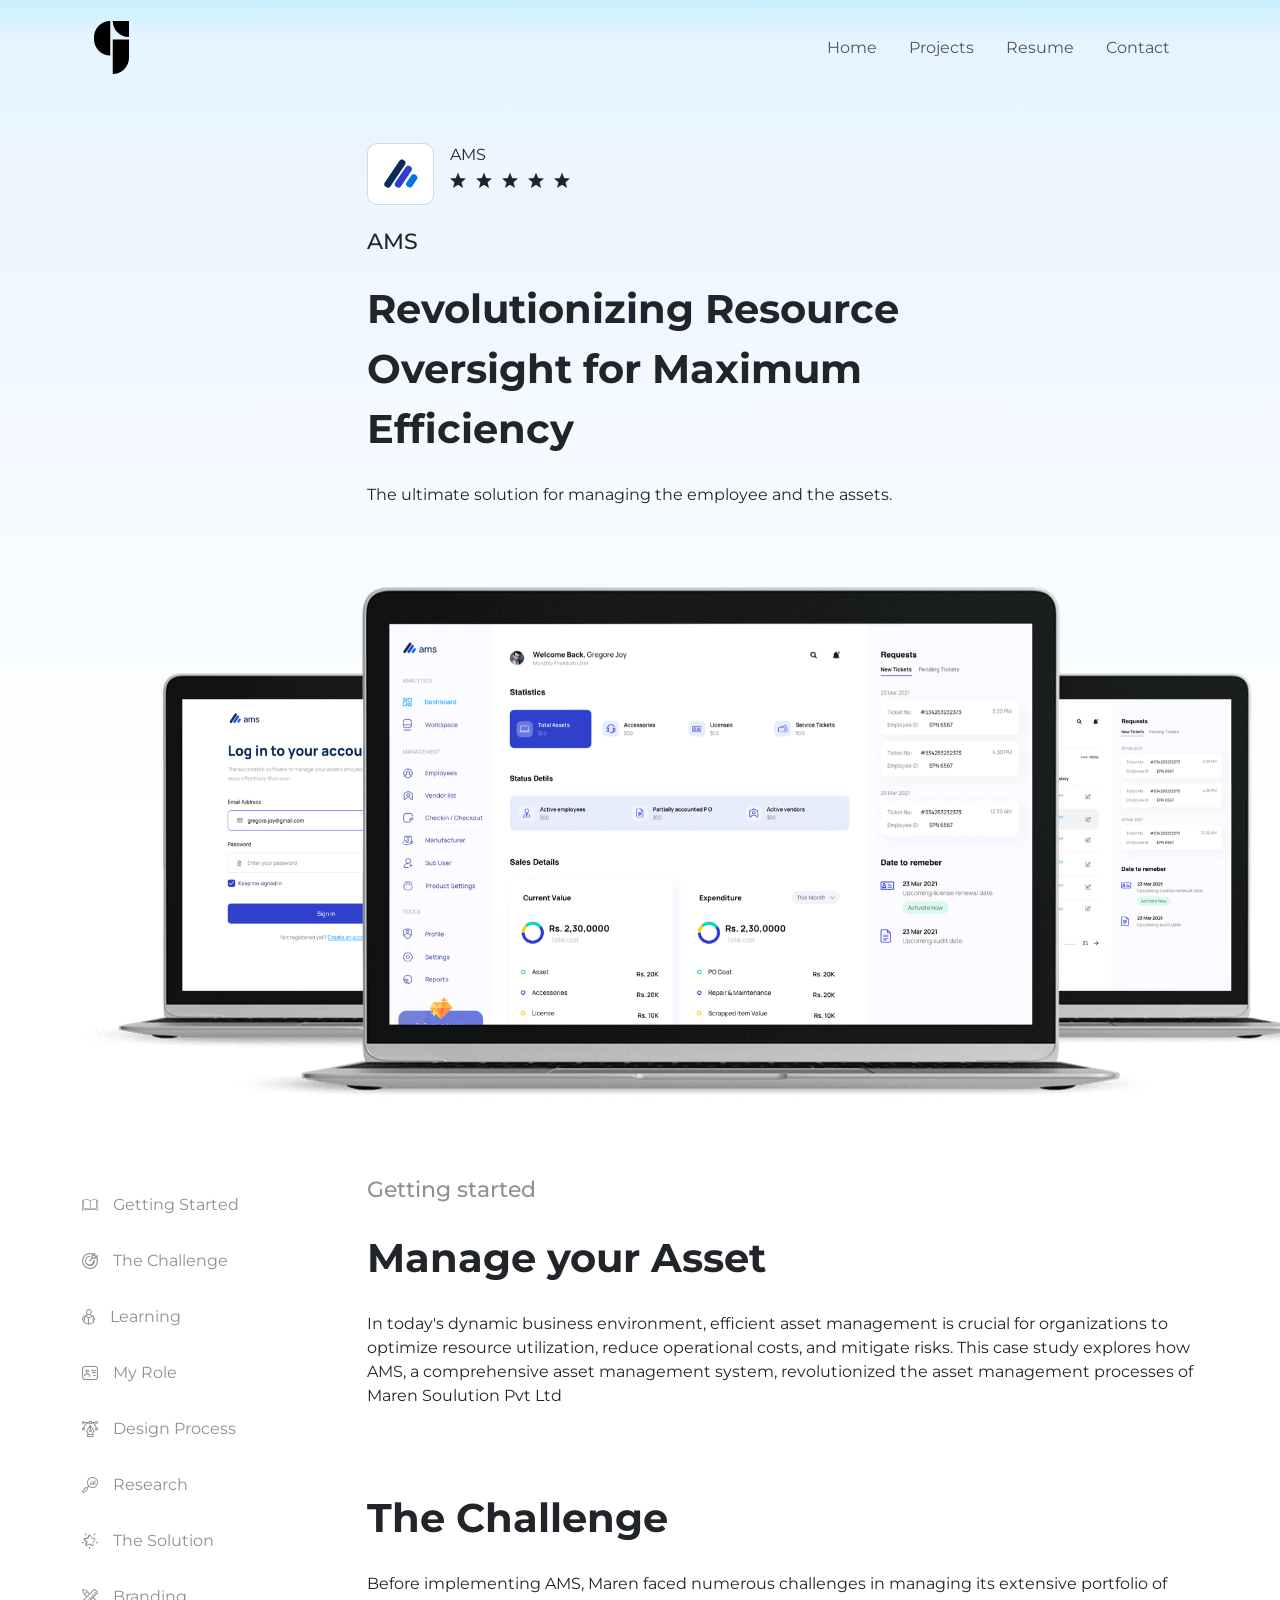
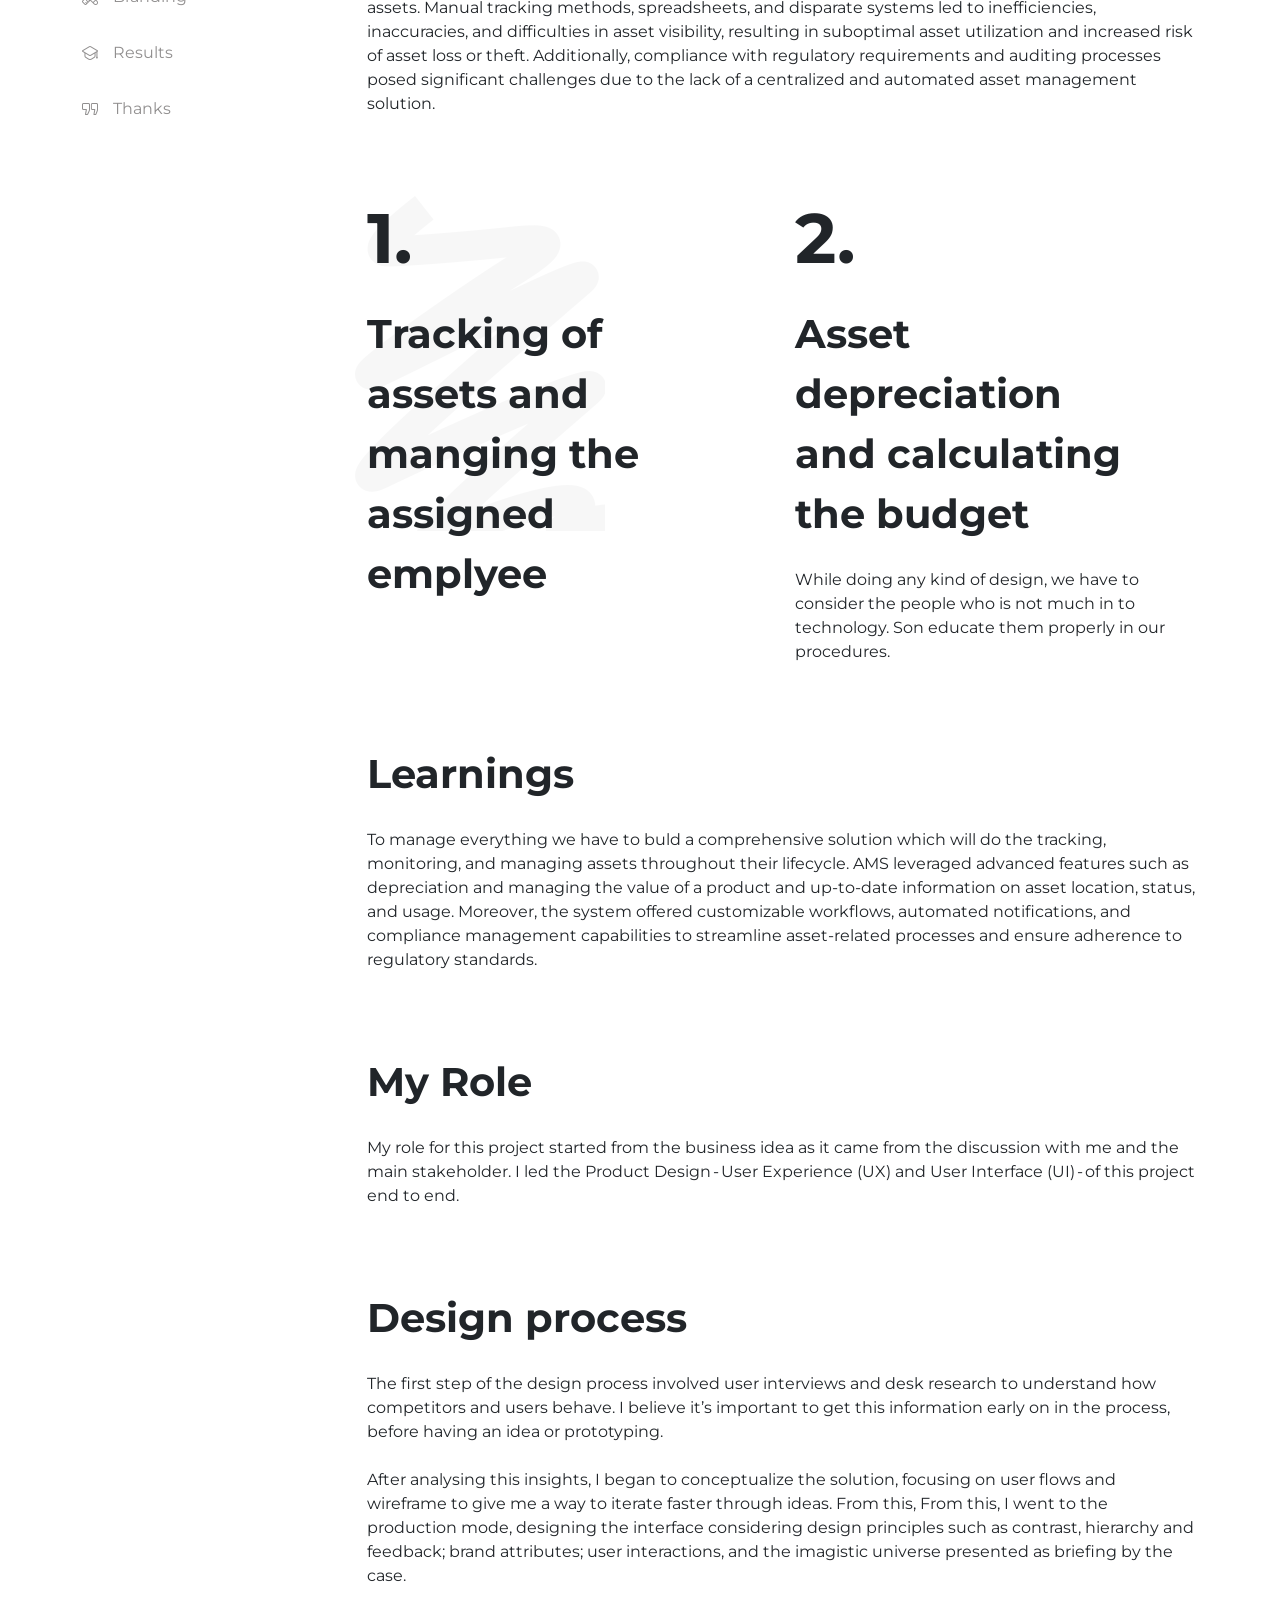
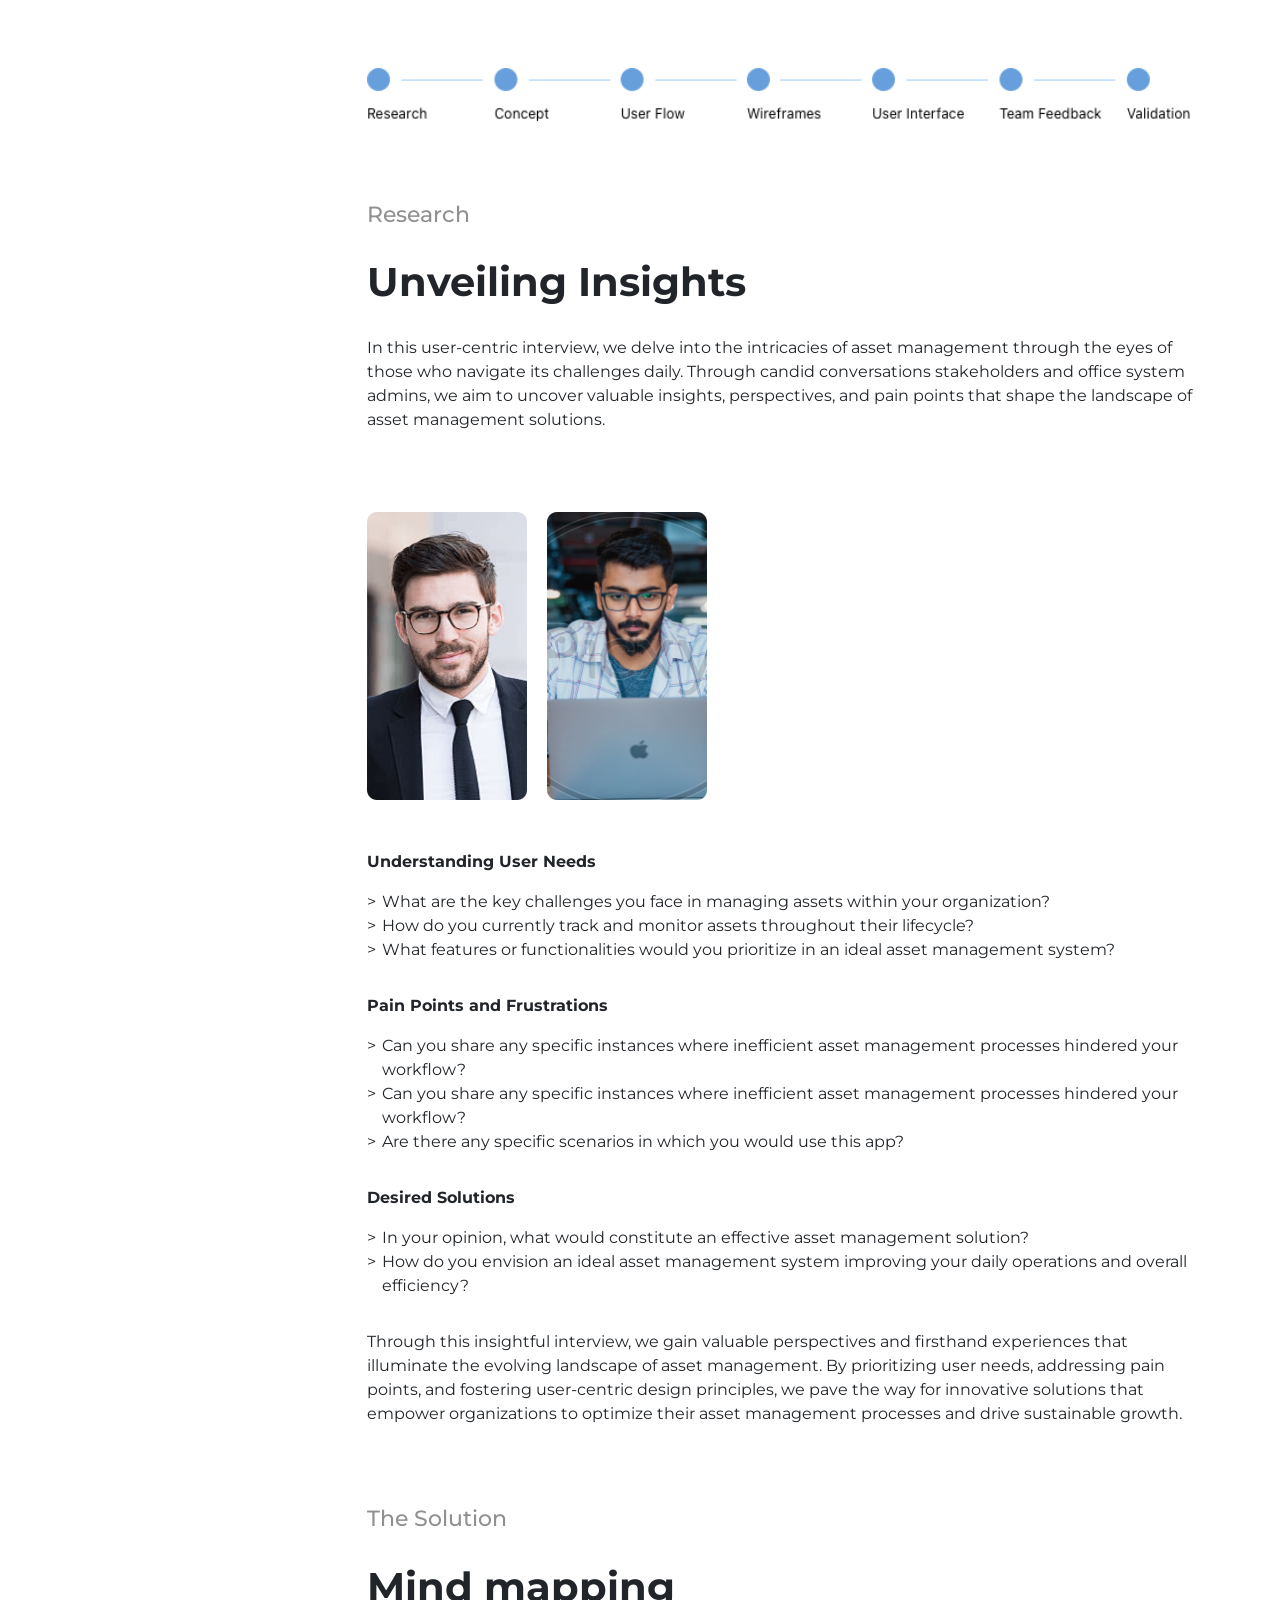
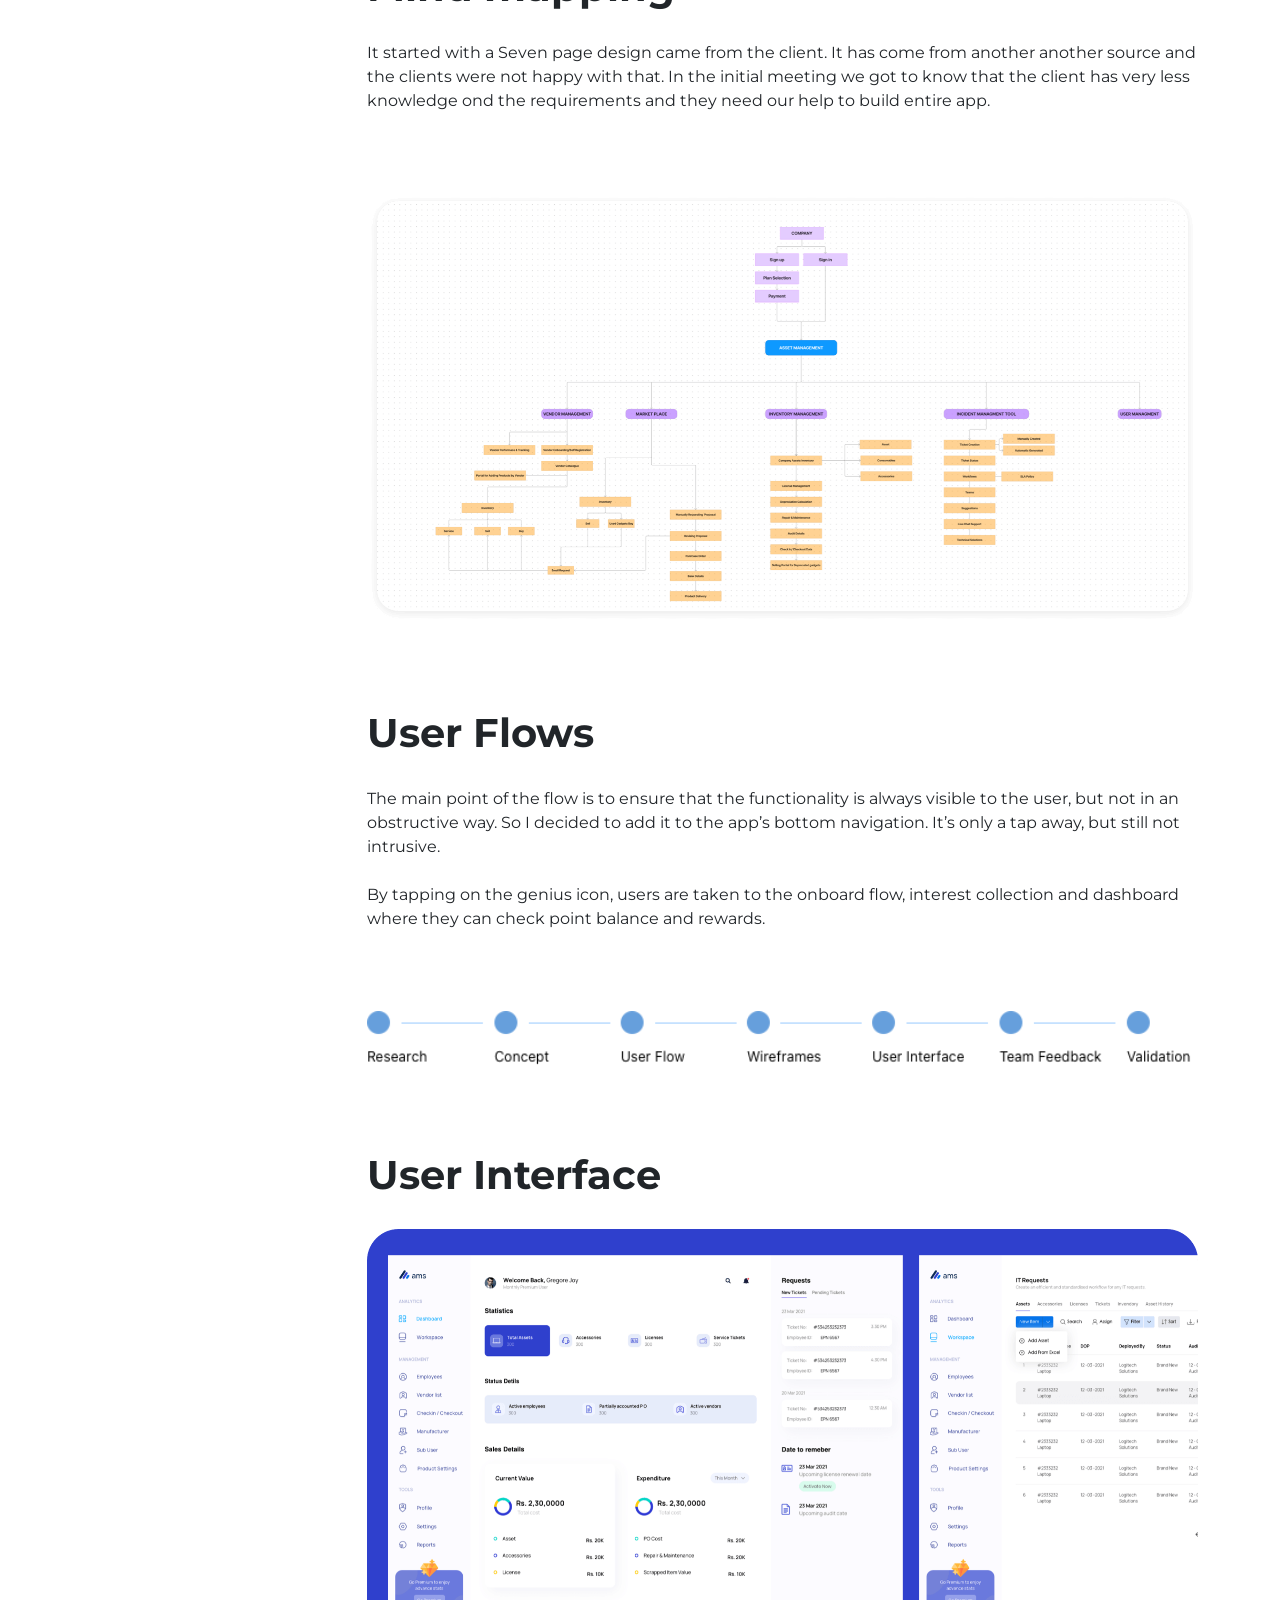
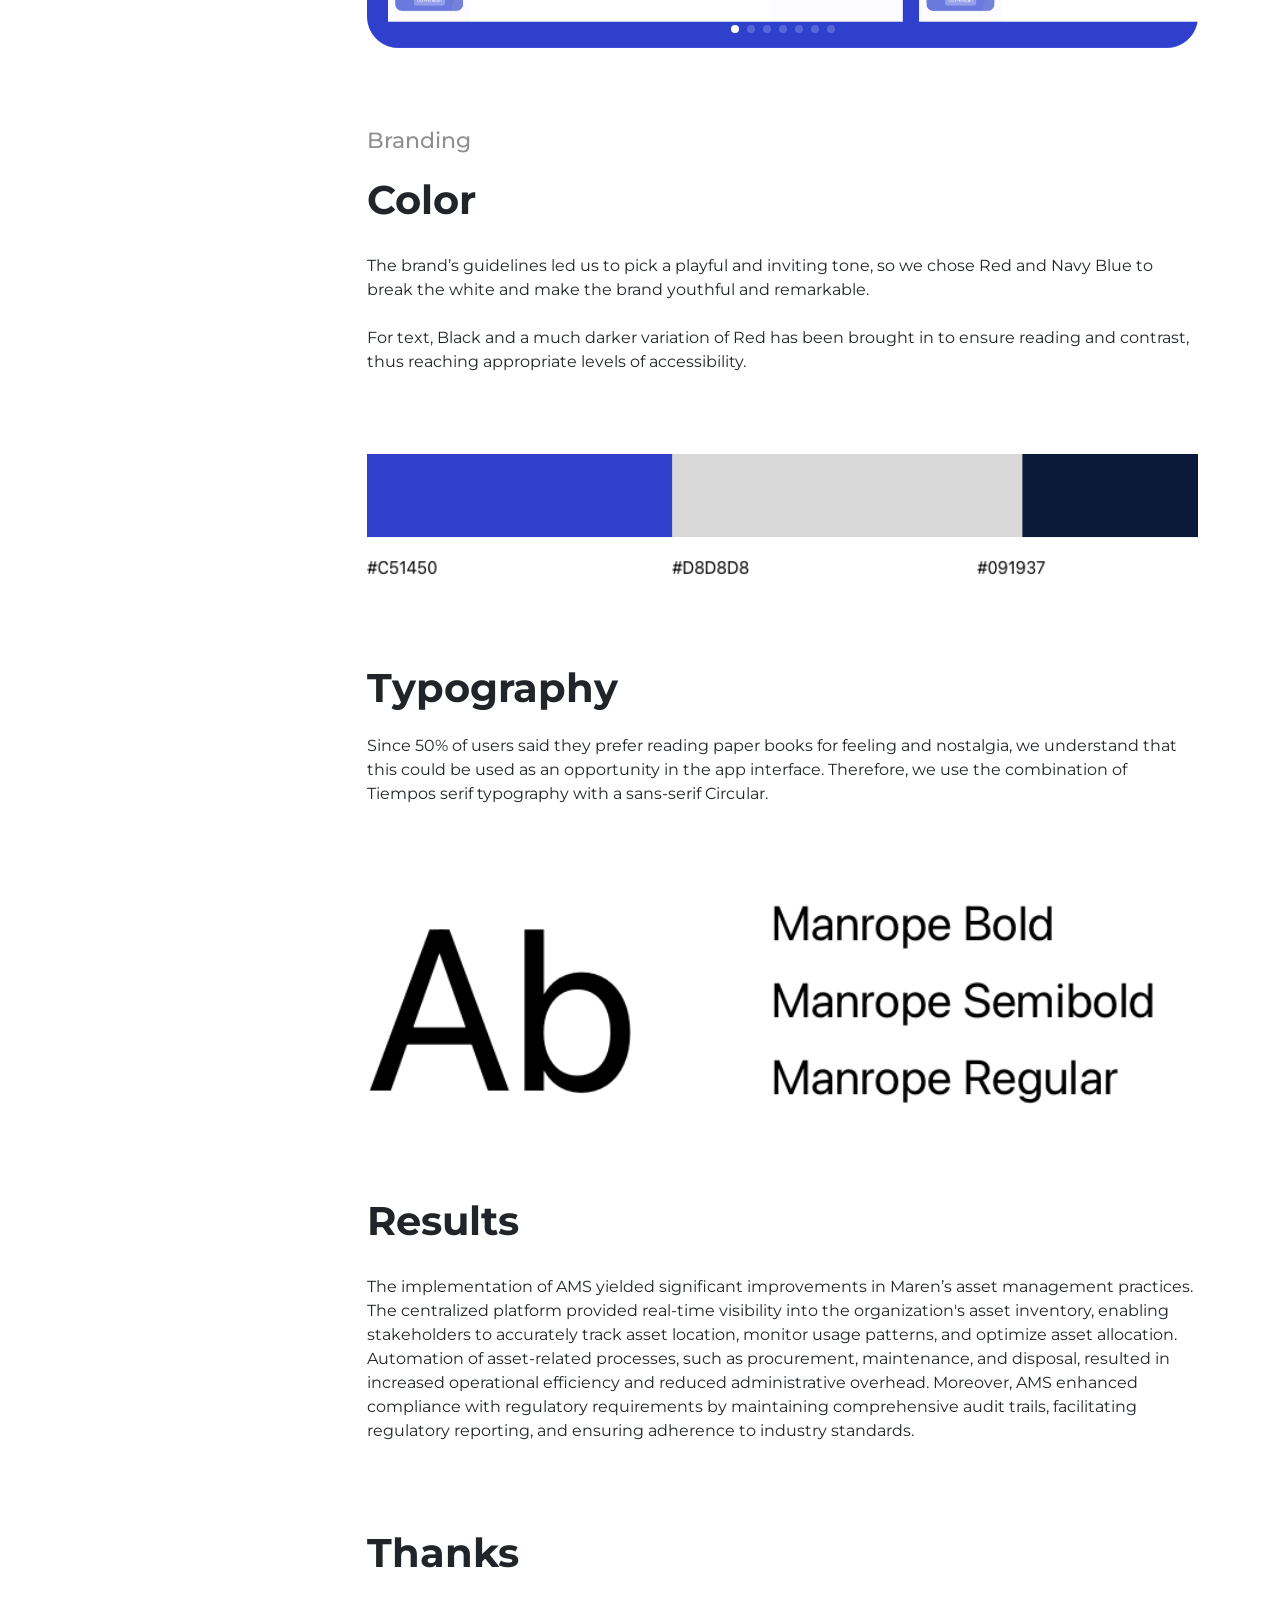
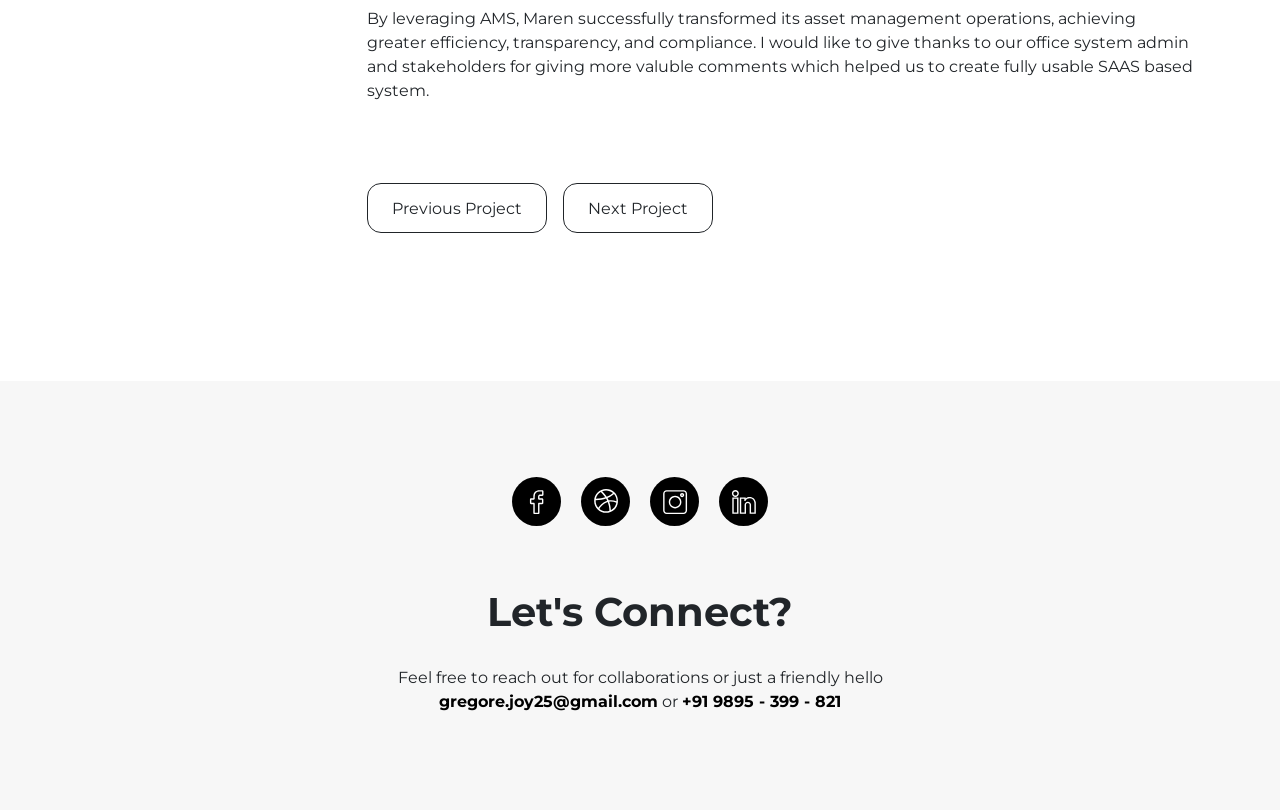
<file: ams.html>
<!DOCTYPE html>
<html lang="en">

<head>
    <meta charset="UTF-8">
    <meta
        content='width=device-width, initial-scale=1, maximum-scale=1, minimum-scale=1, user-scalable=0, user-scalable=no, shrink-to-fit=no'
        name='viewport' />
    <title>Gregore Joy</title>
    <link href="https://cdn.jsdelivr.net/npm/bootstrap@5.3.3/dist/css/bootstrap.min.css" rel="stylesheet"
        integrity="sha384-QWTKZyjpPEjISv5WaRU9OFeRpok6YctnYmDr5pNlyT2bRjXh0JMhjY6hW+ALEwIH" crossorigin="anonymous">
    <link rel="stylesheet" href="https://cdn.jsdelivr.net/npm/swiper@11/swiper-bundle.min.css" />
    <link rel="stylesheet" href="css/icomoon/style.css">
    <link rel="stylesheet" href="css/style.css">
</head>

<body class="body-bg body-bg-ams">
    <header class="header">
        <div class="container">
            <nav class="navbar navbar-expand-lg bg-body-tertiary">
                <div class="container-fluid">
                    <a class="navbar-brand" href="index.html"><img src="img/logo.svg" alt="logo" /></a>
                    <button class="navbar-toggler" type="button" data-bs-toggle="collapse"
                        data-bs-target="#navbarSupportedContent" aria-controls="navbarSupportedContent"
                        aria-expanded="false" aria-label="Toggle navigation">
                        <span class="navbar-toggler-icon"></span>
                    </button>
                    <div class="collapse navbar-collapse" id="navbarSupportedContent">
                        <ul class="navbar-nav ms-auto mb-2 mb-lg-0">
                            <li class="nav-item">
                                <a class="nav-link" aria-current="page" href="index.html">Home</a>
                            </li>
                            <li class="nav-item">
                                <a class="nav-link" href="projects.html">Projects</a>
                            </li>
                            <li class="nav-item">
                                <a class="nav-link" href="resume.html">Resume</a>
                            </li>
                            <li class="nav-item">
                                <a class="nav-link" href="contactus.html">Contact</a>
                            </li>
                        </ul>
                    </div>
                </div>
            </nav>
        </div>
    </header>
    <main>
        <div class="glutfit-proj-bg">
            <div class="container">
                <div class="row">
                    <div class="col-12 col-md-3">
                        &nbsp;&nbsp;&nbsp;
                    </div>
                    <div class="col-12 col-md-9">
                        <div class="d-flex gap-3">
                            <img src="img/ams-logo.svg" alt="ams logo" class="logo-brdr" />
                            <div class="d-flex flex-column">
                                <p class="card-title">AMS</p>
                                <div class="star-rating">
                                    <i class="icon-rating"></i>
                                    <i class="icon-rating"></i>
                                    <i class="icon-rating"></i>
                                    <i class="icon-rating"></i>
                                    <i class="icon-rating"></i>
                                </div>
                            </div>
                        </div>
                        <h6 class="mt-4">AMS</h6>
                        <h3 class="mt-4">Revolutionizing Resource
                            <span class="d-block">
                                Oversight for Maximum</span>
                            Efficiency
                        </h3>
                        <p class="mt-4 mb-5">The ultimate solution for managing the employee and the assets.</p>

                    </div>
                </div>
                <img src="img/ams-app2.png" alt="sanar app" class="mb-5 app-img" />

            </div>
        </div>
        <div class="container">
            <div class="row">
                <div class="col-md-3 col-12">
                    <div id="simple-list-example" class="nav-fixed">
                        <a href="#gettingStart"><i class="icon-book"></i> Getting Started </a>
                        <a href="#theChallenge"><i class="icon-target"></i> The Challenge</a>
                        <a href="#learning"><i class="icon-reading-book"></i> Learning</a>
                        <a href="#myRole"><i class="icon-card"></i> My Role</a>
                        <a href="#designProcess"><i class="icon-vector"></i> Design Process</a>
                        <a href="#research"><i class="icon-analytics"></i> Research</a>
                        <a href="#theSolution"><i class="icon-star"></i> The Solution</a>
                        <a href="#branding"><i class="icon-design"></i> Branding</a>
                        <a href="#results"><i class="icon-graduation"></i> Results</a>
                        <a href="#thanks"><i class="icon-quotation"></i> Thanks</a>
                    </div>
                </div>
                <div class="col-md-9 col-12">
                    <div data-bs-spy="scroll" data-bs-target="#simple-list-example" data-bs-offset="90vh"
                        data-bs-smooth-scroll="true" class="scrollspy-example" tabindex="0">

                        <div id="gettingStart">
                            <h6 class="gray-text">Getting started</h6>
                            <h3 class="mt-4">Manage your Asset</h3>
                            <p class="mt-4">In today's dynamic business environment, efficient asset management is
                                crucial for organizations to optimize resource utilization, reduce operational costs,
                                and mitigate risks. This case study explores how AMS, a comprehensive asset management
                                system, revolutionized the asset management processes of Maren Soulution Pvt Ltd</p>
                        </div>
                        <div id="theChallenge" class="mt-5">
                            <h3>The Challenge</h3>
                            <p class="mt-4">Before implementing AMS, Maren faced numerous challenges in managing its
                                extensive portfolio of assets. Manual tracking methods, spreadsheets, and disparate
                                systems led to inefficiencies, inaccuracies, and difficulties in asset visibility,
                                resulting in suboptimal asset utilization and increased risk of asset loss or theft.
                                Additionally, compliance with regulatory requirements and auditing processes posed
                                significant challenges due to the lack of a centralized and automated asset management
                                solution.</p>
                            <div class="row mt-5">
                                <div class="col-md-6 zigzag">
                                    <h2>1.</h2>
                                    <h3 class="mt-4 mb-4">Tracking of
                                        <span class="d-block">assets and</span>
                                        <span class="d-block">manging the</span>
                                        <span class="d-block">assigned</span>
                                        emplyee
                                    </h3>
                                </div>
                                <div class="col-md-6">
                                    <h2>2.</h2>
                                    <h3 class="mt-4 mb-4">Asset
                                        <span class="d-block">depreciation</span>
                                        <span class="d-block">and calculating</span>
                                        the budget
                                    </h3>
                                    <p>While doing any kind of design, we have to consider the people who is not much in
                                        to technology. Son educate them properly in our procedures.</p>
                                </div>
                            </div>
                        </div>
                        <div id="learning" class="mt-5">
                            <h3>Learnings</h3>
                            <p class="mt-4">To manage everything we have to buld a comprehensive solution which will do
                                the tracking, monitoring, and managing assets throughout their lifecycle. AMS leveraged
                                advanced features such as depreciation and managing the value of a product and
                                up-to-date information on asset location, status, and usage. Moreover, the system
                                offered customizable workflows, automated notifications, and compliance management
                                capabilities to streamline asset-related processes and ensure adherence to regulatory
                                standards.</p>
                        </div>
                        <div id="myRole" class="mt-5">
                            <h3>My Role</h3>
                            <p class="mt-4 mb-4">My role for this project started from the business idea as it came from
                                the discussion with me and the main stakeholder. I led the Product Design - User
                                Experience (UX) and User Interface (UI) - of this project end to end.</p>
                        </div>
                        <div id="designProcess" class="mt-5">
                            <h3>Design process</h3>
                            <p class="mt-4 mb-4">The first step of the design process involved user interviews and desk
                                research to understand how competitors and users behave. I believe it’s important to get
                                this information early on in the process, before having an idea or prototyping.
                            </p>
                            <p>After analysing this insights, I began to conceptualize the solution, focusing on user
                                flows and wireframe to give me a way to iterate faster through ideas. From this, From
                                this, I went to the production mode, designing the interface considering design
                                principles such as contrast, hierarchy and feedback; brand attributes; user
                                interactions, and the imagistic universe presented as briefing by the case.</p>
                            <img src="img/design-process-ams.png" alt="tools" class="mt-5 w-100" />
                        </div>
                        <div id="research" class="mt-5">
                            <h6 class="gray-text">Research</h6>
                            <h3 class="mt-4">Unveiling Insights</h3>
                            <p class="mt-4 mb-4">In this user-centric interview, we delve into the intricacies of asset
                                management through the eyes of those who navigate its challenges daily. Through candid
                                conversations stakeholders and office system admins, we aim to uncover valuable
                                insights, perspectives, and pain points that shape the landscape of asset management
                                solutions.</p>

                            <div class="my-team my-team3 mt-5">
                                <figure>
                                    <img src="img/research.png" alt="team" />
                                </figure>
                                <figure>
                                    <img src="img/research1.png" alt="team" />
                                </figure>
                            </div>


                            <div class="user-inter">
                                <strong>Understanding User Needs</strong>
                                <p class="mt-3"> What are the key challenges you face in managing assets within your
                                    organization?
                                </p>
                                <p> How do you currently track and monitor assets throughout their lifecycle?
                                </p>
                                <p> What features or functionalities would you prioritize in an ideal asset management
                                    system?</p>
                            </div>
                            <div class="user-inter">
                                <strong>Pain Points and Frustrations</strong>
                                <p class="mt-3"> Can you share any specific instances where inefficient asset management
                                    processes hindered
                                    your workflow?
                                </p>
                                <p> Can you share any specific instances where inefficient asset management processes
                                    hindered
                                    your workflow?
                                </p>
                                <p> Are there any specific scenarios in which you would use this app?</p>
                            </div>
                            <div class="user-inter">
                                <strong>Desired Solutions</strong>
                                <p class="mt-3"> In your opinion, what would constitute an effective asset management
                                    solution?
                                </p>
                                <p> How do you envision an ideal asset management system improving your daily operations
                                    and
                                    overall efficiency?</p>
                            </div>
                            <p>Through this insightful interview, we gain valuable perspectives and firsthand
                                experiences that illuminate the evolving landscape of asset management. By prioritizing
                                user needs, addressing pain points, and fostering user-centric design principles, we
                                pave the way for innovative solutions that empower organizations to optimize their asset
                                management processes and drive sustainable growth.</p>
                        </div>
                        <div id="theSolution" class="mt-5">
                            <h6 class="gray-text">The Solution</h6>
                            <h3 class="mt-4">Mind mapping</h3>
                            <p class="mt-4 mb-4">It started with a Seven page design came from the client. It has come
                                from another another source and the clients were not happy with that. In the initial
                                meeting we got to know that the client has very less knowledge ond the requirements and
                                they need our help to build entire app.</p>
                            <img src="img/mind-map.png" alt="mind" class="mt-5 d-block w-100" />

                            <h3 class="mt-5">User Flows</h3>
                            <p class="mt-4 mb-4">The main point of the flow is to ensure that the functionality is
                                always visible to the user, but not in an obstructive way. So I decided to add it to the
                                app’s bottom navigation. It’s only a tap away, but still not intrusive.
                            </p>
                            <p>By tapping on the genius icon, users are taken to the onboard flow, interest collection
                                and dashboard where they can check point balance and rewards.</p>
                            <img src="img/design-process-ams.png" alt="mind" class="mt-5 w-100" />
                            <h3 class="mt-5">User Interface</h3>
                            <div class="swiper mySwiper mt-4">
                                <div class="swiper-wrapper">
                                    <div class="swiper-slide">
                                        <img src="img/user-interface-ams.png" alt="mind" class="d-block w-100" />
                                    </div>
                                    <div class="swiper-slide">
                                        <img src="img/user-interface-ams1.png" alt="mind" class="d-block w-100" />
                                    </div>
                                    <div class="swiper-slide">
                                        <img src="img/user-interface-ams2.png" alt="mind" class="d-block w-100" />
                                    </div>
                                    <div class="swiper-slide">
                                        <img src="img/user-interface-ams3.png" alt="mind" class="d-block w-100" />
                                    </div>
                                    <div class="swiper-slide">
                                        <img src="img/user-interface-ams4.png" alt="mind" class="d-block w-100" />
                                    </div>
                                    <div class="swiper-slide">
                                        <img src="img/user-interface-ams5.png" alt="mind" class="d-block w-100" />
                                    </div>
                                    <div class="swiper-slide">
                                        <img src="img/user-interface-ams6.png" alt="mind" class="d-block w-100" />
                                    </div>
                                </div>
                                <div class="swiper-pagination"></div>
                            </div>
                        </div>
                        <div id="branding" class="mt-5">
                            <h6 class="gray-text">Branding</h6>
                            <h3 class="mt-3">Color</h3>
                            <p class="mt-4 mb-4">The brand’s guidelines led us to pick a playful and inviting tone, so
                                we chose Red and Navy Blue to break the white and make the brand youthful and
                                remarkable.
                            </p>
                            <p>For text, Black and a much darker variation of Red has been brought in to ensure reading
                                and contrast, thus reaching appropriate levels of accessibility.</p>
                            <img src="img/color-ams.png" alt="tools" class="mt-5 d-block w-100" />
                            <h3 class="mt-5">Typography</h3>
                            <p class="mt-3">Since 50% of users said they prefer reading paper books for feeling and
                                nostalgia, we understand that this could be used as an opportunity in the app interface.
                                Therefore, we use the combination of Tiempos serif typography with a sans-serif
                                Circular.</p>
                            <img src="img/typography-ams.png" alt="tools" class="mt-5 d-block w-100" />

                        </div>
                        <div id="results" class="mt-5">
                            <h3>Results</h3>
                            <p class="mt-4 mb-4">The implementation of AMS yielded significant improvements in Maren’s
                                asset management practices. The centralized platform provided real-time visibility into
                                the organization's asset inventory, enabling stakeholders to accurately track asset
                                location, monitor usage patterns, and optimize asset allocation. Automation of
                                asset-related processes, such as procurement, maintenance, and disposal, resulted in
                                increased operational efficiency and reduced administrative overhead. Moreover, AMS
                                enhanced compliance with regulatory requirements by maintaining comprehensive audit
                                trails, facilitating regulatory reporting, and ensuring adherence to industry standards.
                            </p>
                        </div>
                        <div id="thanks" class="mt-5">
                            <h3>Thanks</h3>
                            <p class="mt-4 mb-4">By leveraging AMS, Maren successfully transformed its asset management
                                operations, achieving greater efficiency, transparency, and compliance. I would like to
                                give thanks to our office system admin and stakeholders for giving more valuble comments
                                which helped us to create fully usable SAAS based system.</p>
                        </div>
                        <div class="mt-5 d-flex align-items-center gap-3 ">
                            <a href="notewhisper.html" class="btn btn-outline-dark px-4" type="button">
                                Previous Project
                            </a>
                            <a href="gstore.html" class="btn btn-outline-dark  px-4" type="button">
                                Next Project
                            </a>
                        </div>
                    </div>
                </div>
            </div>
        </div>
    </main>
    <footer class="footer">
        <div class="container">

            <div class="social">
                <a href="https://m.facebook.com/profile.php?id=100001718047666&name=xhp_nt__fb__action__open_user"
                    target="_blank">
                    <img src="img/fb.svg" alt="fb" />
                </a>
                <a href="https://dribbble.com/Gregore" target="_blank">
                    <img src="img/dribbble.svg" alt="dribbble" />
                </a>
                <a href="https://www.instagram.com/gregore.joy/" target="_blank">
                    <img src="img/instagram.svg" alt="instagram" />
                </a>
                <a href="https://www.linkedin.com/in/gregore-joy-69945725/" target="_blank">
                    <img src="img/linkdin.svg" alt="linkedin" />
                </a>
            </div>
            <h3>Let's Connect?</h3>
            <p>Feel free to reach out for collaborations or just a friendly hello</p> <a
                href="mailto:gregore.joy25@gmail.com" target="_blank">
                <strong>gregore.joy25@gmail.com</strong></a> or <a href="https://wa.me/9895399821"
                target="_blank"><strong>+91 9895 - 399 - 821</strong></a>
        </div>
    </footer>
    <script src="https://cdn.jsdelivr.net/npm/bootstrap@5.3.3/dist/js/bootstrap.bundle.min.js"
        integrity="sha384-YvpcrYf0tY3lHB60NNkmXc5s9fDVZLESaAA55NDzOxhy9GkcIdslK1eN7N6jIeHz"
        crossorigin="anonymous"></script>
    <script src="https://cdn.jsdelivr.net/npm/swiper@11/swiper-bundle.min.js"></script>
    <script>
        var swiper = new Swiper(".mySwiper", {
            spaceBetween: 30,
            centeredSlides: true,
            autoplay: {
                delay: 2500,
                disableOnInteraction: false,
            },
            pagination: {
                el: ".swiper-pagination",
                clickable: true,
            },
        });
    </script>
</body>

</html>
</file>
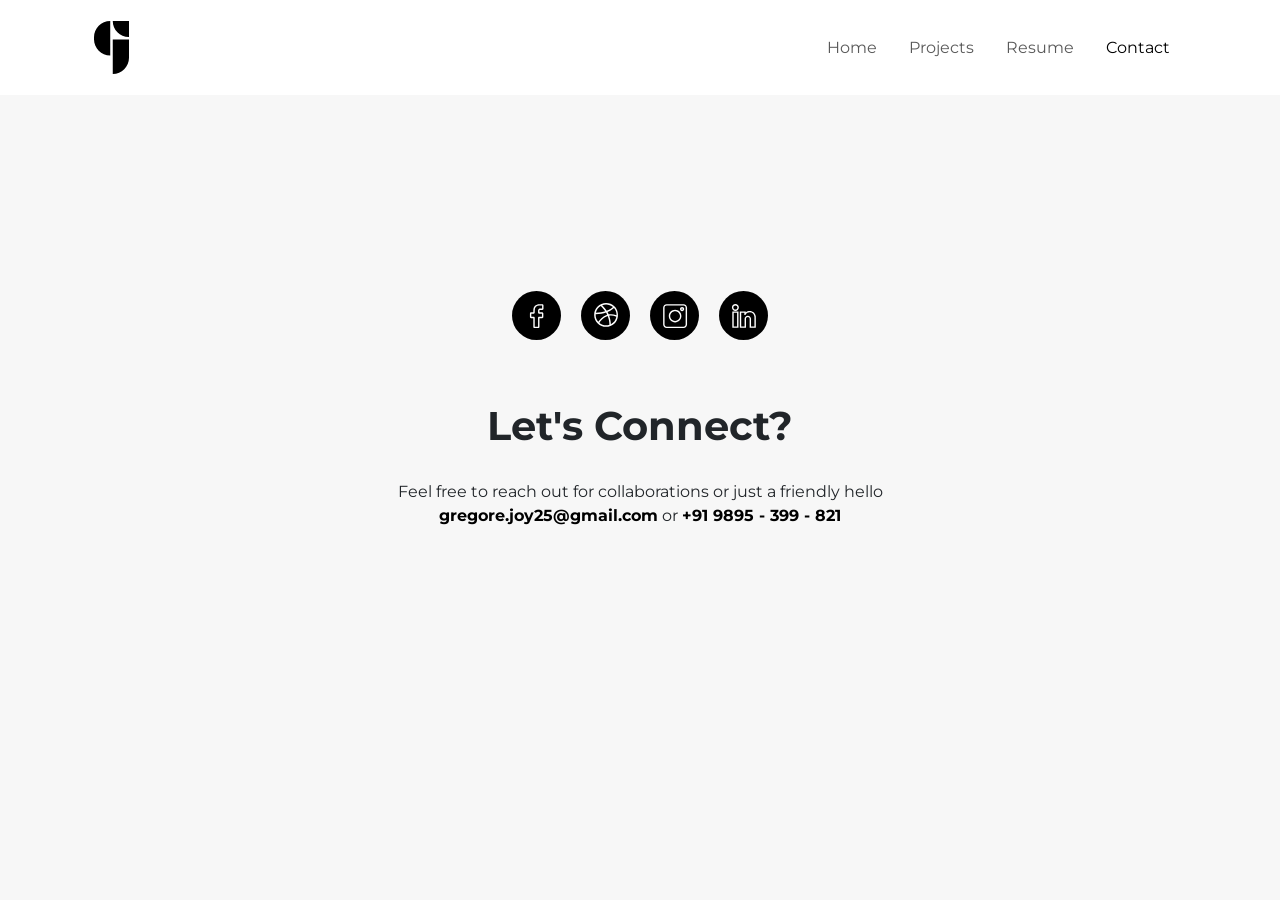
<file: contactus.html>
<!DOCTYPE html>
<html lang="en">
<head>
	<meta charset="UTF-8">
    <meta content='width=device-width, initial-scale=1, maximum-scale=1, minimum-scale=1, user-scalable=0, user-scalable=no, shrink-to-fit=no' name='viewport' />
    <title>Gregore Joy</title>
    <link href="https://cdn.jsdelivr.net/npm/bootstrap@5.3.3/dist/css/bootstrap.min.css" rel="stylesheet" integrity="sha384-QWTKZyjpPEjISv5WaRU9OFeRpok6YctnYmDr5pNlyT2bRjXh0JMhjY6hW+ALEwIH" crossorigin="anonymous">
    
	<link rel="stylesheet" href="css/icomoon/style.css">
	<link rel="stylesheet" href="css/style.css">
</head>
<body>
    <header class="header sticky-top">
        <div class="container">
            <nav class="navbar navbar-expand-lg bg-body-tertiary">
                <div class="container-fluid">
                    <a class="navbar-brand" href="index.html"><img src="img/logo.svg" alt="logo" /></a>
                    <button class="navbar-toggler" type="button" data-bs-toggle="collapse" data-bs-target="#navbarSupportedContent" aria-controls="navbarSupportedContent" aria-expanded="false" aria-label="Toggle navigation">
                    <span class="navbar-toggler-icon"></span>
                    </button>
                    <div class="collapse navbar-collapse" id="navbarSupportedContent">
                    <ul class="navbar-nav ms-auto mb-2 mb-lg-0">
                        <li class="nav-item">
                        <a class="nav-link" href="index.html">Home</a>
                        </li>
                        <li class="nav-item">
                        <a class="nav-link" href="projects.html">Projects</a>
                        </li>
                        <li class="nav-item">
                        <a class="nav-link" href="resume.html">Resume</a>
                        </li>
                        <li class="nav-item">
                        <a class="nav-link active" href="contactus.html">Contact</a>
                        </li>
                    </ul>
                    </div>
                </div>
            </nav>
        </div>
    </header>
    <footer class="footer">
        <div class="container">
            
            <div class="social">
                <a href="https://m.facebook.com/profile.php?id=100001718047666&name=xhp_nt__fb__action__open_user" target="_blank">
                    <img src="img/fb.svg" alt="fb" />
                </a>
                <a href="https://dribbble.com/Gregore" target="_blank">
                    <img src="img/dribbble.svg" alt="dribbble" />
                </a>
                <a href="https://www.instagram.com/gregore.joy/" target="_blank">
                    <img src="img/instagram.svg" alt="instagram" />
                </a>
                <a href="https://www.linkedin.com/in/gregore-joy-69945725/" target="_blank">
                    <img src="img/linkdin.svg" alt="linkedin" />
                </a>
            </div>
            <h3>Let's Connect?</h3>
            <p>Feel free to reach out for collaborations or just a friendly hello</p> <a href="mailto:gregore.joy25@gmail.com" target="_blank">
            <strong>gregore.joy25@gmail.com</strong></a> or <a href="https://wa.me/9895399821" target="_blank"><strong>+91 9895 - 399 - 821</strong></a>
        </div>
    </footer>
    <script src="https://cdn.jsdelivr.net/npm/bootstrap@5.3.3/dist/js/bootstrap.bundle.min.js" integrity="sha384-YvpcrYf0tY3lHB60NNkmXc5s9fDVZLESaAA55NDzOxhy9GkcIdslK1eN7N6jIeHz" crossorigin="anonymous"></script>
</body>
</html>
</file>
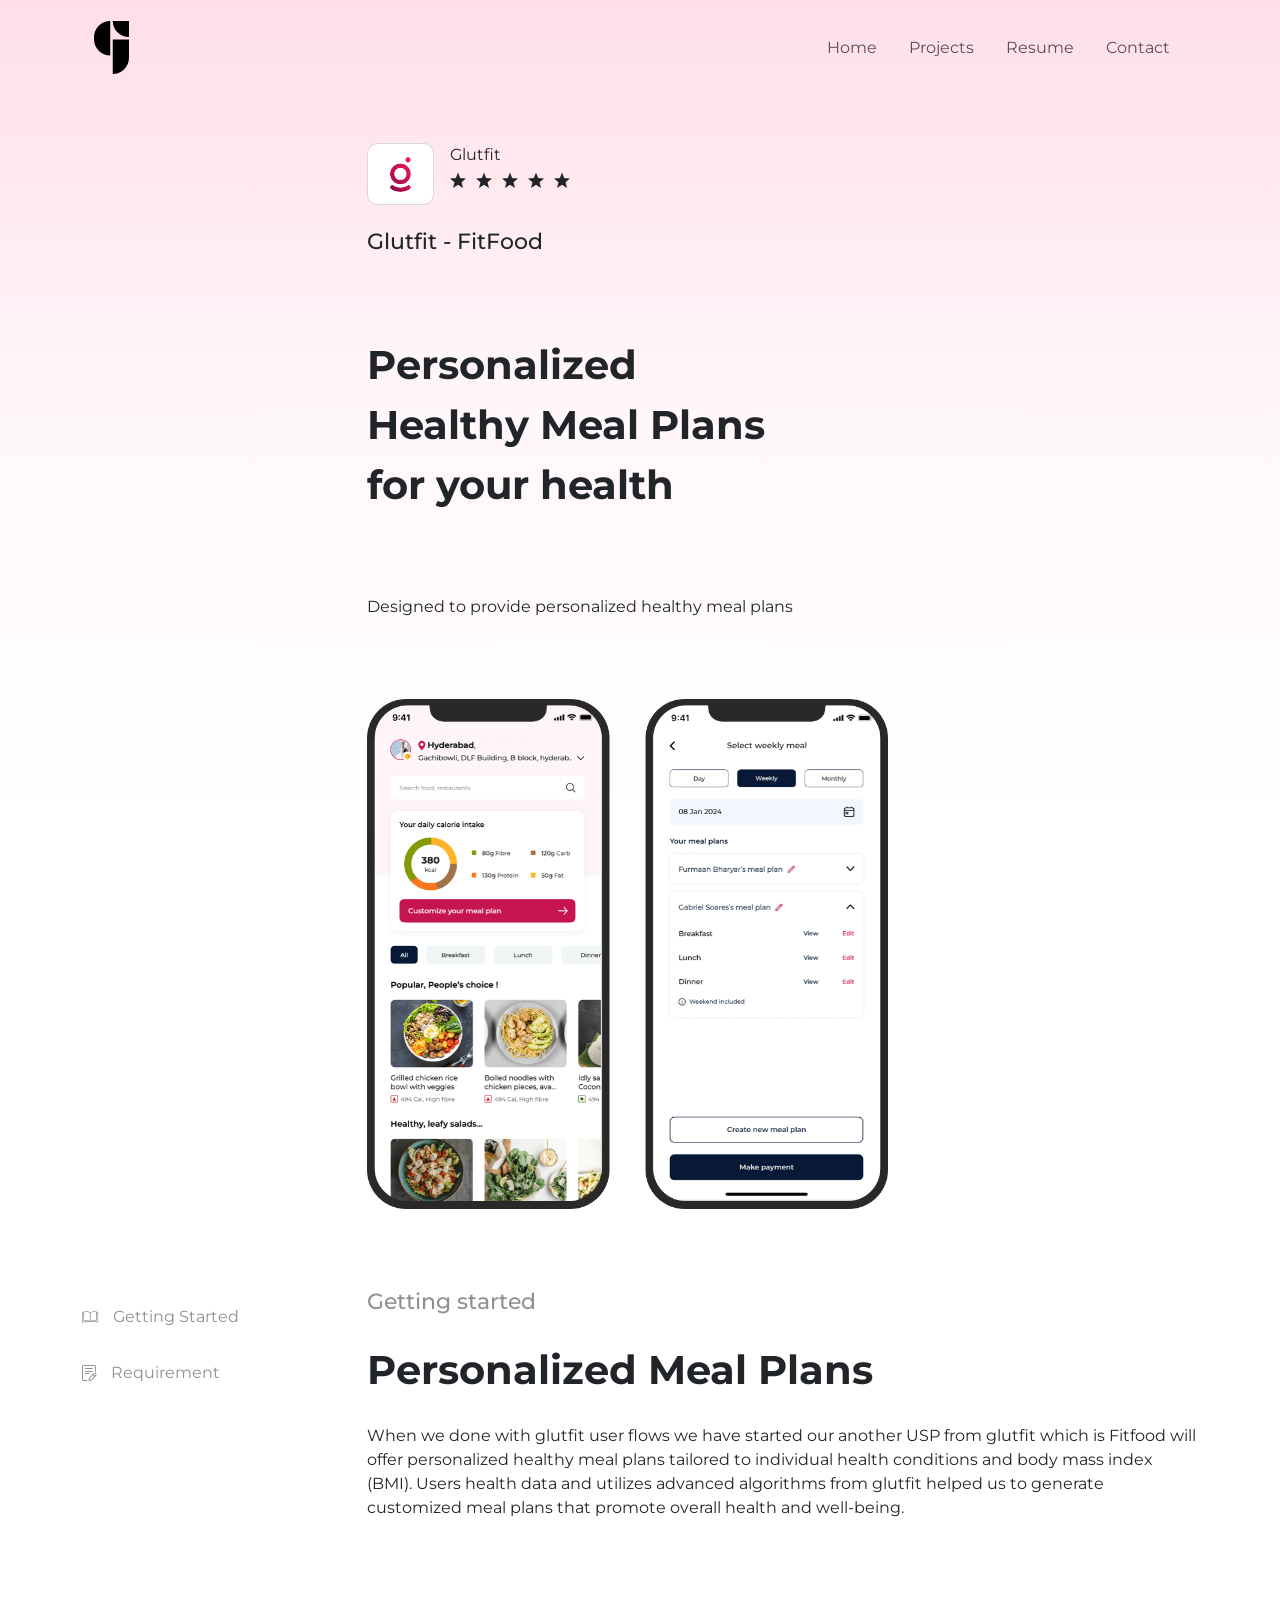
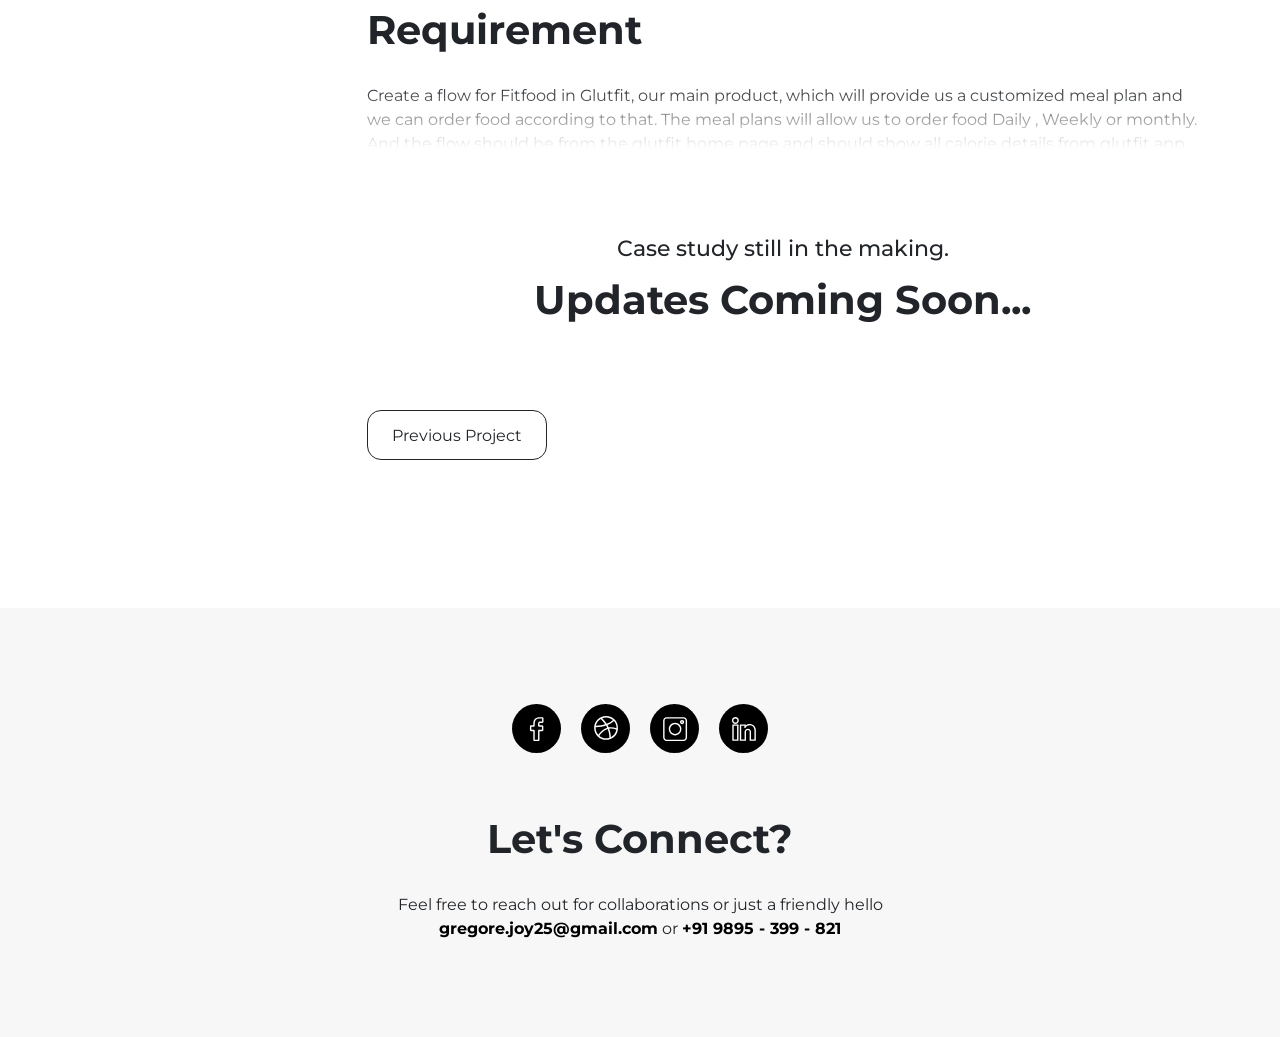
<file: fitfood.html>
<!DOCTYPE html>
<html lang="en">
<head>
	<meta charset="UTF-8">
    <meta content='width=device-width, initial-scale=1, maximum-scale=1, minimum-scale=1, user-scalable=0, user-scalable=no, shrink-to-fit=no' name='viewport' />
    <title>Gregore Joy</title>
    <link href="https://cdn.jsdelivr.net/npm/bootstrap@5.3.3/dist/css/bootstrap.min.css" rel="stylesheet" integrity="sha384-QWTKZyjpPEjISv5WaRU9OFeRpok6YctnYmDr5pNlyT2bRjXh0JMhjY6hW+ALEwIH" crossorigin="anonymous">
    
	<link rel="stylesheet" href="css/icomoon/style.css">
	<link rel="stylesheet" href="css/style.css">
</head>
<body class="body-bg body-bg-glutfit">
    <header class="header">
        <div class="container">
            <nav class="navbar navbar-expand-lg bg-body-tertiary">
                <div class="container-fluid">
                    <a class="navbar-brand" href="index.html"><img src="img/logo.svg" alt="logo" /></a>
                    <button class="navbar-toggler" type="button" data-bs-toggle="collapse" data-bs-target="#navbarSupportedContent" aria-controls="navbarSupportedContent" aria-expanded="false" aria-label="Toggle navigation">
                    <span class="navbar-toggler-icon"></span>
                    </button>
                    <div class="collapse navbar-collapse" id="navbarSupportedContent">
                    <ul class="navbar-nav ms-auto mb-2 mb-lg-0">
                        <li class="nav-item">
                        <a class="nav-link" aria-current="page" href="index.html">Home</a>
                        </li>
                        <li class="nav-item">
                        <a class="nav-link" href="projects.html">Projects</a>
                        </li>
                        <li class="nav-item">
                        <a class="nav-link" href="resume.html">Resume</a>
                        </li>
                        <li class="nav-item">
                        <a class="nav-link" href="contactus.html">Contact</a>
                        </li>
                    </ul>
                    </div>
                </div>
            </nav>
        </div>
    </header>
    <main>
        <div class="glutfit-proj-bg">
            <div class="container">
                <div class="row">
                    <div class="col-12 col-md-3">
                        &nbsp;&nbsp;&nbsp;
                    </div>
                    <div class="col-12 col-md-9">
                        <div class="d-flex gap-3">
                            <img src="img/glutfit-logo.svg" alt="Glutfit logo" class="logo-brdr" />
                            <div class="d-flex flex-column">
                                <p class="card-title">Glutfit</p>
                                <div class="star-rating">
                                    <i class="icon-rating"></i>
                                    <i class="icon-rating"></i>
                                    <i class="icon-rating"></i>
                                    <i class="icon-rating"></i>
                                    <i class="icon-rating"></i>
                                </div>
                            </div>
                        </div>
                        <h6 class="mt-4">Glutfit - FitFood</h6>
                        <h3 class="mt-5">Personalized <span class="d-block">
                            Healthy Meal Plans</span>for your health</h3>
                    <p class="mt-5 mb-5">Designed to provide personalized healthy
                        meal plans</p>
                    <img src="img/fitfood-img2.png" alt="Gstore app" class="mb-5 app-img" />
                    </div>
                </div>
            </div>
        </div>
        <div class="container">
            <div class="row">
                <div class="col-md-3 col-12">
                    <div id="simple-list-example" class="nav-fixed">
                    <a href="#gettingStart"><i class="icon-book"></i> Getting Started</a>
                    <a href="#requirement"><i class="icon-wirte"></i> Requirement</a>
                  </div>
                </div>
                <div class="col-md-9 col-12">
                    <div data-bs-spy="scroll" data-bs-target="#simple-list-example" data-bs-offset="90vh" data-bs-smooth-scroll="true" class="scrollspy-example" tabindex="0">
                    <div id="gettingStart">
                        <h6 class="gray-text">Getting started</h6>
                        <h3 class="mt-4">Personalized Meal Plans</h3>
                        <p  class="mt-4">When we done with glutfit user flows we have started our another USP from glutfit which is Fitfood will offer personalized healthy meal plans tailored to individual health conditions and body mass index (BMI).  Users health data and utilizes advanced algorithms from glutfit helped us to generate customized meal plans that promote overall health and well-being.</p>
                    </div>
                    <div id="requirement" class="mt-5">
                        <h3>Requirement</h3>
                        <p class="mt-4 fade-effect">Create a flow for Fitfood in Glutfit, our main product, which will provide us a customized meal plan and we can order food according to that. The meal plans will allow us to order food Daily , Weekly or monthly. And the flow should be from the glutfit home page and should show all calorie details from glutfit app.</p>
                        <div class="text-center mt-5"><h6>Case study still in the making.</h6>
                        <h3>Updates Coming Soon...</h3></div>
                    </div>
                    <div class="mt-5 d-flex align-items-center gap-3 ">
                        <a href="gstore.html" class="btn btn-outline-dark px-4" type="button">
                            Previous Project 
                        </a>
                    </div>
                  </div>
                </div>
            </div>
        </div>
    </main>
    <footer class="footer">
        <div class="container">
            
            <div class="social">
                <a href="https://m.facebook.com/profile.php?id=100001718047666&name=xhp_nt__fb__action__open_user" target="_blank">
                    <img src="img/fb.svg" alt="fb" />
                </a>
                <a href="https://dribbble.com/Gregore" target="_blank">
                    <img src="img/dribbble.svg" alt="dribbble" />
                </a>
                <a href="https://www.instagram.com/gregore.joy/" target="_blank">
                    <img src="img/instagram.svg" alt="instagram" />
                </a>
                <a href="https://www.linkedin.com/in/gregore-joy-69945725/" target="_blank">
                    <img src="img/linkdin.svg" alt="linkedin" />
                </a>
            </div>
            <h3>Let's Connect?</h3>
            <p>Feel free to reach out for collaborations or just a friendly hello</p> <a href="mailto:gregore.joy25@gmail.com" target="_blank">
            <strong>gregore.joy25@gmail.com</strong></a> or <a href="https://wa.me/9895399821" target="_blank"><strong>+91 9895 - 399 - 821</strong></a>
        </div>
    </footer>
    <script src="https://cdn.jsdelivr.net/npm/bootstrap@5.3.3/dist/js/bootstrap.bundle.min.js" integrity="sha384-YvpcrYf0tY3lHB60NNkmXc5s9fDVZLESaAA55NDzOxhy9GkcIdslK1eN7N6jIeHz" crossorigin="anonymous"></script>
</body>
</html>
</file>
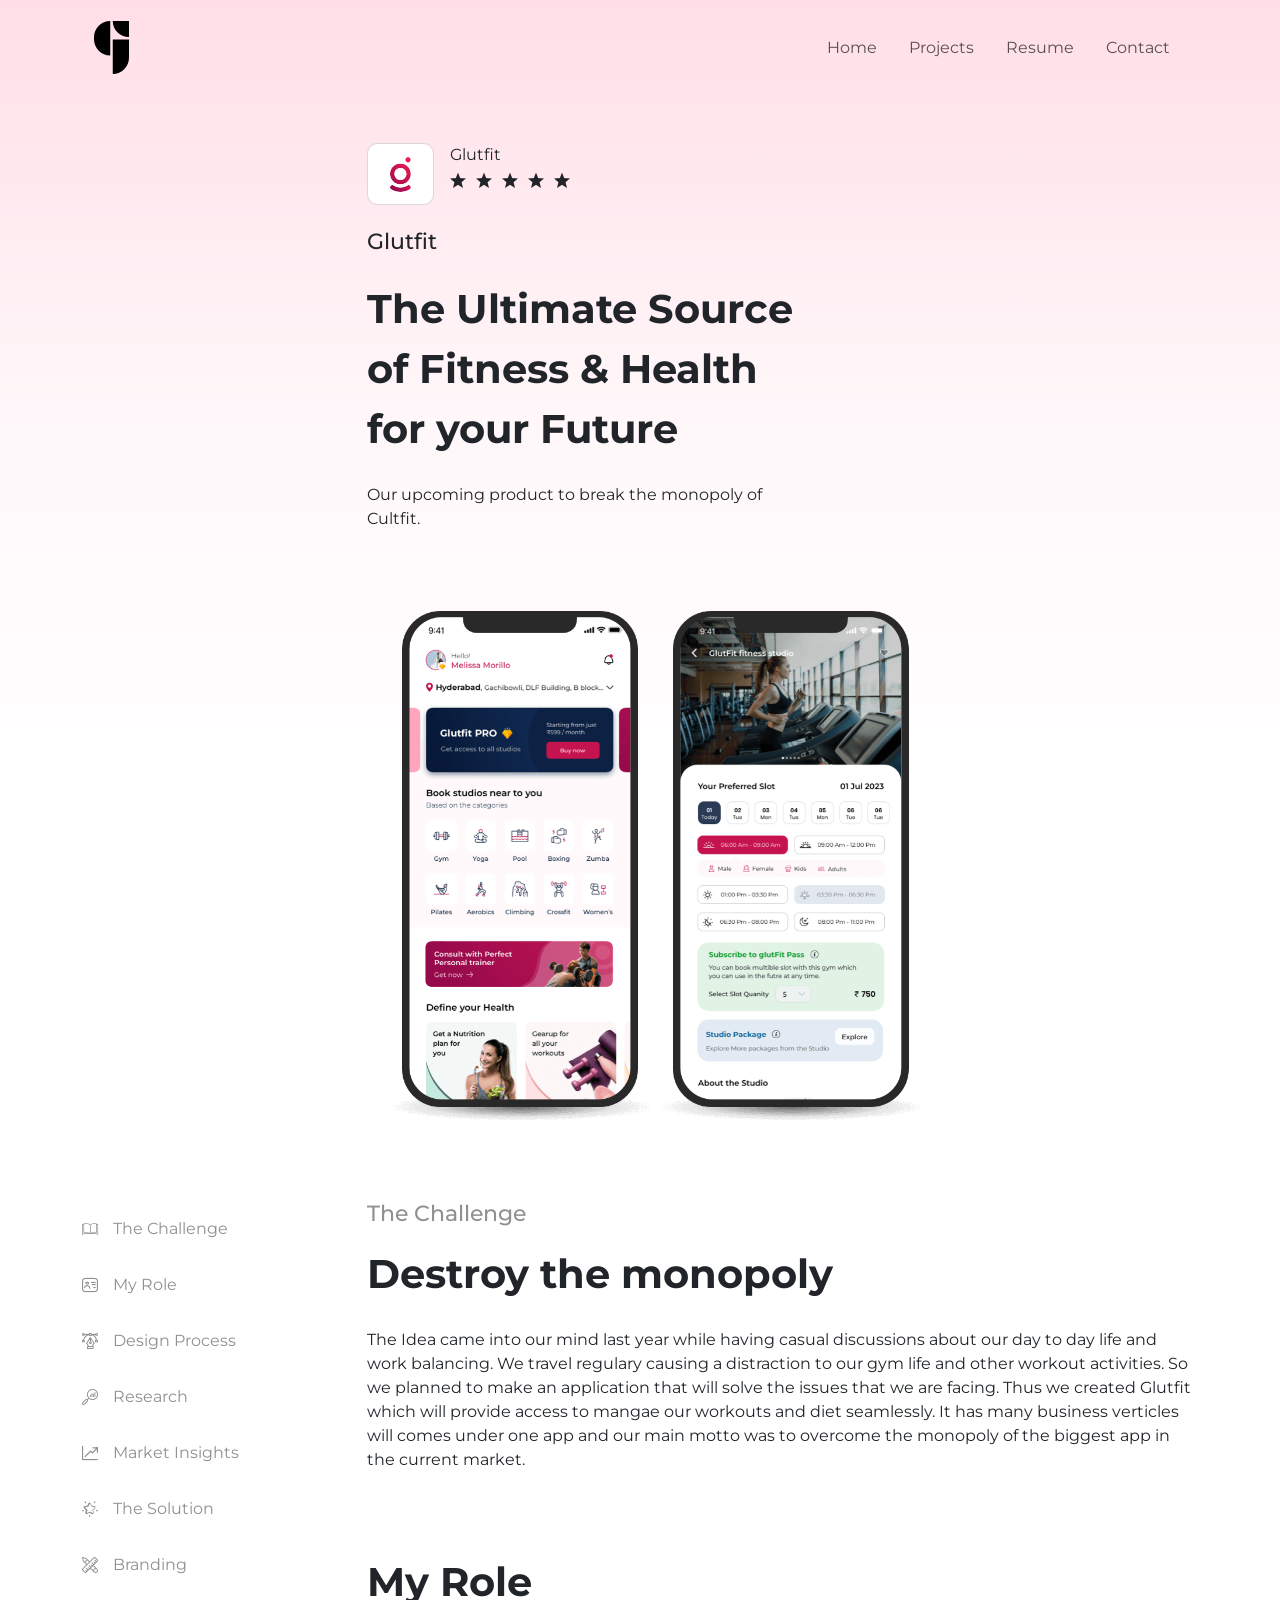
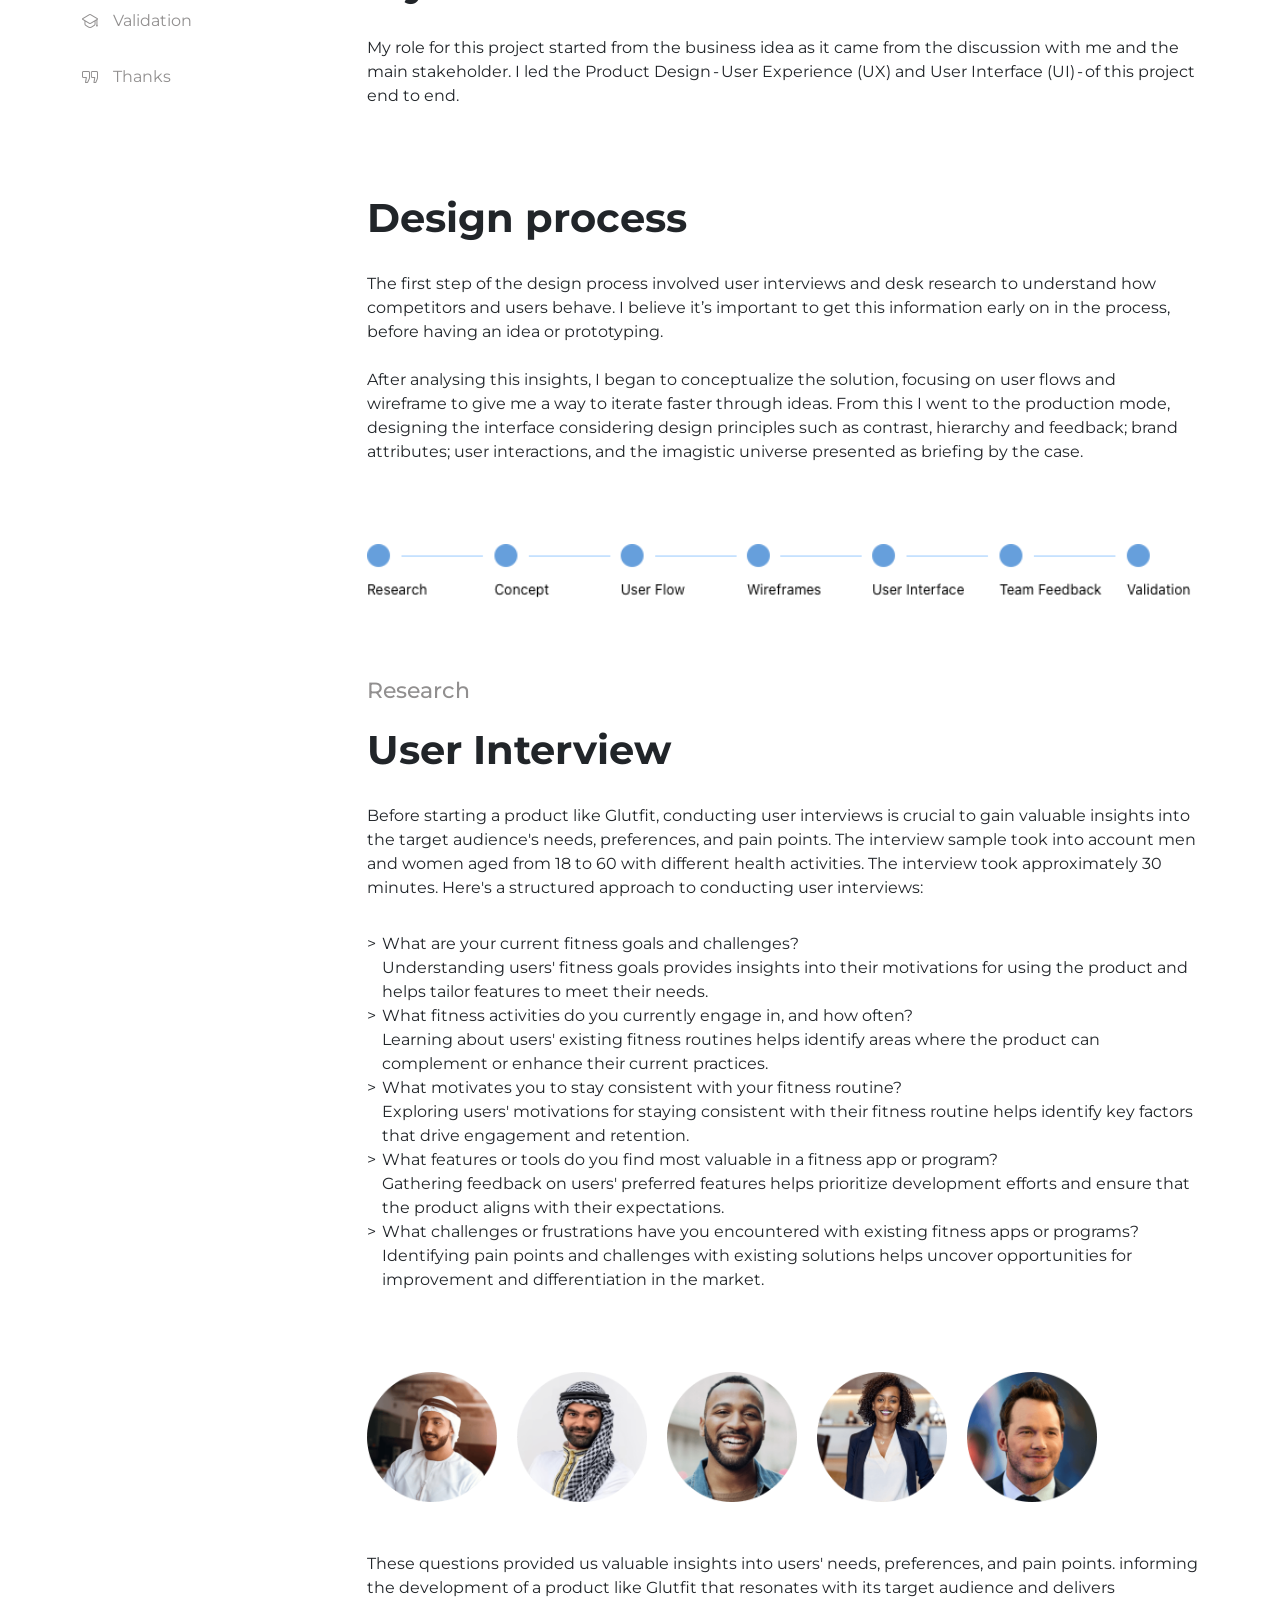
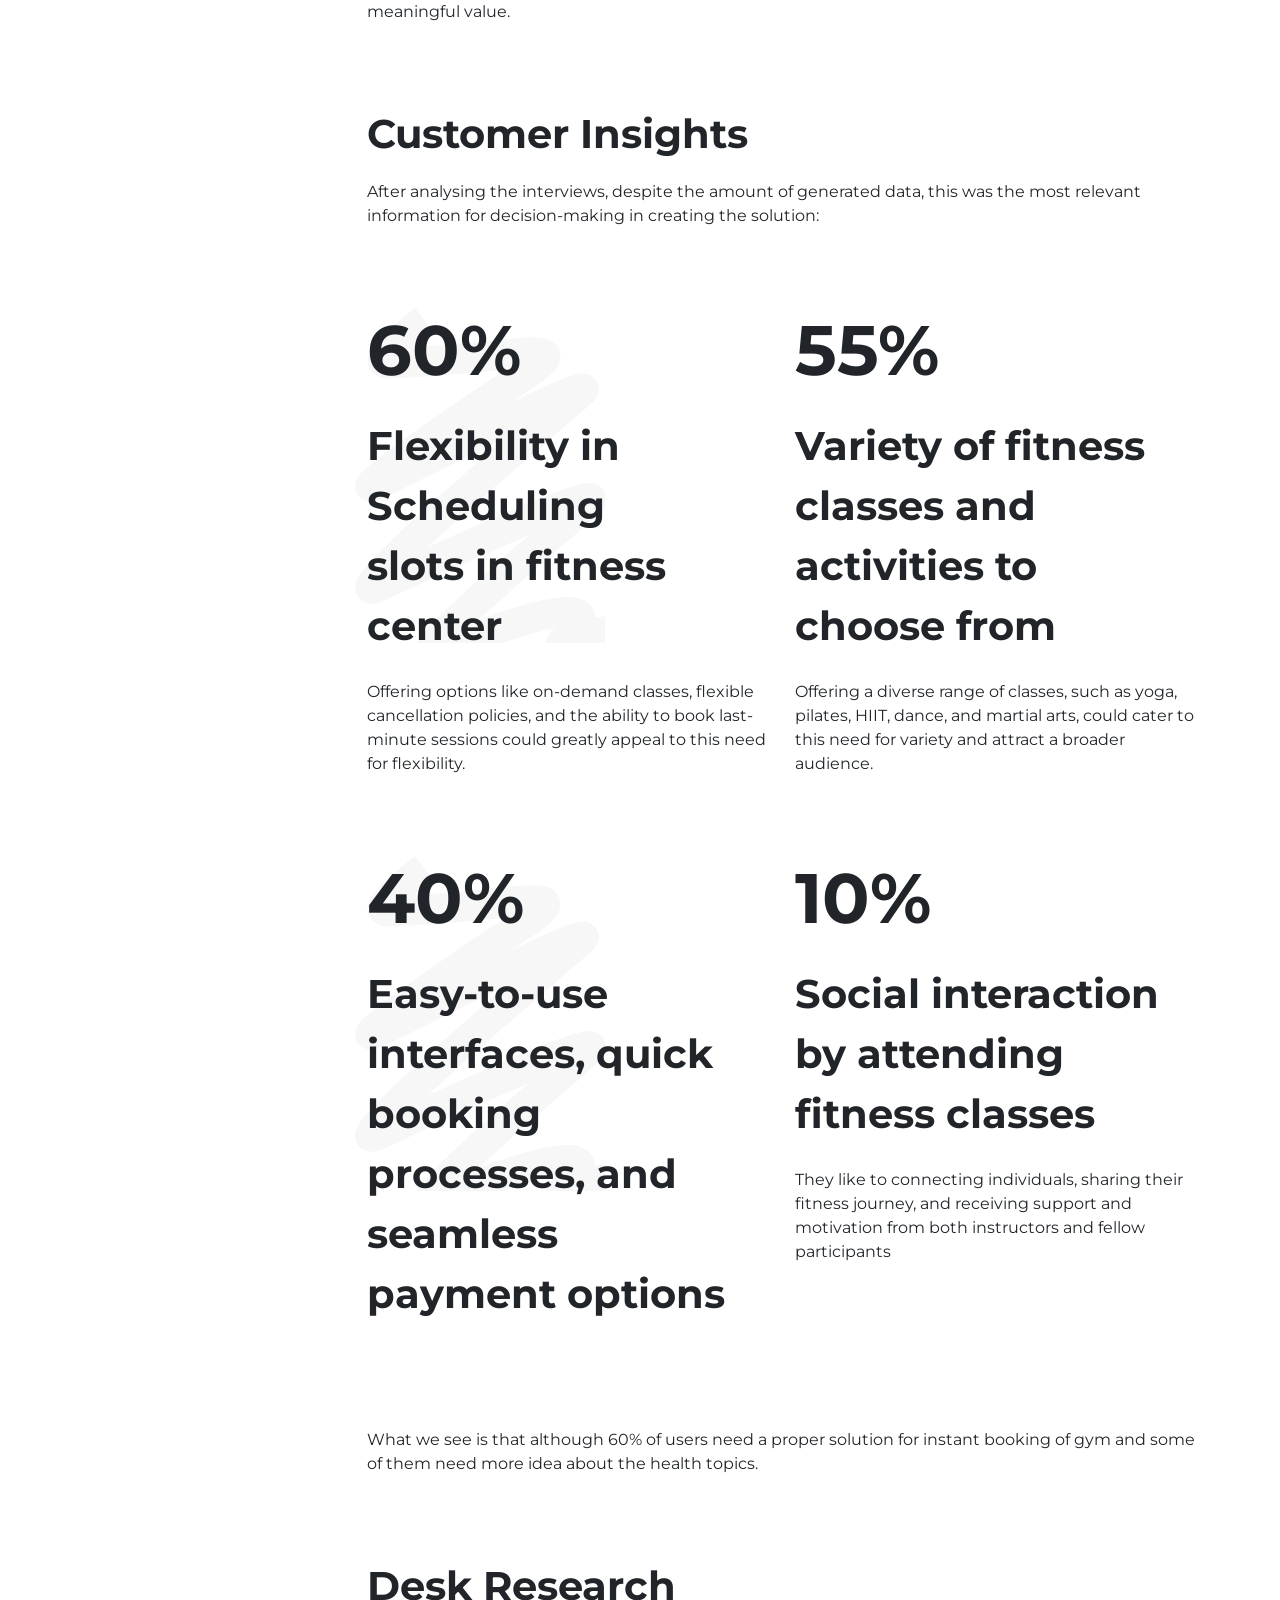
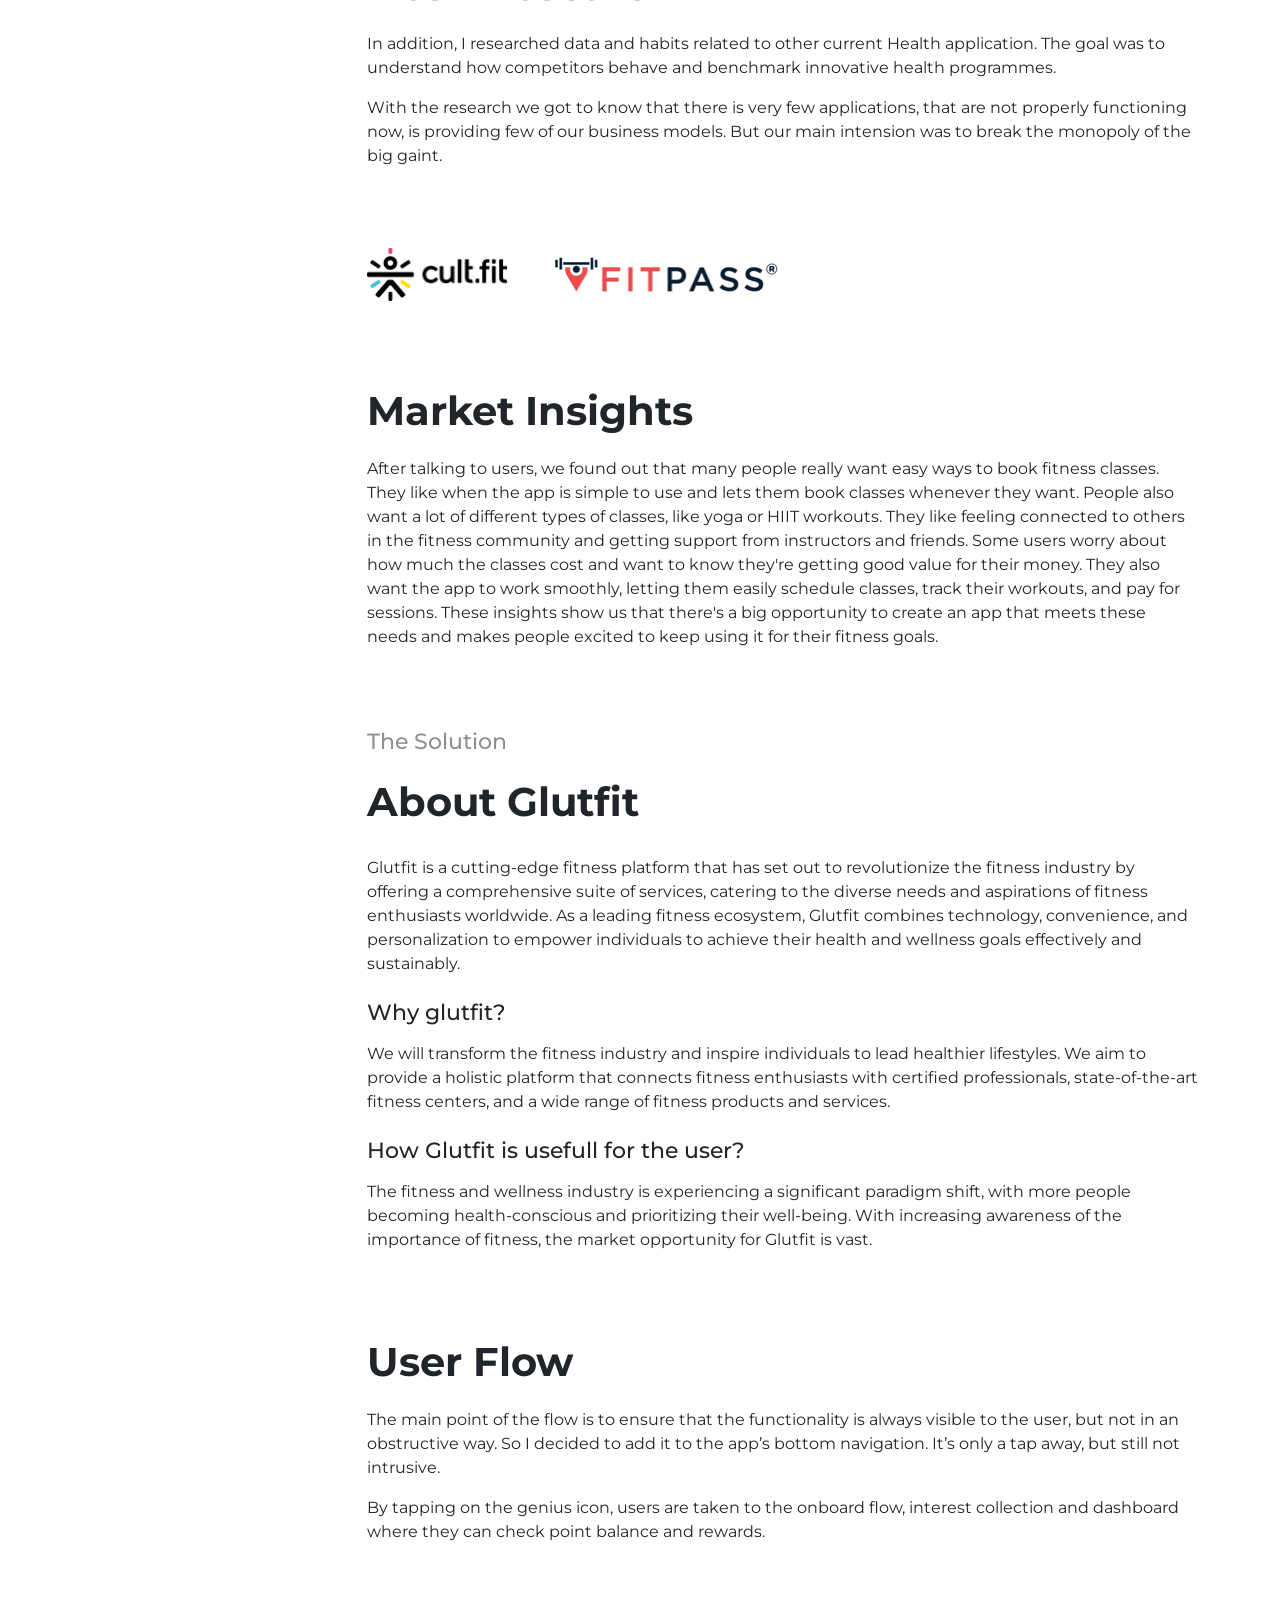
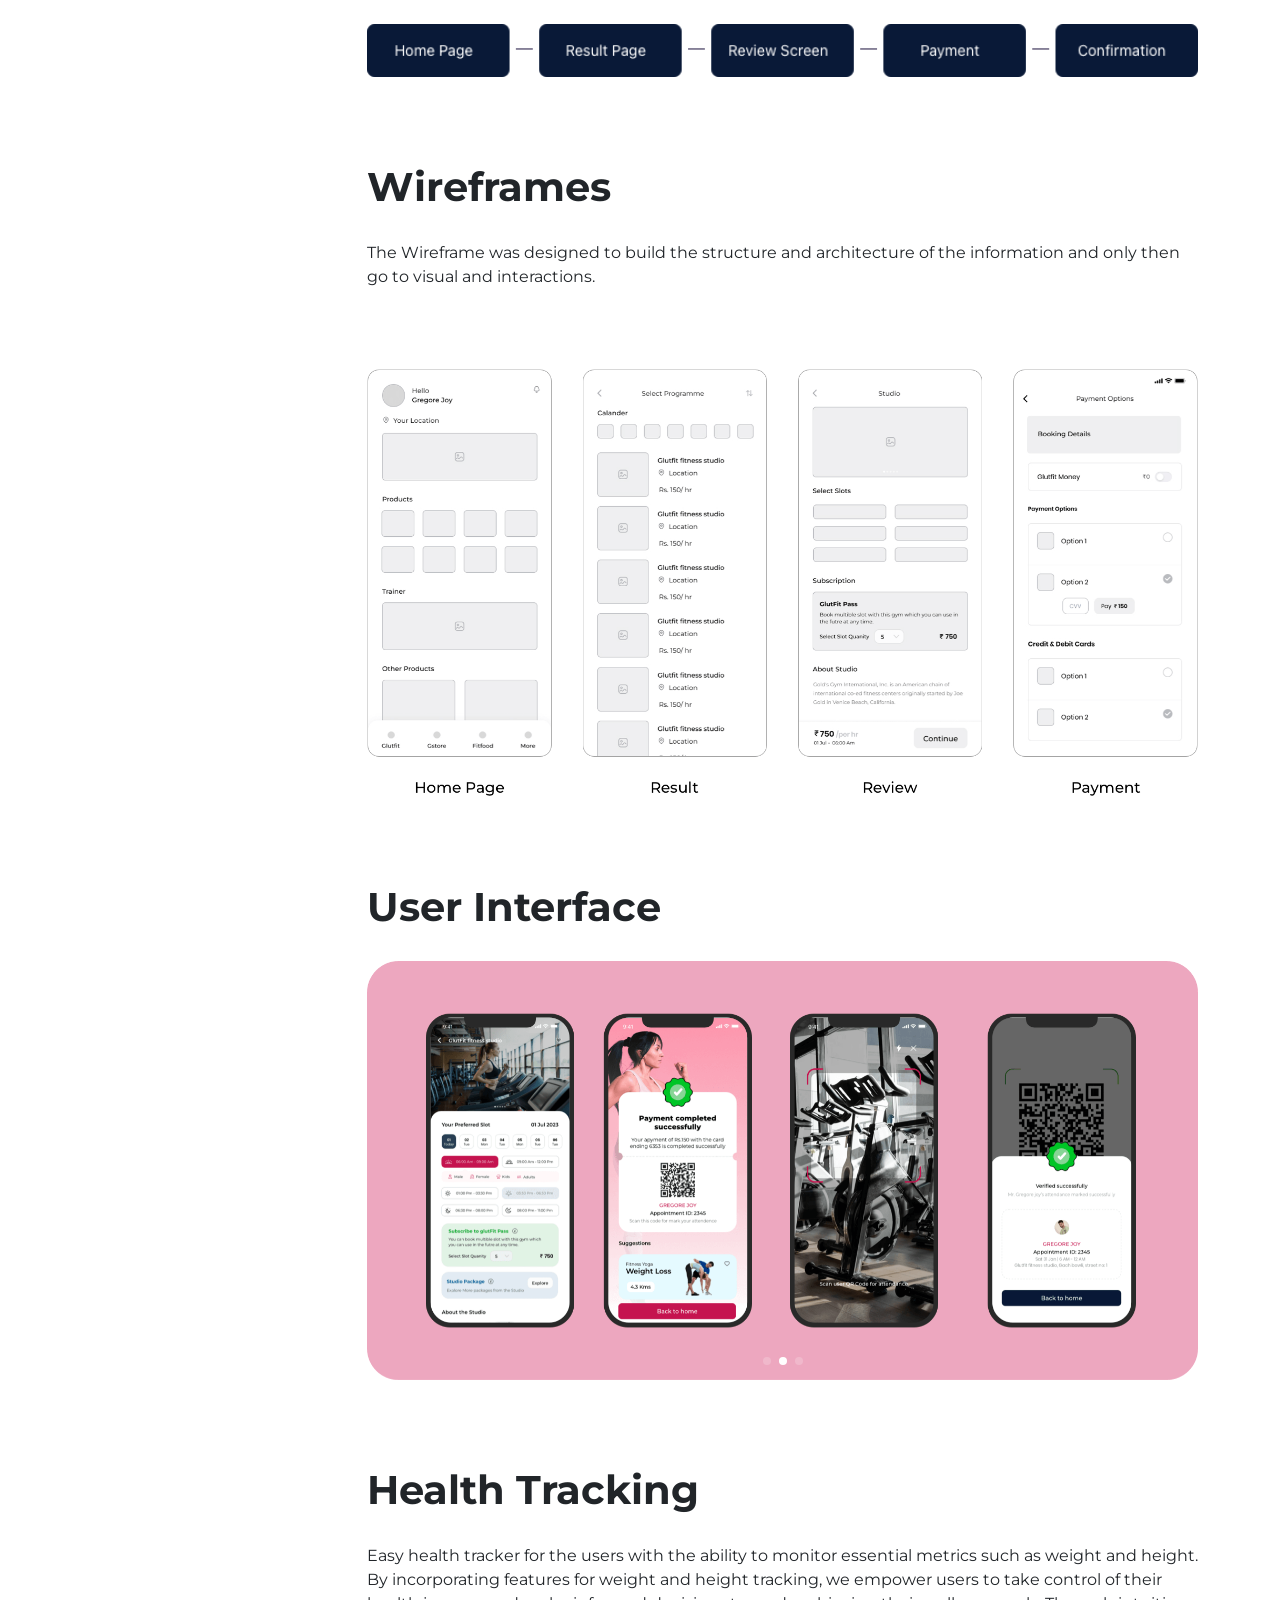
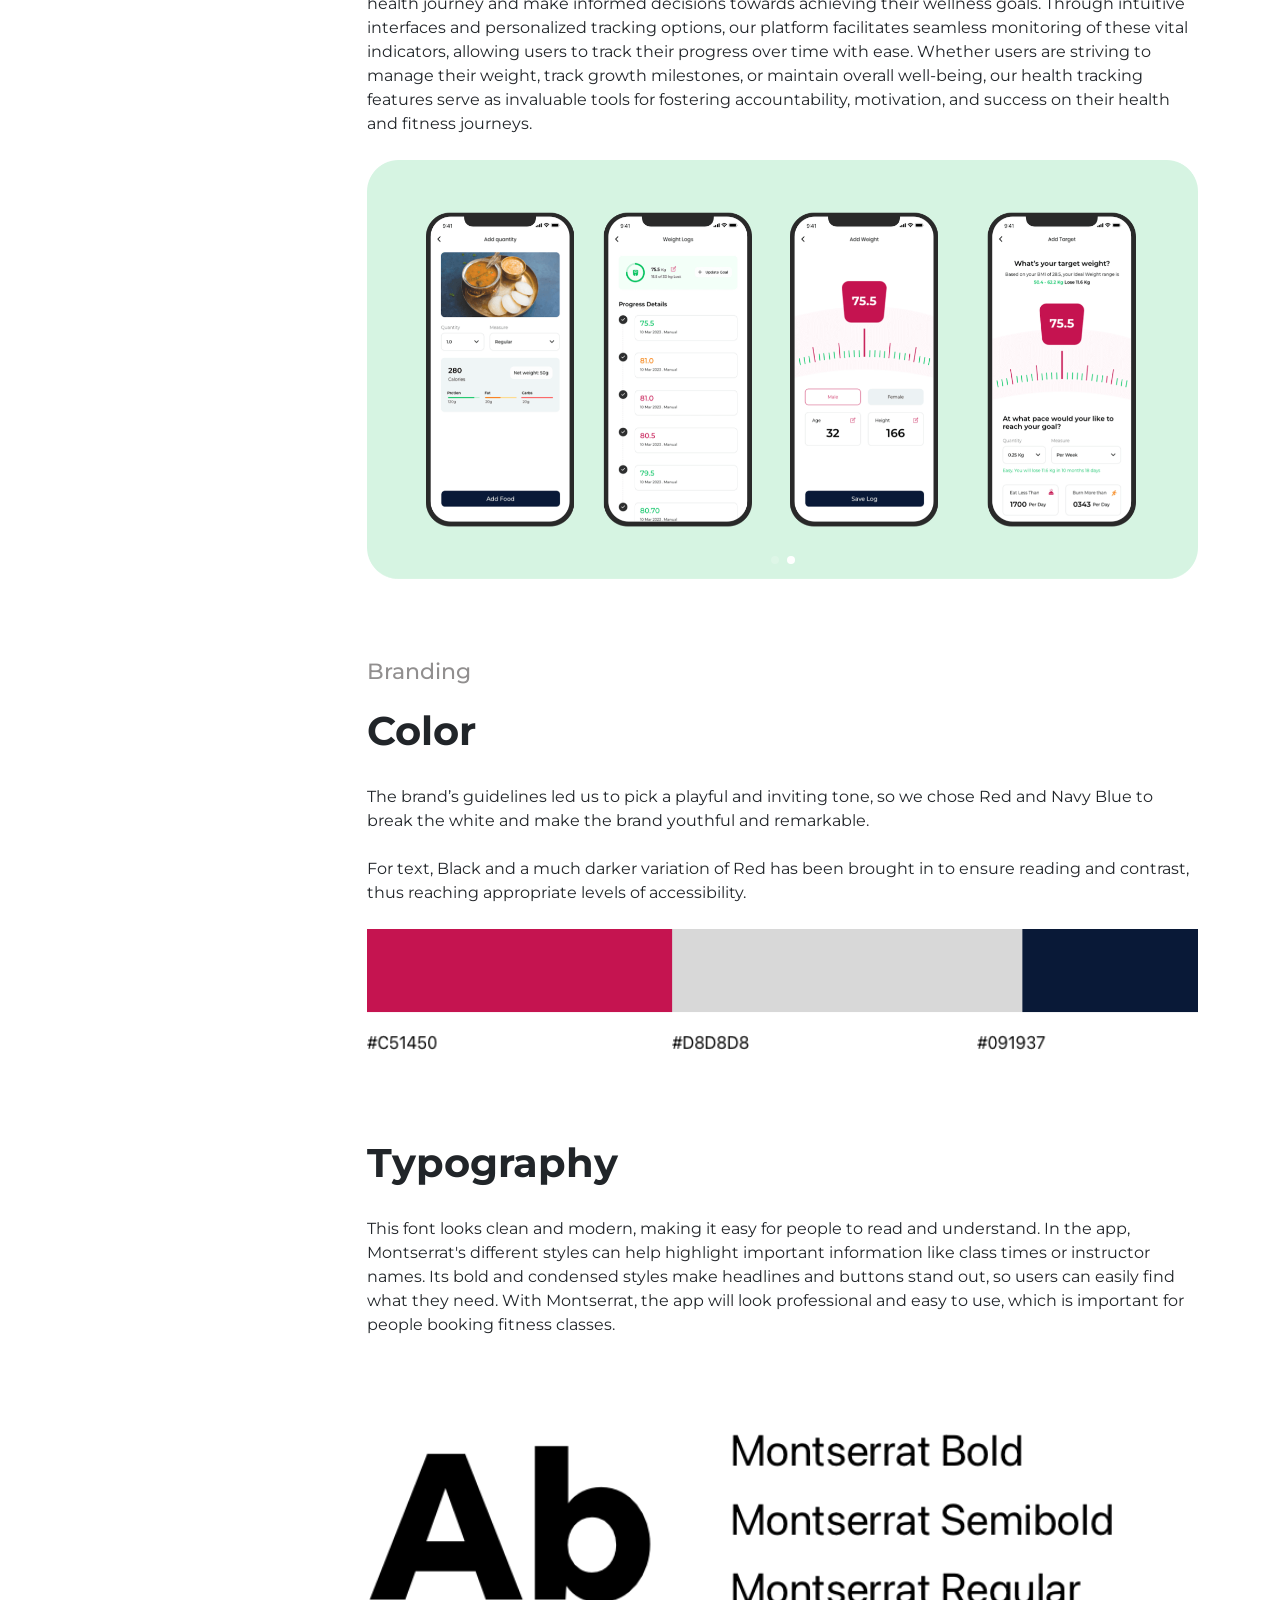
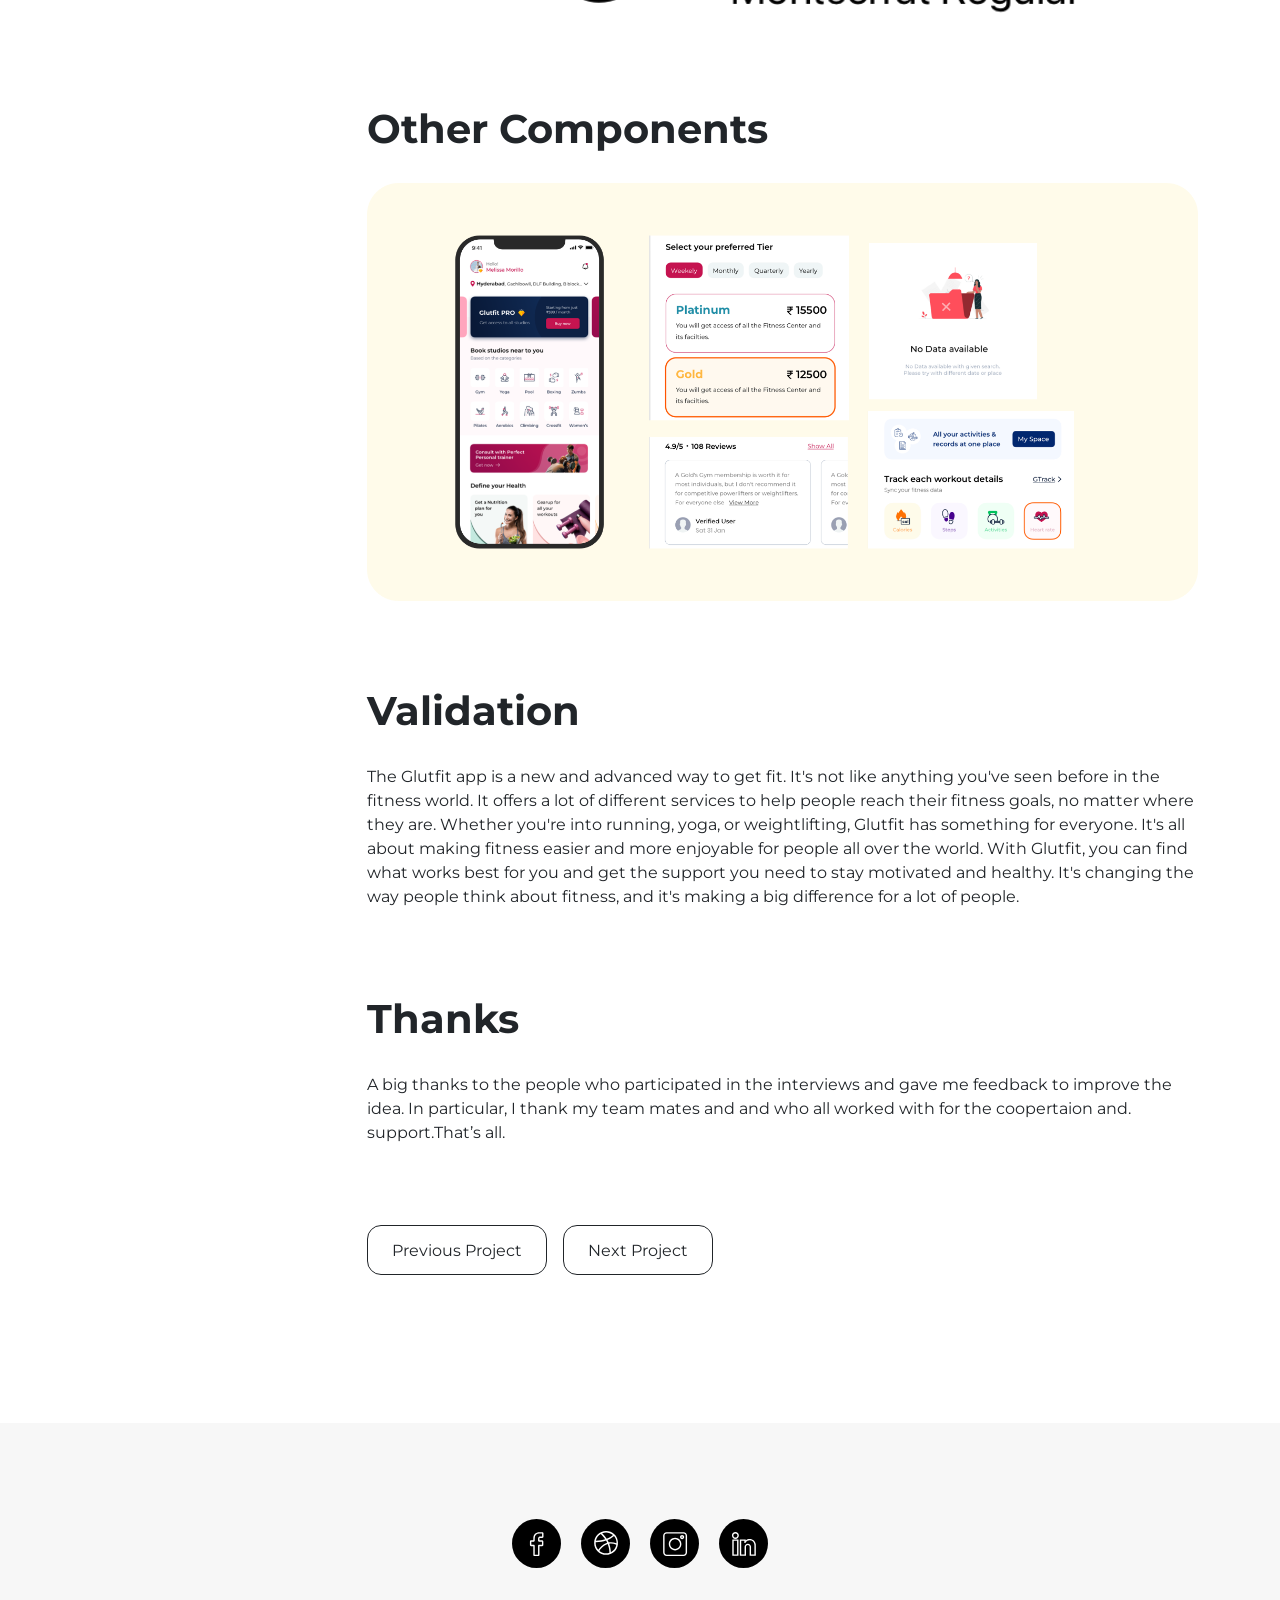
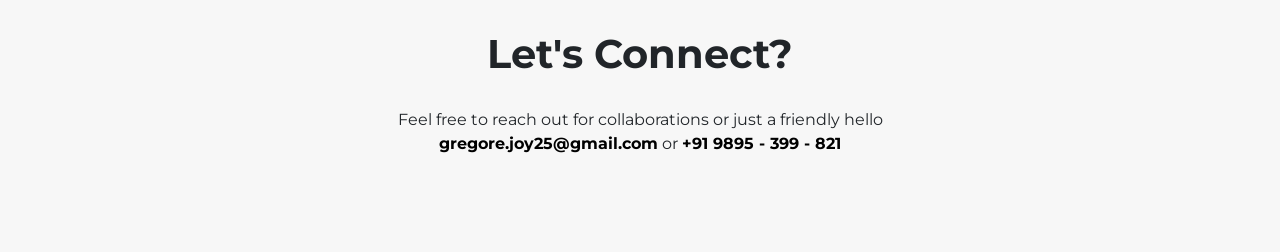
<file: glutfit.html>
<!DOCTYPE html>
<html lang="en">
<head>
	<meta charset="UTF-8">
    <meta content='width=device-width, initial-scale=1, maximum-scale=1, minimum-scale=1, user-scalable=0, user-scalable=no, shrink-to-fit=no' name='viewport' />
    <title>Gregore Joy</title>
    <link href="https://cdn.jsdelivr.net/npm/bootstrap@5.3.3/dist/css/bootstrap.min.css" rel="stylesheet" integrity="sha384-QWTKZyjpPEjISv5WaRU9OFeRpok6YctnYmDr5pNlyT2bRjXh0JMhjY6hW+ALEwIH" crossorigin="anonymous">
    <link rel="stylesheet"href="https://cdn.jsdelivr.net/npm/swiper@11/swiper-bundle.min.css"/>
	<link rel="stylesheet" href="css/icomoon/style.css">
	<link rel="stylesheet" href="css/style.css">
</head>
<body class="body-bg body-bg-glutfit">
    <header class="header">
        <div class="container">
            <nav class="navbar navbar-expand-lg bg-body-tertiary">
                <div class="container-fluid">
                    <a class="navbar-brand" href="index.html"><img src="img/logo.svg" alt="logo" /></a>
                    <button class="navbar-toggler" type="button" data-bs-toggle="collapse" data-bs-target="#navbarSupportedContent" aria-controls="navbarSupportedContent" aria-expanded="false" aria-label="Toggle navigation">
                    <span class="navbar-toggler-icon"></span>
                    </button>
                    <div class="collapse navbar-collapse" id="navbarSupportedContent">
                    <ul class="navbar-nav ms-auto mb-2 mb-lg-0">
                        <li class="nav-item">
                        <a class="nav-link" aria-current="page" href="index.html">Home</a>
                        </li>
                        <li class="nav-item">
                        <a class="nav-link" href="projects.html">Projects</a>
                        </li>
                        <li class="nav-item">
                        <a class="nav-link" href="resume.html">Resume</a>
                        </li>
                        <li class="nav-item">
                        <a class="nav-link" href="contactus.html">Contact</a>
                        </li>
                    </ul>
                    </div>
                </div>
            </nav>
        </div>
    </header>
    <main>
        <div class="glutfit-proj-bg">
            <div class="container">
                <div class="row">
                    <div class="col-12 col-md-3">
                        &nbsp;&nbsp;&nbsp;
                    </div>
                    <div class="col-12 col-md-9">
                        <div class="d-flex gap-3">
                            <img src="img/glutfit-logo.svg" alt="Glutfit logo" class="logo-brdr" />
                            <div class="d-flex flex-column">
                                <p class="card-title">Glutfit</p>
                                <div class="star-rating">
                                    <i class="icon-rating"></i>
                                    <i class="icon-rating"></i>
                                    <i class="icon-rating"></i>
                                    <i class="icon-rating"></i>
                                    <i class="icon-rating"></i>
                                </div>
                            </div>
                        </div>
                        <h6 class="mt-4">Glutfit</h6>
                        <h3 class="mt-4">The Ultimate Source
                            <span class="d-block">
                                of Fitness & Health</span>
                            for your Future</h3>
                        <p class="mt-4 mb-5">Our upcoming product to break the monopoly of<span class="d-block">Cultfit.</span> </p>
                        <img src="img/glutfit-app-img.png" alt="sanar app" class="mb-5 app-img" />
                    </div>
                </div>
            </div>
        </div>
        <div class="container">
            <div class="row">
                <div class="col-12 col-md-3">
                    <div id="simple-list-example" class="nav-fixed">
                    <a href="#theChallenge"><i class="icon-book"></i> The Challenge</a>
                    <a href="#myRole"><i class="icon-card"></i> My Role</a>
                    <a href="#designProcess"><i class="icon-vector"></i> Design Process</a>
                    <a href="#research"><i class="icon-analytics"></i> Research</a>
                    <a href="#marketinsights"><i class="icon-line-chart"></i> Market Insights</a>
                    <a href="#theSolution"><i class="icon-star"></i> The Solution</a>
                    <a href="#branding"><i class="icon-design"></i> Branding</a>
                    <a href="#validation"><i class="icon-graduation"></i> Validation</a>
                    <a href="#thanks"><i class="icon-quotation"></i> Thanks</a>
                  </div>
                </div>
                <div class="col-12 col-md-9">
                    <div data-bs-spy="scroll" data-bs-target="#simple-list-example" data-bs-offset="90vh" data-bs-smooth-scroll="true" class="scrollspy-example" tabindex="0">
                    <div id="theChallenge">
                        <h6 class="gray-text">The Challenge</h6>
                        <h3 class="mt-3">Destroy the monopoly</h3>
                        <p  class="mt-4">The Idea came into our mind last year while having casual discussions about our day to day life and work balancing. We travel regulary causing a distraction to our gym life and other workout activities. So we planned to make an application that will solve the issues that we are facing. Thus we created Glutfit which will provide access to mangae our workouts and diet seamlessly. It has many business verticles will comes under one app and our main motto was to overcome the monopoly of the biggest app in the current market.</p>
                    </div>
                    <div id="myRole" class="mt-5">
                        <h3>My Role</h3>
                        <p class="mt-4">My role for this project started from the business idea as it came from the discussion with me and the main stakeholder. I led the Product Design - User Experience (UX) and User Interface (UI) - of this project end to end.</p>
                    </div>
                    <div id="designProcess" class="mt-5">
                        <h3>Design process</h3>
                        <p class="mt-4 mb-4">The first step of the design process involved user interviews and desk research to understand how competitors and users behave. I believe it’s important to get this information early on in the process, before having an idea or prototyping.
                        </p>
                        <p class="mb-5">After analysing this insights, I began to conceptualize the solution, focusing on user flows and wireframe to give me a way to iterate faster through ideas. From this I went to the production mode, designing the interface considering design principles such as contrast, hierarchy and feedback; brand attributes; user interactions, and the imagistic universe presented as briefing by the case.</p>
                        <img src="img/design-process.png" alt="design process" class="w-100" />
                    </div>
                    <div id="research" class="mt-5">
                        <h6 class="gray-text">Research</h6>
                        <h3 class="mt-3">User Interview</h3>
                        <p class="mt-4 mb-4">Before starting a product like Glutfit, conducting user interviews is crucial to gain valuable insights into the target audience's needs, preferences, and pain points. The interview sample took into account men and women aged from 18 to 60 with different health activities. The interview took approximately 30 minutes. Here's a structured approach to conducting user interviews:</p>
                        <div class="user-inter">
                            <p> What are your current fitness goals and challenges?<br />
                                Understanding users' fitness goals provides insights into their motivations for using the product  
                                and helps tailor features to meet their needs.</p>
                            <p> What fitness activities do you currently engage in, and how often?<br />
                                Learning about users' existing fitness routines helps identify areas where the product can 
                                complement or enhance their current practices.</p>
                            <p> What motivates you to stay consistent with your fitness routine?<br />
                                Exploring users' motivations for staying consistent with their fitness routine helps identify key 
                                factors that drive engagement and retention.</p>
                            <p> What features or tools do you find most valuable in a fitness app or program?<br />
                                Gathering feedback on users' preferred features helps prioritize development efforts and ensure 
                                that the product aligns with their expectations.</p>
                            <p> What challenges or frustrations have you encountered with existing fitness apps or programs?<br />
                                Identifying pain points and challenges with existing solutions helps uncover opportunities for 
                                improvement and differentiation in the market.</p>
                        </div>
                        <div class="my-team mt-5">
                            <figure>
                                <img src="img/user-mental.png" alt="team" />
                            </figure>
                            <figure>
                                <img src="img/user-mental-2.png" alt="team" />
                            </figure>
                            <figure>
                                <img src="img/user-mental-3.png" alt="team" />
                            </figure>
                            <figure>
                                <img src="img/user-mental-4.png" alt="team" />
                            </figure>
                            <figure>
                                <img src="img/user-mental-5.png" alt="team" />
                            </figure>
                        </div>
                        <p class="mt-4">These questions provided us valuable insights into users' needs, preferences, and pain points. informing the development of a product like Glutfit that resonates with its target audience and delivers meaningful value.
                        </p>
                        <h3 class="mt-5">Customer Insights</h3>
                        <p class="mt-3">After analysing the interviews, despite the amount of generated data, this was the most relevant information for decision-making in creating the solution:</p>
                        <div class="row mt-5 mb-5">
                            <div class="col-md-6 zigzag">
                                <h2>60%</h2>
                                <h3 class="mt-4 mb-4">Flexibility in
                                    <span class="d-block">Scheduling</span>
                                    <span class="d-block">slots in fitness</span>
                                    center </h3>
                                <p>Offering options like on-demand classes, flexible cancellation policies, and the ability to book last-minute sessions could greatly appeal to this need for flexibility.</p>
                            </div>
                            <div class="col-md-6">
                                <h2>55%</h2>
                                <h3 class="mt-4 mb-4">Variety of fitness
                                    <span class="d-block">classes and</span>
                                    <span class="d-block">activities to</span>
                                    choose from</h3>
                                <p>Offering a diverse range of classes, such as yoga, pilates, HIIT, dance, and martial arts, could cater to this need for variety and attract a broader audience.</p>
                            </div>
                            <div class="col-md-6 mt-5 zigzag">
                                <h2>40%</h2>
                                <h3 class="mt-4 mb-4">Easy-to-use
                                    <span class="d-block">interfaces, quick</span>
                                    <span class="d-block">booking</span>
                                    <span class="d-block">processes, and</span>
                                    <span class="d-block">seamless</span>
                                    payment options
                                     </h3>
                            </div>
                            <div class="col-md-6 mt-5">
                                <h2>10%</h2>
                                <h3 class="mt-4 mb-4">Social interaction
                                    <span class="d-block">by attending</span>
                                    fitness classes</h3>
                                <p>They like to  connecting  individuals, sharing their fitness journey, and receiving support and motivation from both instructors and fellow participants</p>
                            </div>
                        </div>
                        <p>What we see is that although 60% of users need a proper solution for instant booking of gym and some of them need more idea about the health topics. </p>
                        <h3 class="mt-5">Desk Research</h3>
                        <p class="mt-3">In addition, I researched data and habits related to other current Health application. The goal was to understand how competitors behave and benchmark innovative health programmes.
                        </p>
                        <p class="mt-3 mb-5">With the research we got to know that there is very few applications, that are not properly functioning now, is providing few of our business models. But our main intension was to break the monopoly of the big gaint.</p>
                        <img src="img/cult.png" alt="cult" class="img-mob" />
                    </div>
                    <div id="marketinsights" class="mt-5">
                        <h3>Market Insights</h3>
                        <p class="mt-3">After talking to users, we found out that many people really want easy ways to book fitness classes. They like when the app is simple to use and lets them book classes whenever they want. People also want a lot of different types of classes, like yoga or HIIT workouts. They like feeling connected to others in the fitness community and getting support from instructors and friends. Some users worry about how much the classes cost and want to know they're getting good value for their money. They also want the app to work smoothly, letting them easily schedule classes, track their workouts, and pay for sessions. These insights show us that there's a big opportunity to create an app that meets these needs and makes people excited to keep using it for their fitness goals.</p>
                    </div>
                    <div id="theSolution" class="mt-5">
                        <h6 class="gray-text">The Solution</h6>
                        <h3 class="mt-3">About Glutfit</h3>
                        <p class="mt-4 mb-4">Glutfit is a cutting-edge fitness platform that has set out to revolutionize the fitness industry by offering a comprehensive suite of services, catering to the diverse needs and aspirations of fitness enthusiasts worldwide. As a leading fitness ecosystem, Glutfit combines technology, convenience, and personalization to empower individuals to achieve their health and wellness goals effectively and sustainably.
                        </p>
                        <h6>Why glutfit?</h6>
                        <p class="mt-3">We will transform the fitness industry and inspire individuals to lead healthier lifestyles. We aim to provide a holistic platform that connects fitness enthusiasts with certified professionals, state-of-the-art fitness centers, and a wide range of fitness products and services.</p>
                        <h6 class="mt-4">How Glutfit is usefull for the user?</h6>
                        <p class="mt-3">The fitness and wellness industry is experiencing a significant paradigm shift, with more people becoming health-conscious and prioritizing their well-being. With increasing awareness of the importance of fitness, the market opportunity for Glutfit is vast.</p>
                        <h3 class="mt-5">User Flow</h3>
                        <p class="mt-3">The main point of the flow is to ensure that the functionality is always visible to the user, but not in an obstructive way. So I decided to add it to the app’s bottom navigation. It’s only a tap away, but still not intrusive.
                        </p>
                        <p class="mt-3 mb-5">By tapping on the genius icon, users are taken to the onboard flow, interest collection and dashboard where they can check point balance and rewards.</p>
                        <img src="img/user-flow.png" alt="user flow" class="w-100" />

                        <h3 class="mt-5">Wireframes</h3>
                        <p class="mt-4 mb-5">The Wireframe was designed to build the structure and architecture of the information and only then go to visual and interactions.</p>
                        <img src="img/wireframe-glut.png" alt="wireframe" class="w-100" />
                        <h3 class="mt-5">User Interface</h3>

                        <div class="swiper userInterface mt-4 mb-5">
                            <div class="swiper-wrapper">
                              <div class="swiper-slide">
                                <img src="img/user-interface.png" class="d-block w-100" alt="carousel">
                              </div>
                              <div class="swiper-slide">
                                <img src="img/user-interface-2.png" class="d-block w-100" alt="carousel">
                              </div>
                              <div class="swiper-slide">
                                <img src="img/user-interface-3.png" class="d-block w-100" alt="carousel">
                              </div>
                            </div>
                            <div class="swiper-pagination"></div>
                        </div>
                        <h3 class="mt-5">Health Tracking</h3>
                        <p class="mt-4">Easy health tracker for the users with the ability to monitor essential metrics such as weight and height. By incorporating features for weight and height tracking, we empower users to take control of their health journey and make informed decisions towards achieving their wellness goals. Through intuitive interfaces and personalized tracking options, our platform facilitates seamless monitoring of these vital indicators, allowing users to track their progress over time with ease. Whether users are striving to manage their weight, track growth milestones, or maintain overall well-being, our health tracking features serve as invaluable tools for fostering accountability, motivation, and success on their health and fitness journeys.</p>
                        <div class="swiper healthTracking mt-4 mb-5">
                            <div class="swiper-wrapper">
                              <div class="swiper-slide">
                                <img src="img/health-track.png" class="d-block w-100" alt="carousel">
                              </div>
                              <div class="swiper-slide">
                                <img src="img/health-track-2.png" class="d-block w-100" alt="carousel">
                              </div>
                            </div>
                            <div class="swiper-pagination"></div>
                        </div>
                    </div>
                    <div id="branding" class="mt-5">
                        <h6 class="gray-text">Branding</h6>
                        <h3 class="mt-3">Color</h3>
                        <p class="mt-4 mb-4">The brand’s guidelines led us to pick a playful and inviting tone, so we chose Red and Navy Blue to break the white and make the brand youthful and remarkable.
                        </p>
                        <p class="mb-4">For text, Black and a much darker variation of Red has been brought in to ensure reading and contrast, thus reaching appropriate levels of accessibility.</p>
                        <img src="img/color-code.png" alt="color code" class="w-100" />
                        <h3 class="mt-5">Typography</h3>
                        <p class="mt-4 mb-5">This font looks clean and modern, making it easy for people to read and understand. In the app, Montserrat's different styles can help highlight important information like class times or instructor names. Its bold and condensed styles make headlines and buttons stand out, so users can easily find what they need. With Montserrat, the app will look professional and easy to use, which is important for people booking fitness classes.</p>
                        <img src="img/typography.png" alt="typography" class="w-100" />
                        <h3 class="mt-5 mb-4">Other Components</h3>
                        <img src="img/other-component.png" alt="other component" class="w-100" />
                    </div>
                    <div id="validation" class="mt-5">
                        <h3>Validation</h3>
                        <p class="mt-4 mb-4">The Glutfit app is a new and advanced way to get fit. It's not like anything you've seen before in the fitness world. It offers a lot of different services to help people reach their fitness goals, no matter where they are. Whether you're into running, yoga, or weightlifting, Glutfit has something for everyone. It's all about making fitness easier and more enjoyable for people all over the world. With Glutfit, you can find what works best for you and get the support you need to stay motivated and healthy. It's changing the way people think about fitness, and it's making a big difference for a lot of people.
                        </p>
                    </div>
                    <div id="thanks" class="mt-5">
                        <h3>Thanks</h3>
                        <p class="mt-4 mb-4">A big thanks to the people who participated in the interviews and gave me feedback to improve the idea. In particular, I thank my team mates and and who all worked with for the coopertaion and. support.That’s all.
                        </p>
                    </div>
                    <div class="mt-5 d-flex align-items-center gap-3 ">
                        <a href="sanar-project.html" class="btn btn-outline-dark px-4" type="button">
                            Previous Project 
                        </a>
                        <a href="notewhisper.html" class="btn btn-outline-dark  px-4" type="button">
                            Next Project 
                        </a>
                    </div>
                    </div>
                  </div>
                </div>
            </div>
        </div>
    </main>
    <footer class="footer">
        <div class="container">
            <div class="social">
                <a href="https://m.facebook.com/profile.php?id=100001718047666&name=xhp_nt__fb__action__open_user" target="_blank">
                    <img src="img/fb.svg" alt="fb" />
                </a>
                <a href="https://dribbble.com/Gregore" target="_blank">
                    <img src="img/dribbble.svg" alt="dribbble" />
                </a>
                <a href="https://www.instagram.com/gregore.joy/" target="_blank">
                    <img src="img/instagram.svg" alt="instagram" />
                </a>
                <a href="https://www.linkedin.com/in/gregore-joy-69945725/" target="_blank">
                    <img src="img/linkdin.svg" alt="linkedin" />
                </a>
            </div>
            <h3>Let's Connect?</h3>
            <p>Feel free to reach out for collaborations or just a friendly hello</p> <a href="mailto:gregore.joy25@gmail.com" target="_blank">
            <strong>gregore.joy25@gmail.com</strong></a> or <a href="https://wa.me/9895399821" target="_blank"><a href="https://wa.me/9895399821" target="_blank"><strong>+91 9895 - 399 - 821</strong></a></a>
        </div>
    </footer>
    <script src="https://cdn.jsdelivr.net/npm/bootstrap@5.3.3/dist/js/bootstrap.bundle.min.js" integrity="sha384-YvpcrYf0tY3lHB60NNkmXc5s9fDVZLESaAA55NDzOxhy9GkcIdslK1eN7N6jIeHz" crossorigin="anonymous"></script>
    <script src="https://cdn.jsdelivr.net/npm/swiper@11/swiper-bundle.min.js"></script>
    <script>
        var swiper = new Swiper(".userInterface", {
          spaceBetween: 30,
          centeredSlides: true,
          autoplay: {
            delay: 2500,
            disableOnInteraction: false,
          },
          pagination: {
            el: ".swiper-pagination",
            clickable: true,
          },
        });

        var swiper = new Swiper(".healthTracking", {
          spaceBetween: 30,
          centeredSlides: true,
          autoplay: {
            delay: 2500,
            disableOnInteraction: false,
          },
          pagination: {
            el: ".swiper-pagination",
            clickable: true,
          },
        });
      </script>
</body>
</html>
</file>
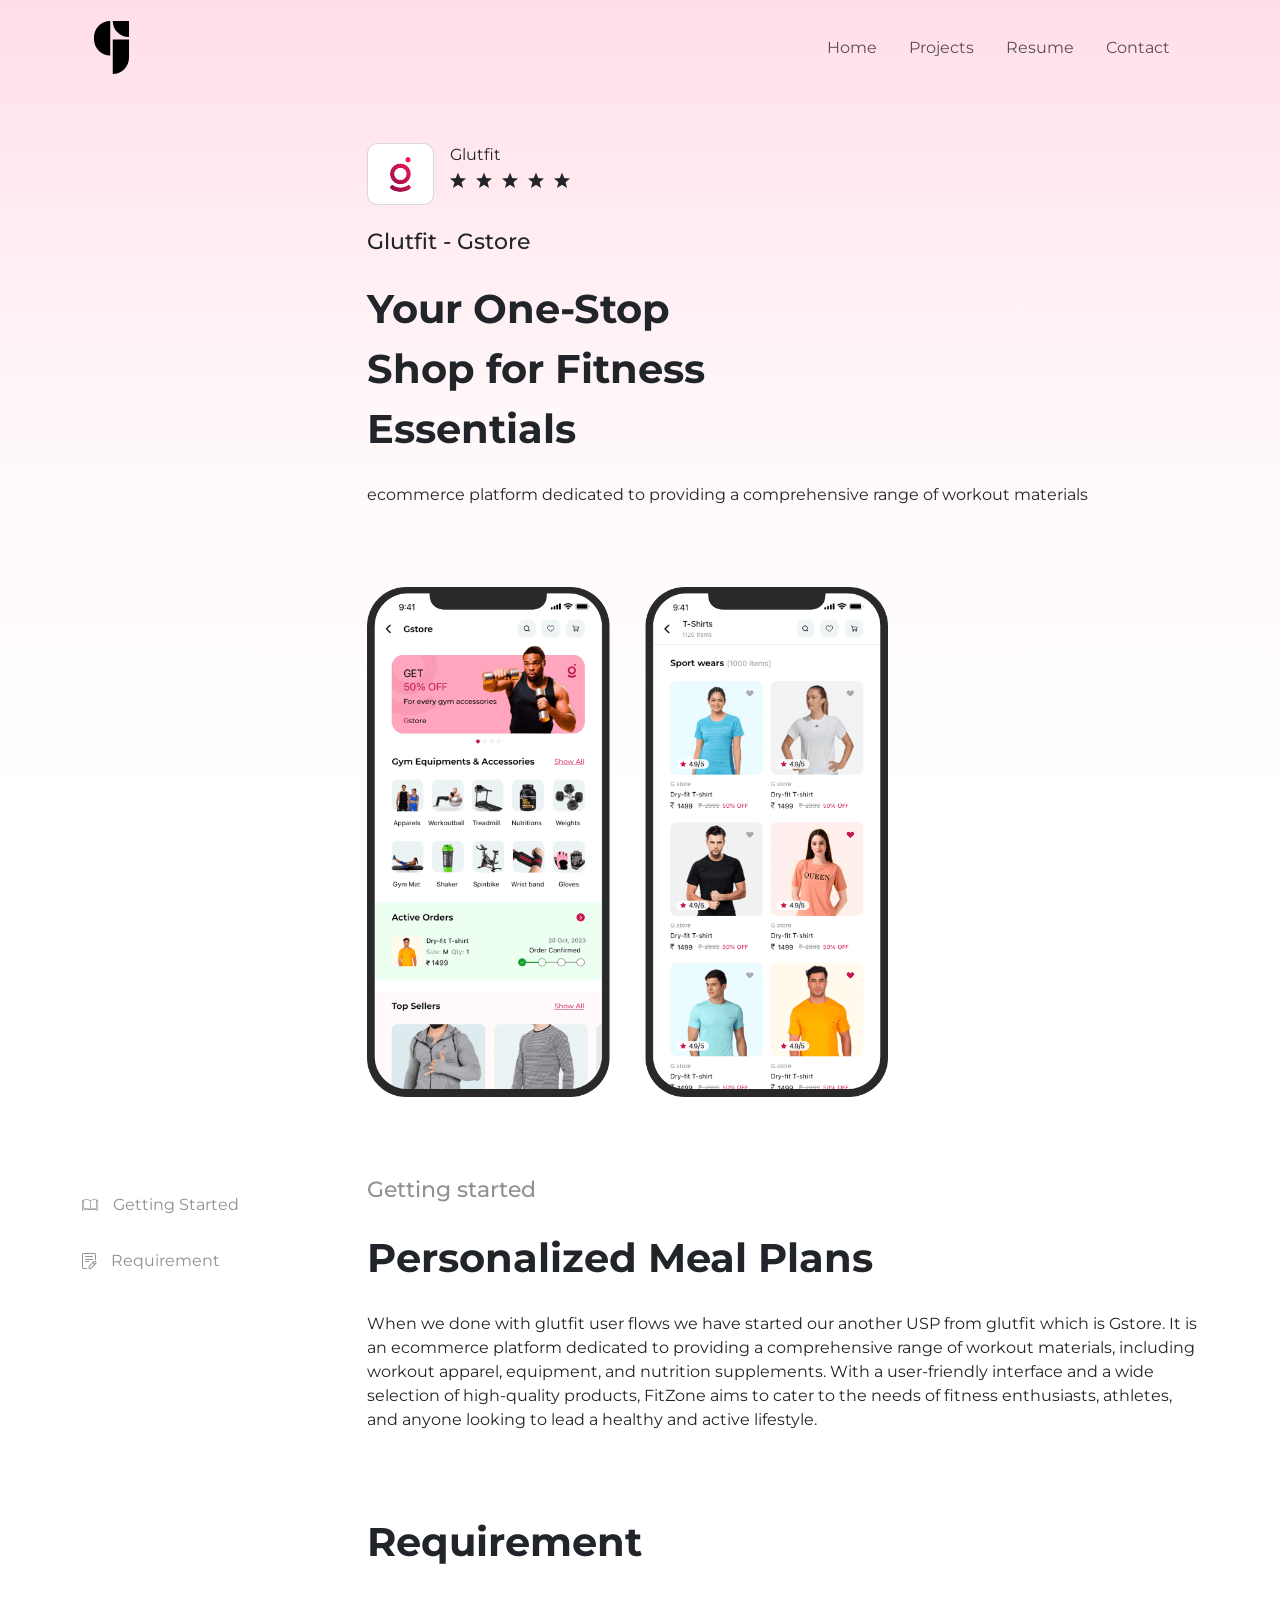
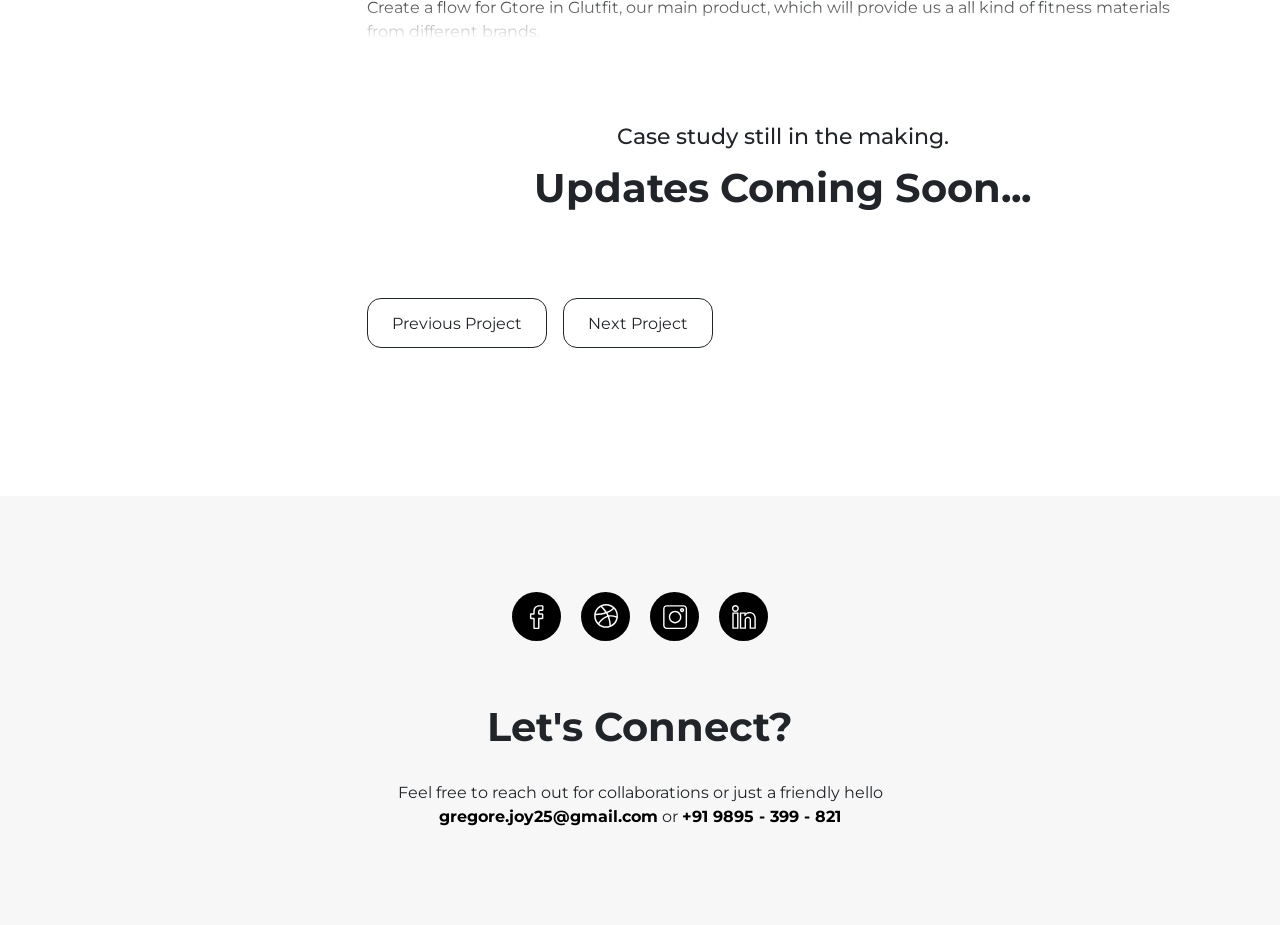
<file: gstore.html>
<!DOCTYPE html>
<html lang="en">
<head>
	<meta charset="UTF-8">
    <meta content='width=device-width, initial-scale=1, maximum-scale=1, minimum-scale=1, user-scalable=0, user-scalable=no, shrink-to-fit=no' name='viewport' />
    <title>Gregore Joy</title>
    <link href="https://cdn.jsdelivr.net/npm/bootstrap@5.3.3/dist/css/bootstrap.min.css" rel="stylesheet" integrity="sha384-QWTKZyjpPEjISv5WaRU9OFeRpok6YctnYmDr5pNlyT2bRjXh0JMhjY6hW+ALEwIH" crossorigin="anonymous">
    
	<link rel="stylesheet" href="css/icomoon/style.css">
	<link rel="stylesheet" href="css/style.css">
</head>
<body class="body-bg body-bg-glutfit">
    <header class="header">
        <div class="container">
            <nav class="navbar navbar-expand-lg bg-body-tertiary">
                <div class="container-fluid">
                    <a class="navbar-brand" href="index.html"><img src="img/logo.svg" alt="logo" /></a>
                    <button class="navbar-toggler" type="button" data-bs-toggle="collapse" data-bs-target="#navbarSupportedContent" aria-controls="navbarSupportedContent" aria-expanded="false" aria-label="Toggle navigation">
                    <span class="navbar-toggler-icon"></span>
                    </button>
                    <div class="collapse navbar-collapse" id="navbarSupportedContent">
                    <ul class="navbar-nav ms-auto mb-2 mb-lg-0">
                        <li class="nav-item">
                        <a class="nav-link" aria-current="page" href="index.html">Home</a>
                        </li>
                        <li class="nav-item">
                        <a class="nav-link" href="projects.html">Projects</a>
                        </li>
                        <li class="nav-item">
                        <a class="nav-link" href="resume.html">Resume</a>
                        </li>
                        <li class="nav-item">
                        <a class="nav-link" href="contactus.html">Contact</a>
                        </li>
                    </ul>
                    </div>
                </div>
            </nav>
        </div>
    </header>
    <main>
        <div class="glutfit-proj-bg">
            <div class="container">
                <div class="row">
                    <div class="col-12 col-md-3">
                        &nbsp;&nbsp;&nbsp;
                    </div>
                    <div class="col-12 col-md-9">
                        <div class="d-flex gap-3">
                            <img src="img/glutfit-logo.svg" alt="Gstore logo" class="logo-brdr" />
                            <div class="d-flex flex-column">
                                <p class="card-title">Glutfit</p>
                                <div class="star-rating">
                                    <i class="icon-rating"></i>
                                    <i class="icon-rating"></i>
                                    <i class="icon-rating"></i>
                                    <i class="icon-rating"></i>
                                    <i class="icon-rating"></i>
                                </div>
                            </div>
                        </div>
                        <h6 class="mt-4">Glutfit - Gstore</h6>
                        <h3 class="mt-4">Your One-Stop<span class="d-block">
                                Shop for Fitness</span>Essentials</h3>
                        <p class="mt-4 mb-5">ecommerce platform dedicated to providing a comprehensive range of workout materials</p>
                        <img src="img/gstore-img.png" alt="Gstore app" class="mb-5 app-img" />
                    </div>
                </div>
            </div>
        </div>
        <div class="container">
            <div class="row">
                <div class="col-md-3 col-12">
                    <div id="simple-list-example" class="nav-fixed">
                    <a href="#gettingStart"><i class="icon-book"></i> Getting Started</a>
                    <a href="#requirement"><i class="icon-wirte"></i> Requirement</a>
                  </div>
                </div>
                <div class="col-md-9 col-12">
                    <div data-bs-spy="scroll" data-bs-target="#simple-list-example" data-bs-offset="90vh" data-bs-smooth-scroll="true" class="scrollspy-example" tabindex="0">
                    <div id="gettingStart">
                        <h6 class="gray-text">Getting started</h6>
                        <h3 class="mt-4">Personalized Meal Plans</h3>
                        <p  class="mt-4">When we done with glutfit user flows we have started our another USP from glutfit which is Gstore. It is an ecommerce platform dedicated to providing a comprehensive range of workout materials, including workout apparel, equipment, and nutrition supplements. With a user-friendly interface and a wide selection of high-quality products, FitZone aims to cater to the needs of fitness enthusiasts, athletes, and anyone looking to lead a healthy and active lifestyle.</p>
                    </div>
                    <div id="requirement" class="mt-5">
                        <h3>Requirement</h3>
                            <p class="mt-4 fade-effect">Create a flow for Gtore in Glutfit, our main product, which will provide us a all kind of fitness materials from different brands. </p>
                        <div class="text-center mt-5"><h6>Case study still in the making.</h6>
                        <h3>Updates Coming Soon...</h3></div>
                    </div>
                    <div class="mt-5 d-flex align-items-center gap-3 ">
                        <a href="ams.html" class="btn btn-outline-dark px-4" type="button">
                            Previous Project 
                        </a>
                        <a href="fitfood.html" class="btn btn-outline-dark  px-4" type="button">
                            Next Project 
                        </a>
                    </div>
                  </div>
                </div>
            </div>
        </div>
    </main>
    <footer class="footer">
        <div class="container">
            
            <div class="social">
                <a href="https://m.facebook.com/profile.php?id=100001718047666&name=xhp_nt__fb__action__open_user" target="_blank">
                    <img src="img/fb.svg" alt="fb" />
                </a>
                <a href="https://dribbble.com/Gregore" target="_blank">
                    <img src="img/dribbble.svg" alt="dribbble" />
                </a>
                <a href="https://www.instagram.com/gregore.joy/" target="_blank">
                    <img src="img/instagram.svg" alt="instagram" />
                </a>
                <a href="https://www.linkedin.com/in/gregore-joy-69945725/" target="_blank">
                    <img src="img/linkdin.svg" alt="linkedin" />
                </a>
            </div>
            <h3>Let's Connect?</h3>
            <p>Feel free to reach out for collaborations or just a friendly hello</p> <a href="mailto:gregore.joy25@gmail.com" target="_blank">
            <strong>gregore.joy25@gmail.com</strong></a> or <a href="https://wa.me/9895399821" target="_blank"><strong>+91 9895 - 399 - 821</strong></a>
        </div>
    </footer>
    <script src="https://cdn.jsdelivr.net/npm/bootstrap@5.3.3/dist/js/bootstrap.bundle.min.js" integrity="sha384-YvpcrYf0tY3lHB60NNkmXc5s9fDVZLESaAA55NDzOxhy9GkcIdslK1eN7N6jIeHz" crossorigin="anonymous"></script>
</body>
</html>
</file>
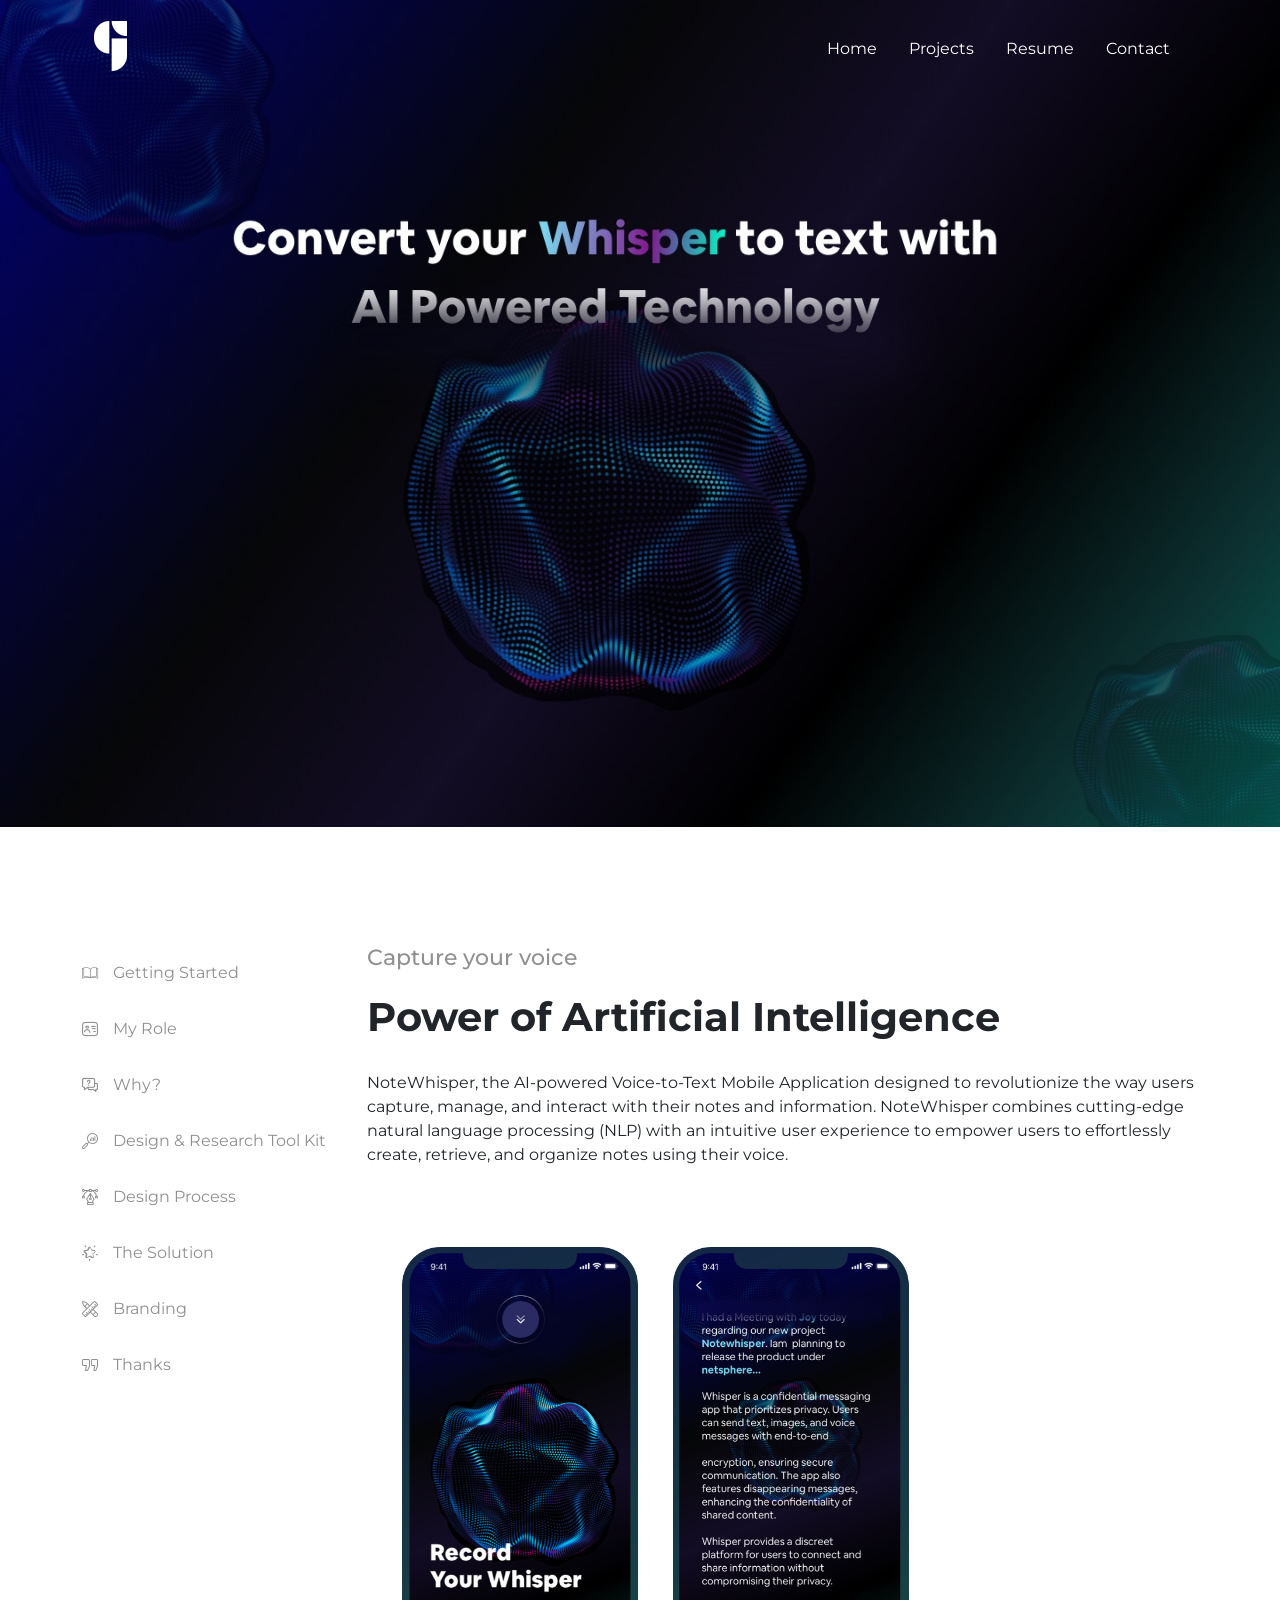
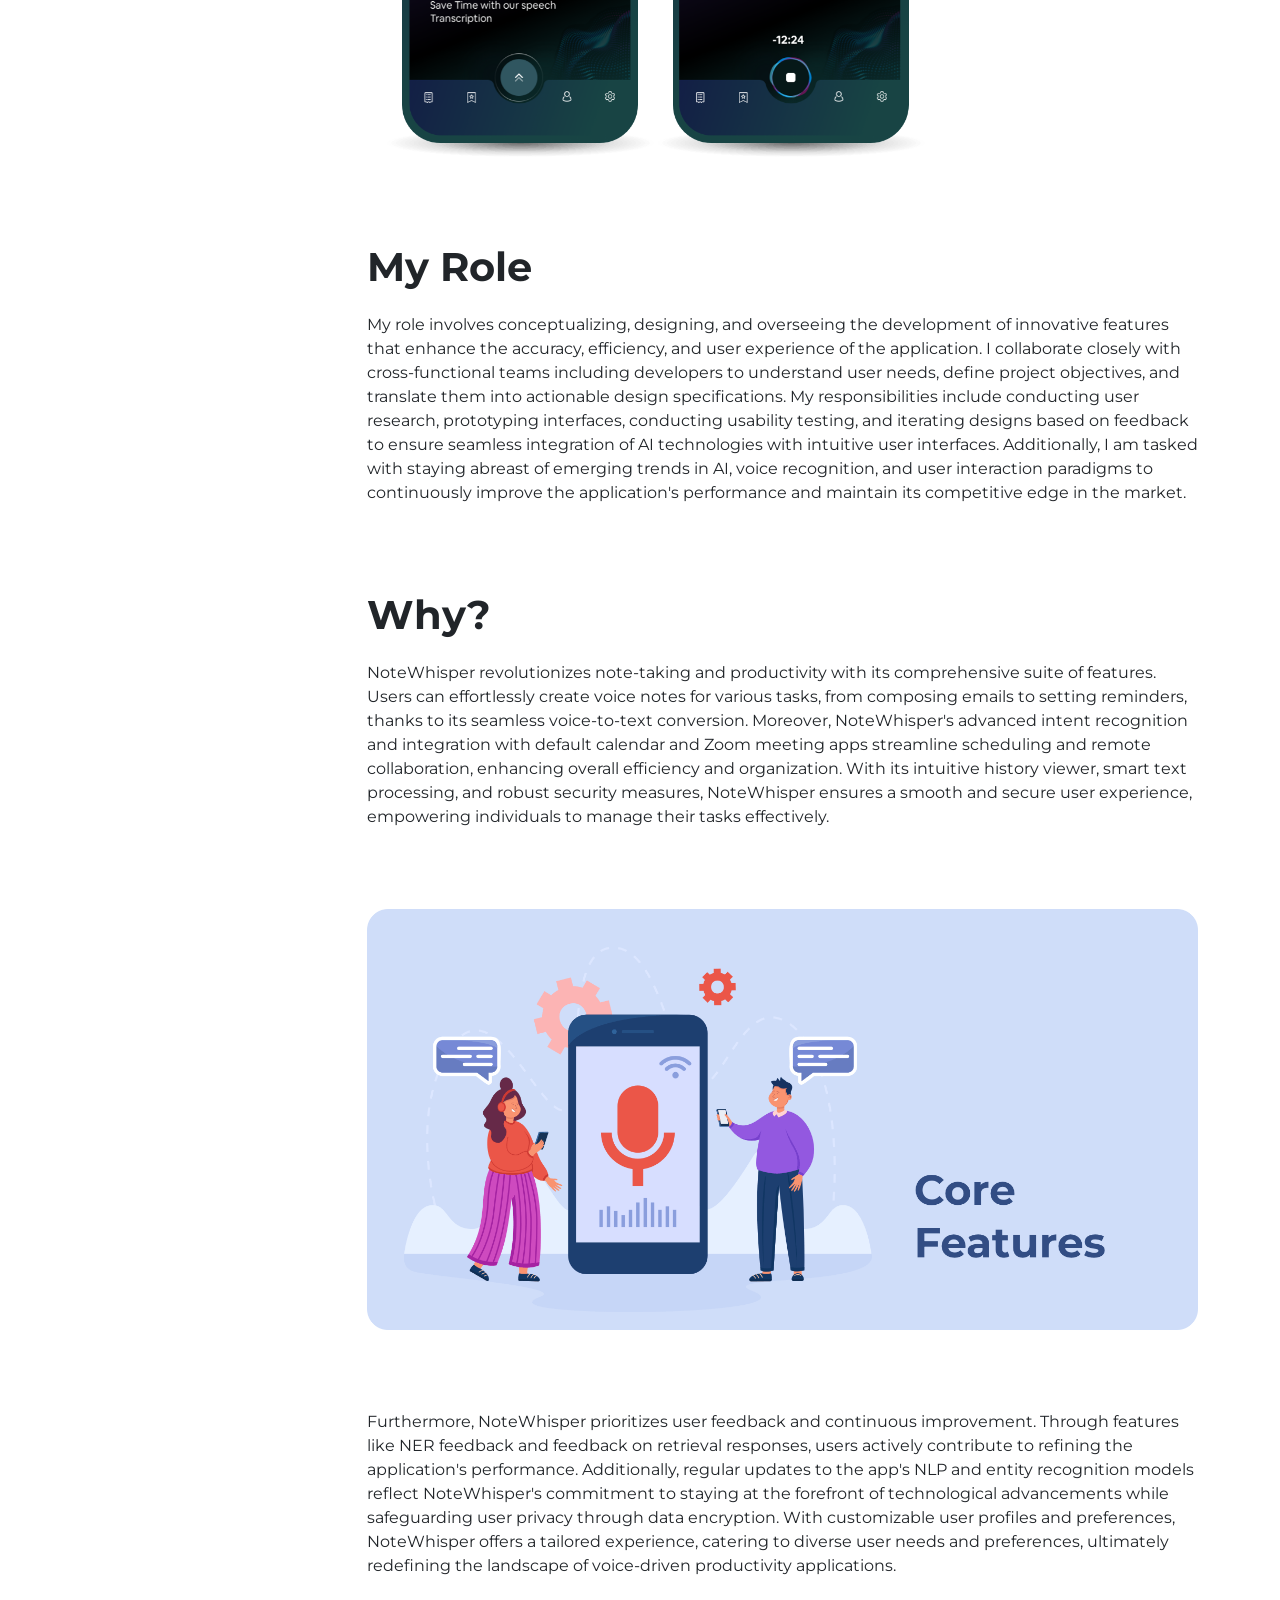
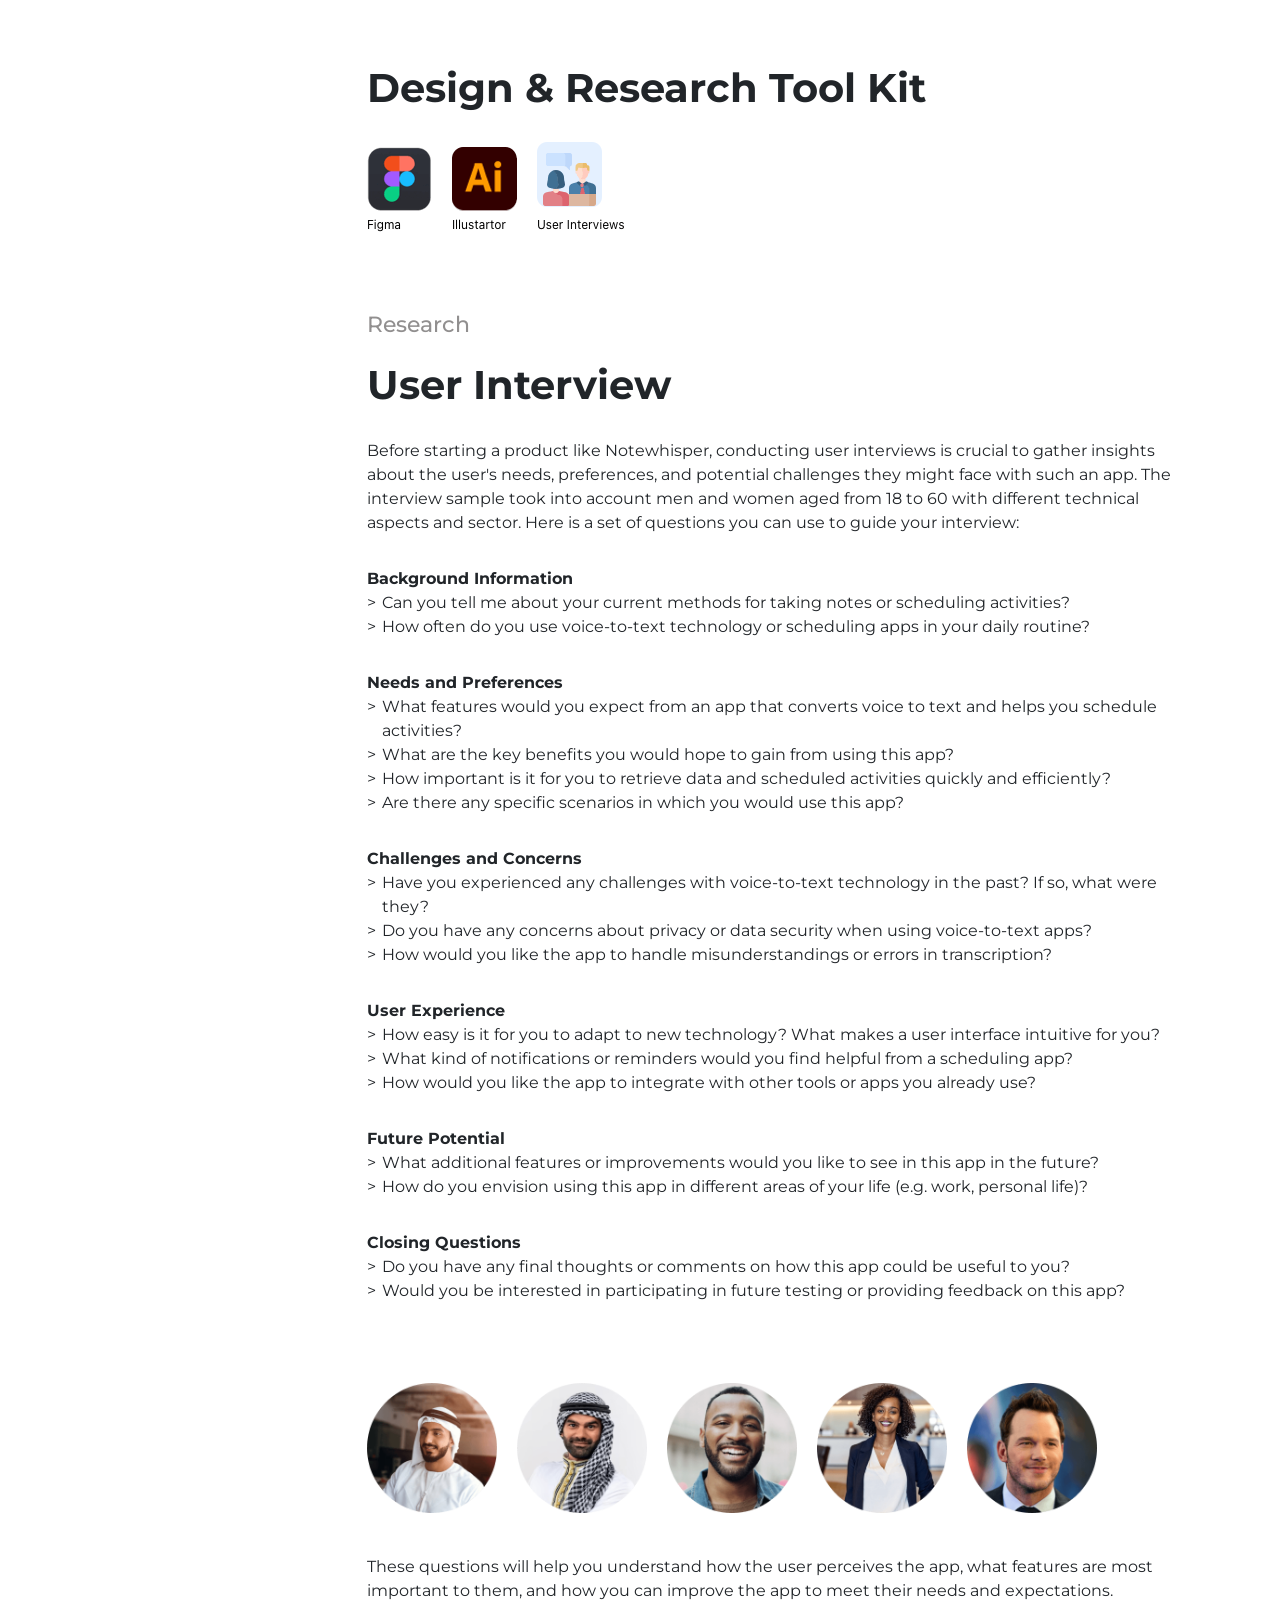
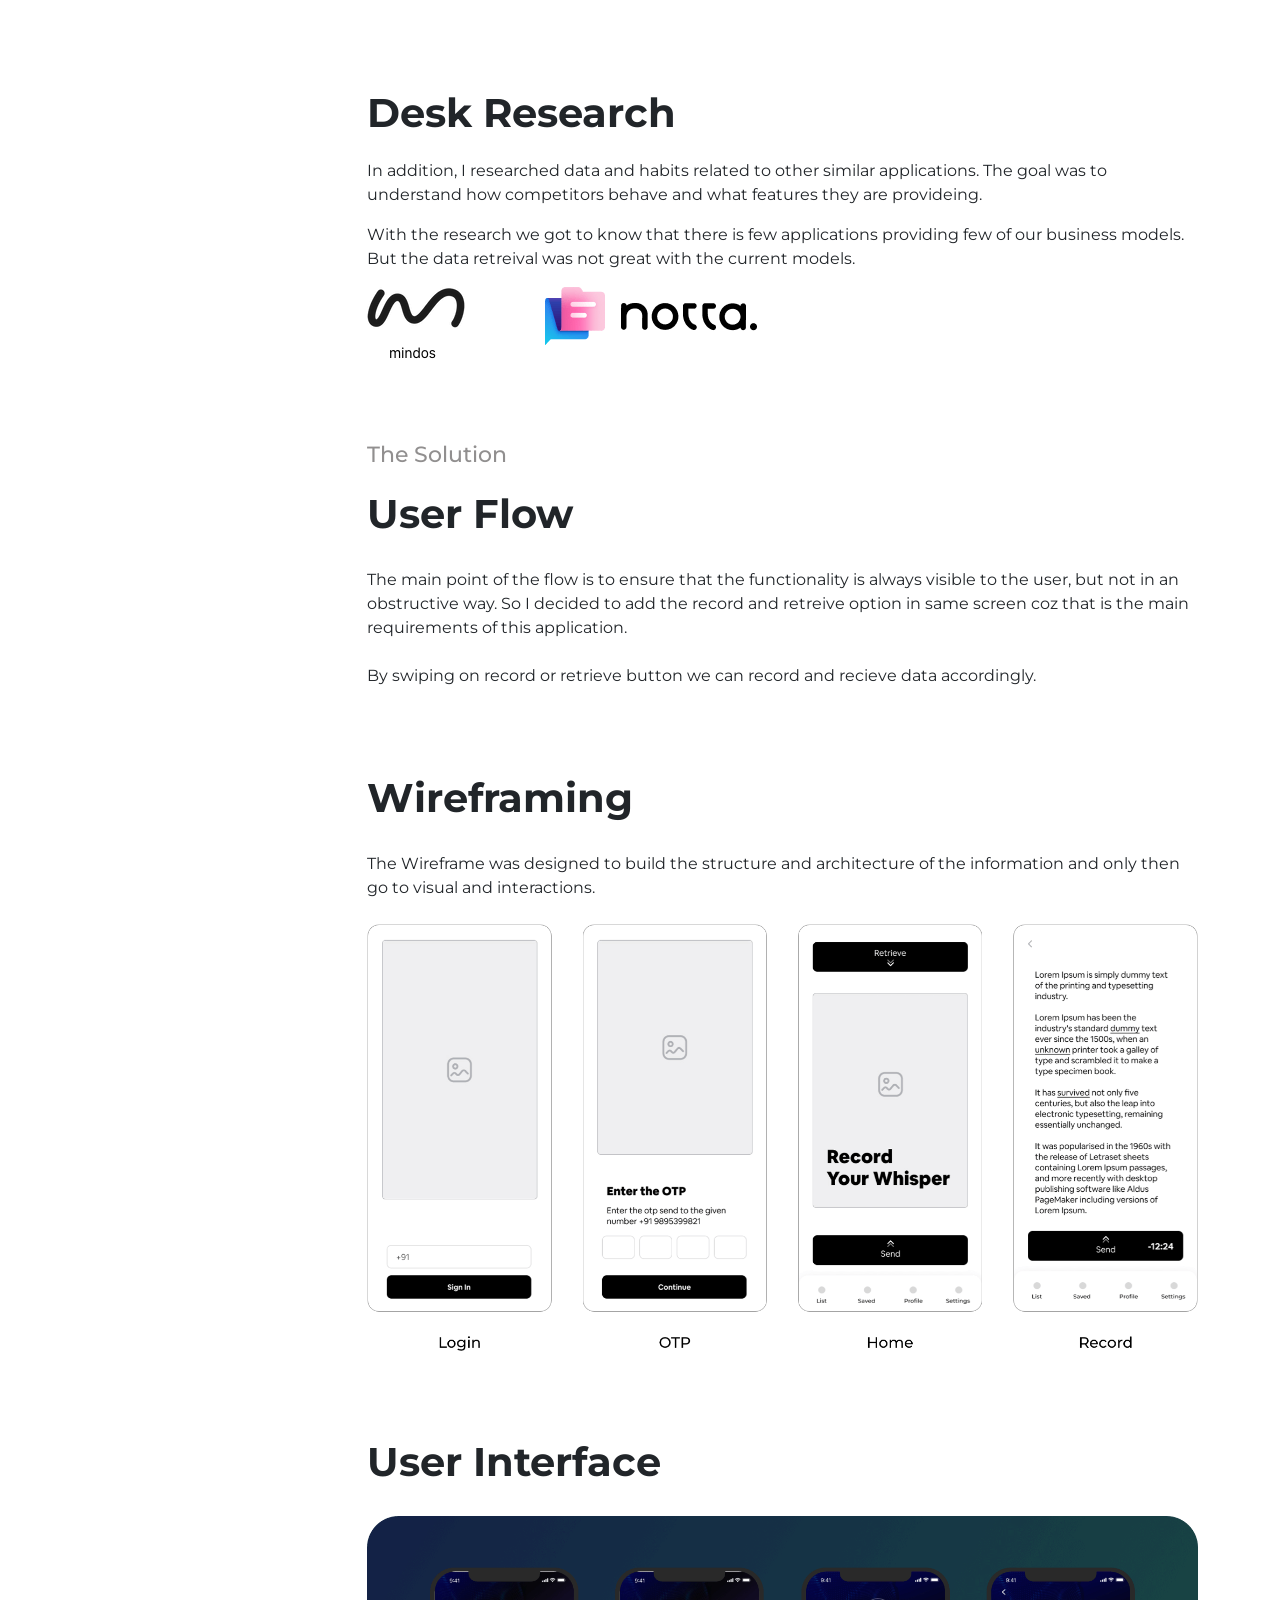
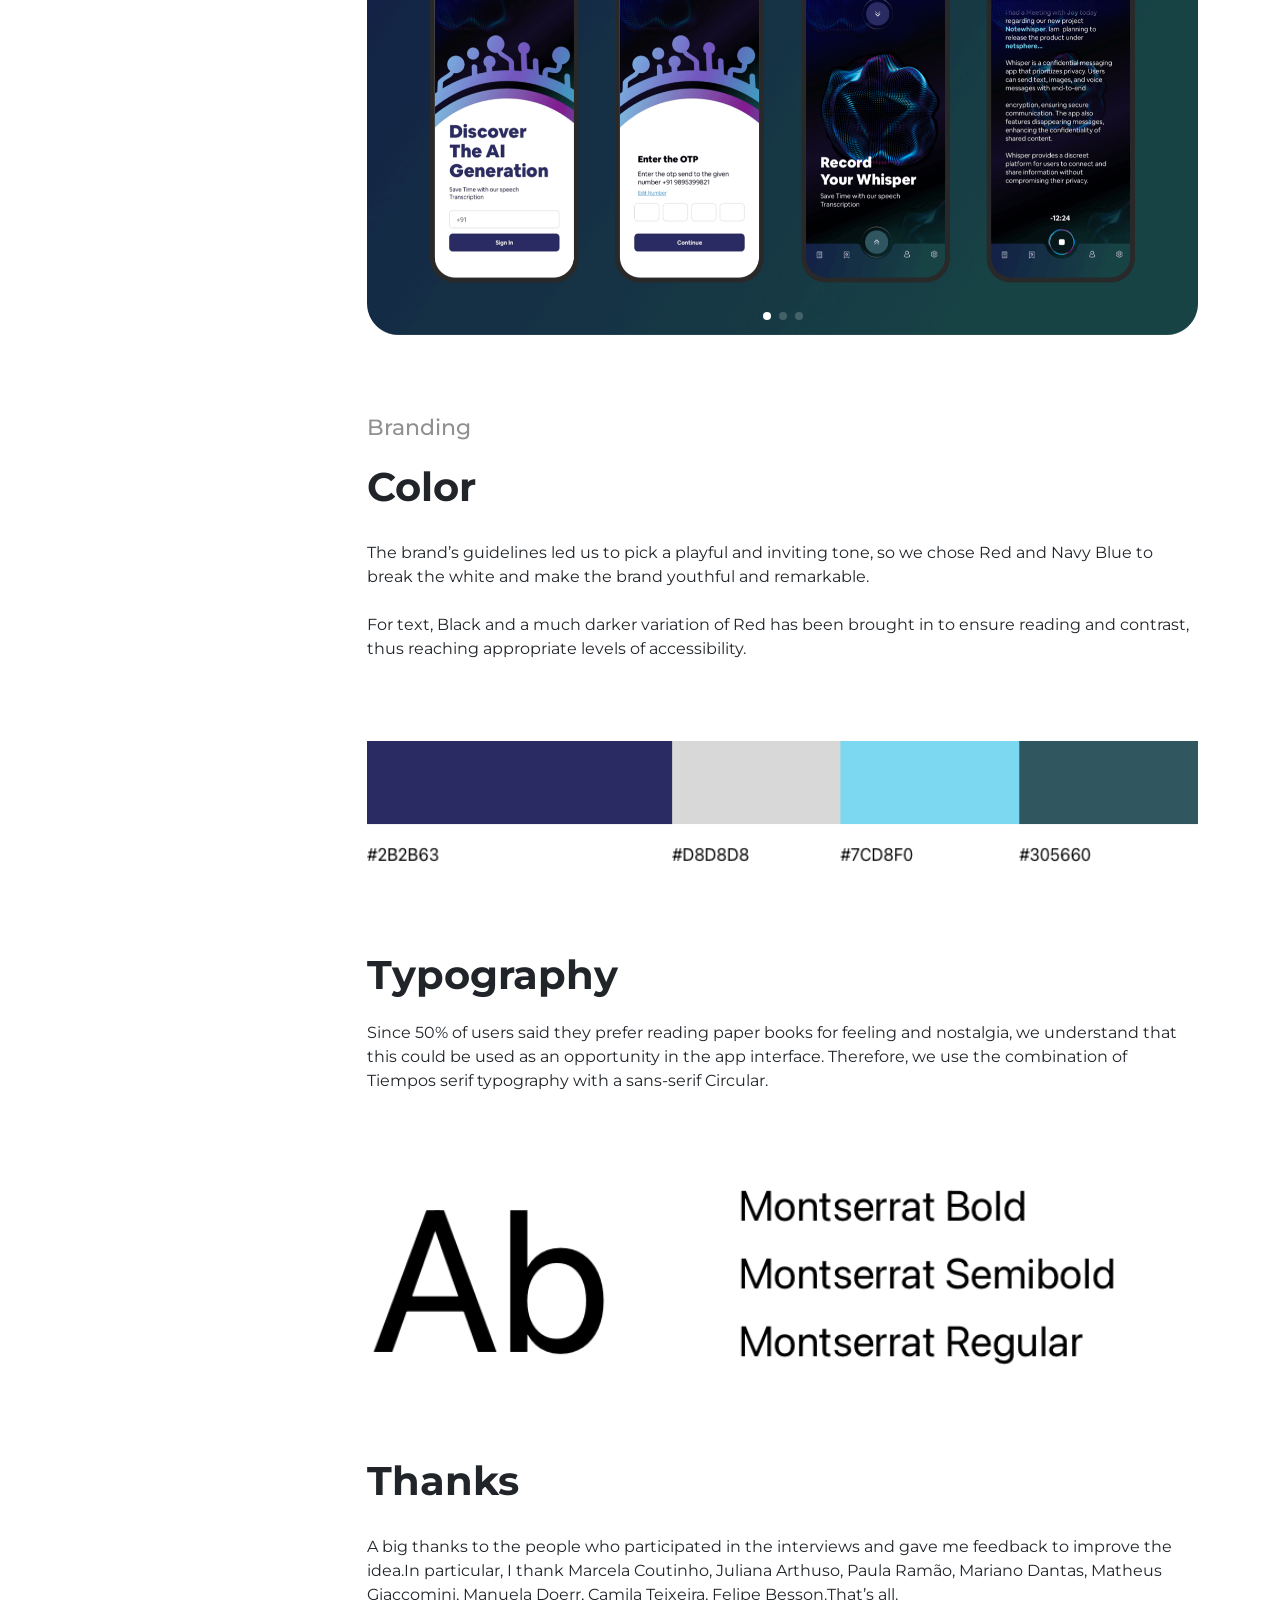
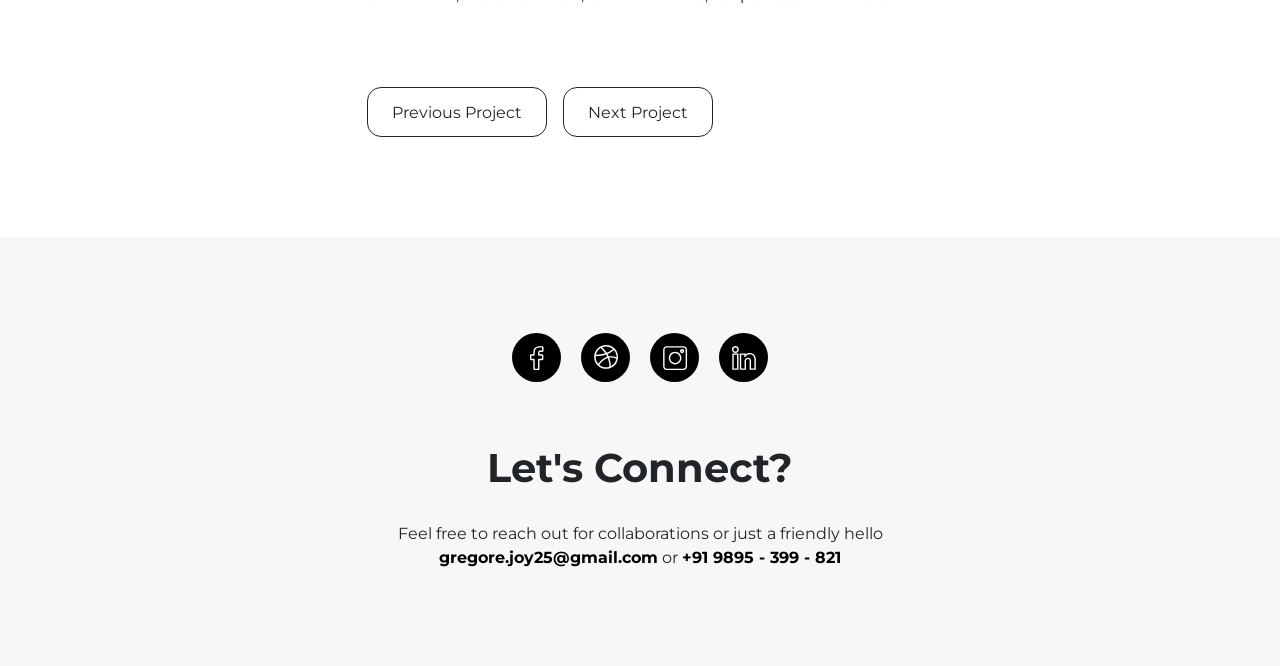
<file: notewhisper.html>
<!DOCTYPE html>
<html lang="en">
<head>
	<meta charset="UTF-8">
    <meta content='width=device-width, initial-scale=1, maximum-scale=1, minimum-scale=1, user-scalable=0, user-scalable=no, shrink-to-fit=no' name='viewport' />
    <title>Gregore Joy</title>
    <link href="https://cdn.jsdelivr.net/npm/bootstrap@5.3.3/dist/css/bootstrap.min.css" rel="stylesheet" integrity="sha384-QWTKZyjpPEjISv5WaRU9OFeRpok6YctnYmDr5pNlyT2bRjXh0JMhjY6hW+ALEwIH" crossorigin="anonymous">
    <link rel="stylesheet"href="https://cdn.jsdelivr.net/npm/swiper@11/swiper-bundle.min.css"/>
	<link rel="stylesheet" href="css/icomoon/style.css">
	<link rel="stylesheet" href="css/style.css">
</head>
<body class="note-bg">
    <header class="header">
        <div class="container">
            <nav class="navbar navbar-expand-lg bg-body-tertiary">
                <div class="container-fluid">
                    <a class="navbar-brand" href="index.html"><i class="icon-logo"></i></a>
                    <button class="navbar-toggler" type="button" data-bs-toggle="collapse" data-bs-target="#navbarSupportedContent" aria-controls="navbarSupportedContent" aria-expanded="false" aria-label="Toggle navigation">
                    <span class="navbar-toggler-icon"></span>
                    </button>
                    <div class="collapse navbar-collapse" id="navbarSupportedContent">
                    <ul class="navbar-nav ms-auto mb-2 mb-lg-0">
                        <li class="nav-item">
                        <a class="nav-link" aria-current="page" href="index.html">Home</a>
                        </li>
                        <li class="nav-item">
                        <a class="nav-link" href="projects.html">Projects</a>
                        </li>
                        <li class="nav-item">
                        <a class="nav-link" href="resume.html">Resume</a>
                        </li>
                        <li class="nav-item">
                        <a class="nav-link" href="contactus.html">Contact</a>
                        </li>
                    </ul>
                    </div>
                </div>
            </nav>
        </div>
    </header>
    <main>
        <div class="note-banner-bg"></div>
        <div class="container">
            <div class="row">
                <div class="col-12 col-md-3">
                    <div id="simple-list-example" class="nav-fixed">
                        <a href="#gettingStart"><i class="icon-book"></i> Getting Started</a>
                        <a href="#myRole"><i class="icon-card"></i> My Role</a>
                        <a href="#why"><i class="icon-chats"></i> Why?</a>
                        <a href="#design"><i class="icon-analytics"></i> Design & Research Tool Kit</a>
                        <a href="#designProcess"><i class="icon-vector"></i> Design Process</a>
                        <a href="#theSolution"><i class="icon-star"></i> The Solution</a>
                        <a href="#branding"><i class="icon-design"></i> Branding</a>
                        <a href="#thanks"><i class="icon-quotation"></i> Thanks</a>
                  </div>
                </div>
                <div class="col-12 col-md-9">
                    <div data-bs-spy="scroll" data-bs-target="#simple-list-example" data-bs-offset="90vh" data-bs-smooth-scroll="true" class="scrollspy-example" tabindex="0">
                    <div id="gettingStart">
                        <h6 class="gray-text">Capture your voice</h6>
                        <h3 class="mt-3">Power of Artificial Intelligence</h3>
                        <p  class="mt-4">NoteWhisper, the AI-powered Voice-to-Text Mobile Application designed to revolutionize the way users capture, manage, and interact with their notes and information. NoteWhisper combines cutting-edge natural language processing (NLP) with an intuitive user experience to empower users to effortlessly create, retrieve, and organize notes using their voice.</p>
                        <img src="img/notewhisper-app.png" alt="app" class="mt-5 app-img">
                    </div>
                    <div id="myRole" class="mt-5">
                        <h3>My Role</h3>
                        <p class="mt-3">My role involves conceptualizing, designing, and overseeing the development of innovative features that enhance the accuracy, efficiency, and user experience of the application. I collaborate closely with cross-functional teams including developers to understand user needs, define project objectives, and translate them into actionable design specifications.
                            My responsibilities include conducting user research, prototyping interfaces, conducting usability testing, and iterating designs based on feedback to ensure seamless integration of AI technologies with intuitive user interfaces.
                            Additionally, I am tasked with staying abreast of emerging trends in AI, voice recognition, and user interaction paradigms to continuously improve the application's performance and maintain its competitive edge in the market.</p>
                    </div>
                    <div id="why" class="mt-5">
                        <h3>Why?</h3>
                        <p class="mt-3">NoteWhisper revolutionizes note-taking and productivity with its comprehensive suite of features. Users can effortlessly create voice notes for various tasks, from composing emails to setting reminders, thanks to its seamless voice-to-text conversion. Moreover, NoteWhisper's advanced intent recognition and integration with default calendar and Zoom meeting apps streamline scheduling and remote collaboration, enhancing overall efficiency and organization. With its intuitive history viewer, smart text processing, and robust security measures, NoteWhisper ensures a smooth and secure user experience, empowering individuals to manage their tasks effectively.</p>
                        <img src="img/core-features.png" alt="core features" class="mt-5 w-100">
                        <p class="mt-5">Furthermore, NoteWhisper prioritizes user feedback and continuous improvement. Through features like NER feedback and feedback on retrieval responses, users actively contribute to refining the application's performance. Additionally, regular updates to the app's NLP and entity recognition models reflect NoteWhisper's commitment to staying at the forefront of technological advancements while safeguarding user privacy through data encryption. With customizable user profiles and preferences, NoteWhisper offers a tailored experience, catering to diverse user needs and preferences, ultimately redefining the landscape of voice-driven productivity applications.</p>
                    </div>
                    <div id="design" class="mt-5">
                        <h3>Design & Research Tool Kit</h3>
                        <img src="img/tools.png" alt="tools" class="mt-3" />
                    </div>
                    <div id="designProcess" class="mt-5">
                        <h6 class="gray-text">Research</h6>
                        <h3 class="mt-3">User Interview</h3>
                        <p class="mt-4 mb-4">Before starting a product like Notewhisper, conducting user interviews is crucial to gather insights about the user's needs, preferences, and potential challenges they might face with such an app. The interview sample took into account men and women aged from 18 to 60 with different technical aspects and sector. Here is a set of questions you can use to guide your interview:</p>
                        <div class="user-inter">
                        <strong class="mb-3">Background Information</strong>
                            <p> Can you tell me about your current methods for taking notes or scheduling activities?
                            </p>
                            <p> How often do you use voice-to-text technology or scheduling apps in your daily routine?</p>
                        </div>
                        <div class="user-inter">
                        <strong class="mb-3">Needs and Preferences</strong>
                            <p> What features would you expect from an app that converts voice to text and helps you schedule  
                                activities?</p>
                            <p> What are the key benefits you would hope to gain from using this app?
                            </p>
                            <p> How important is it for you to retrieve data and scheduled activities quickly and efficiently?
                            </p>
                            <p> Are there any specific scenarios in which you would use this app?</p>
                        </div>
                        <div class="user-inter">
                        <strong class="mb-3">Challenges and Concerns</strong>
                            <p> Have you experienced any challenges with voice-to-text technology in the past? If so, what were 
                                they?</p>
                            <p> Do you have any concerns about privacy or data security when using voice-to-text apps?
                            </p>
                            <p> How would you like the app to handle misunderstandings or errors in transcription?</p>
                        </div>
                        <div class="user-inter">
                        <strong class="mb-3">User Experience</strong>
                            <p> How easy is it for you to adapt to new technology? What makes a user interface intuitive for 
                                you?</p>
                            <p> What kind of notifications or reminders would you find helpful from a scheduling app?
                            </p>
                            <p> How would you like the app to integrate with other tools or apps you already use?</p>
                        </div>
                        <div class="user-inter">
                        <strong class="mb-3">Future Potential</strong>
                            <p> What additional features or improvements would you like to see in this app in the future?
                            </p>
                            <p> How do you envision using this app in different areas of your life (e.g. work, personal life)?</p>
                        </div>
                        <div class="user-inter">
                        <strong class="mb-3">Closing Questions</strong>
                            <p> Do you have any final thoughts or comments on how this app could be useful to you?

                            </p>
                            <p> Would you be interested in participating in future testing or providing feedback on this app?</p>
                        </div>
                        
                        <div class="my-team mt-5">
                            <figure>
                                <img src="img/user-mental.png" alt="team" />
                            </figure>
                            <figure>
                                <img src="img/user-mental-2.png" alt="team" />
                            </figure>
                            <figure>
                                <img src="img/user-mental-3.png" alt="team" />
                            </figure>
                            <figure>
                                <img src="img/user-mental-4.png" alt="team" />
                            </figure>
                            <figure>
                                <img src="img/user-mental-5.png" alt="team" />
                            </figure>
                        </div>
                        <p class="mt-3">These questions will help you understand how the user perceives the app, what features are most important to them, and how you can improve the app to meet their needs and expectations.</p>
                        <h3 class="mt-5">Desk Research</h3>
                        <p class="mt-3">In addition, I researched data and habits related to other similar applications. The goal was to understand how competitors behave and what features they are provideing.
                        </p>
                        <p class="mt-3">With the research we got to know that there is few applications providing few of our business models. But the data retreival was not great with the current models.
                        </p>
                        <img src="img/dark-sketch.png" alt="tools" class="mt-3" />

                    </div>
                    <div id="theSolution" class="mt-5">
                        <h6 class="gray-text">The Solution</h6>
                        <h3 class="mt-3">User Flow</h3>
                        <p class="mt-4 mb-4">The main point of the flow is to ensure that the functionality is always visible to the user, but not in an obstructive way. So I decided to add the record and retreive option in same screen coz that is the main requirements of this application. 
                        </p>
                        <p>By swiping on record or retrieve button we can record and recieve data accordingly.</p>
                    
                        <h3 class="mt-5">Wireframing</h3>
                        <p class="mt-4 mb-4">The Wireframe was designed to build the structure and architecture of the information and only then go to visual and interactions.</p>
                        <img src="img/wireframe-note.png" alt="tools" class="mt-3 d-block w-100" />
                        <h3 class="mt-5">User Interface</h6>
                        <div class="swiper mySwiper mt-4 mb-5">
                            <div class="swiper-wrapper">
                                <div class="swiper-slide">
                                    <img src="img/user-interface-note.png" class="d-block w-100" alt="carousel">
                                </div>
                                <div class="swiper-slide">
                                    <img src="img/user-interface-note2.png" class="d-block w-100" alt="carousel">
                                </div>
                                <div class="swiper-slide">
                                    <img src="img/user-interface-note3.png" class="d-block w-100" alt="carousel">
                                </div>
                            </div>
                            <div class="swiper-pagination"></div>
                        </div>
                    </div>
                    <div id="branding" class="mt-5">
                        <h6 class="gray-text">Branding</h6>
                        <h3 class="mt-3">Color</h3>
                        <p class="mt-4 mb-4">The brand’s guidelines led us to pick a playful and inviting tone, so we chose Red and Navy Blue to break the white and make the brand youthful and remarkable. 
                        </p>
                        <p>For text, Black and a much darker variation of Red has been brought in to ensure reading and contrast, thus reaching appropriate levels of accessibility.</p>
                        <img src="img/color-note.png" alt="tools" class="mt-5 d-block w-100" />
                        <h3 class="mt-5">Typography</h3>
                        <p class="mt-3">Since 50% of users said they prefer reading paper books for feeling and nostalgia, we understand that this could be used as an opportunity in the app interface. Therefore, we use the combination of Tiempos serif typography with a sans-serif Circular.</p>
                        <img src="img/typography-note.png" alt="tools" class="mt-5 d-block w-100" />

                    </div>
                    <div id="thanks" class="mt-5">
                        <h3>Thanks</h3>
                        <p class="mt-4 mb-4">A big thanks to the people who participated in the interviews and gave me feedback to improve the idea.In particular, I thank Marcela Coutinho, Juliana Arthuso, Paula Ramão, Mariano Dantas, Matheus Giaccomini, Manuela Doerr, Camila Teixeira, Felipe Besson.That’s all.</p>
                    </div>
                    <div class="mt-5 d-flex align-items-center gap-3 ">
                        <a href="glutfit.html" class="btn btn-outline-dark px-4" type="button">
                            Previous Project 
                        </a>
                        <a href="ams.html" class="btn btn-outline-dark  px-4" type="button">
                            Next Project 
                        </a>
                    </div>
                  </div>
                </div>
            </div>
        </div>
    </main>
    <footer class="footer">
        <div class="container">
            
            <div class="social">
                <a href="https://m.facebook.com/profile.php?id=100001718047666&name=xhp_nt__fb__action__open_user" target="_blank">
                    <img src="img/fb.svg" alt="fb" />
                </a>
                <a href="https://dribbble.com/Gregore" target="_blank">
                    <img src="img/dribbble.svg" alt="dribbble" />
                </a>
                <a href="https://www.instagram.com/gregore.joy/" target="_blank">
                    <img src="img/instagram.svg" alt="instagram" />
                </a>
                <a href="https://www.linkedin.com/in/gregore-joy-69945725/" target="_blank">
                    <img src="img/linkdin.svg" alt="linkedin" />
                </a>
            </div>
            <h3>Let's Connect?</h3>
            <p>Feel free to reach out for collaborations or just a friendly hello</p> <a href="mailto:gregore.joy25@gmail.com" target="_blank">
            <strong>gregore.joy25@gmail.com</strong></a> or <a href="https://wa.me/9895399821" target="_blank"><strong>+91 9895 - 399 - 821</strong></a>
        </div>
    </footer>
    <script src="https://cdn.jsdelivr.net/npm/bootstrap@5.3.3/dist/js/bootstrap.bundle.min.js" integrity="sha384-YvpcrYf0tY3lHB60NNkmXc5s9fDVZLESaAA55NDzOxhy9GkcIdslK1eN7N6jIeHz" crossorigin="anonymous"></script>
    <script src="https://cdn.jsdelivr.net/npm/swiper@11/swiper-bundle.min.js"></script>
    <script>
        var swiper = new Swiper(".mySwiper", {
          spaceBetween: 30,
          centeredSlides: true,
          autoplay: {
            delay: 2500,
            disableOnInteraction: false,
          },
          pagination: {
            el: ".swiper-pagination",
            clickable: true,
          },
        });
      </script>
</body>
</html>
</file>
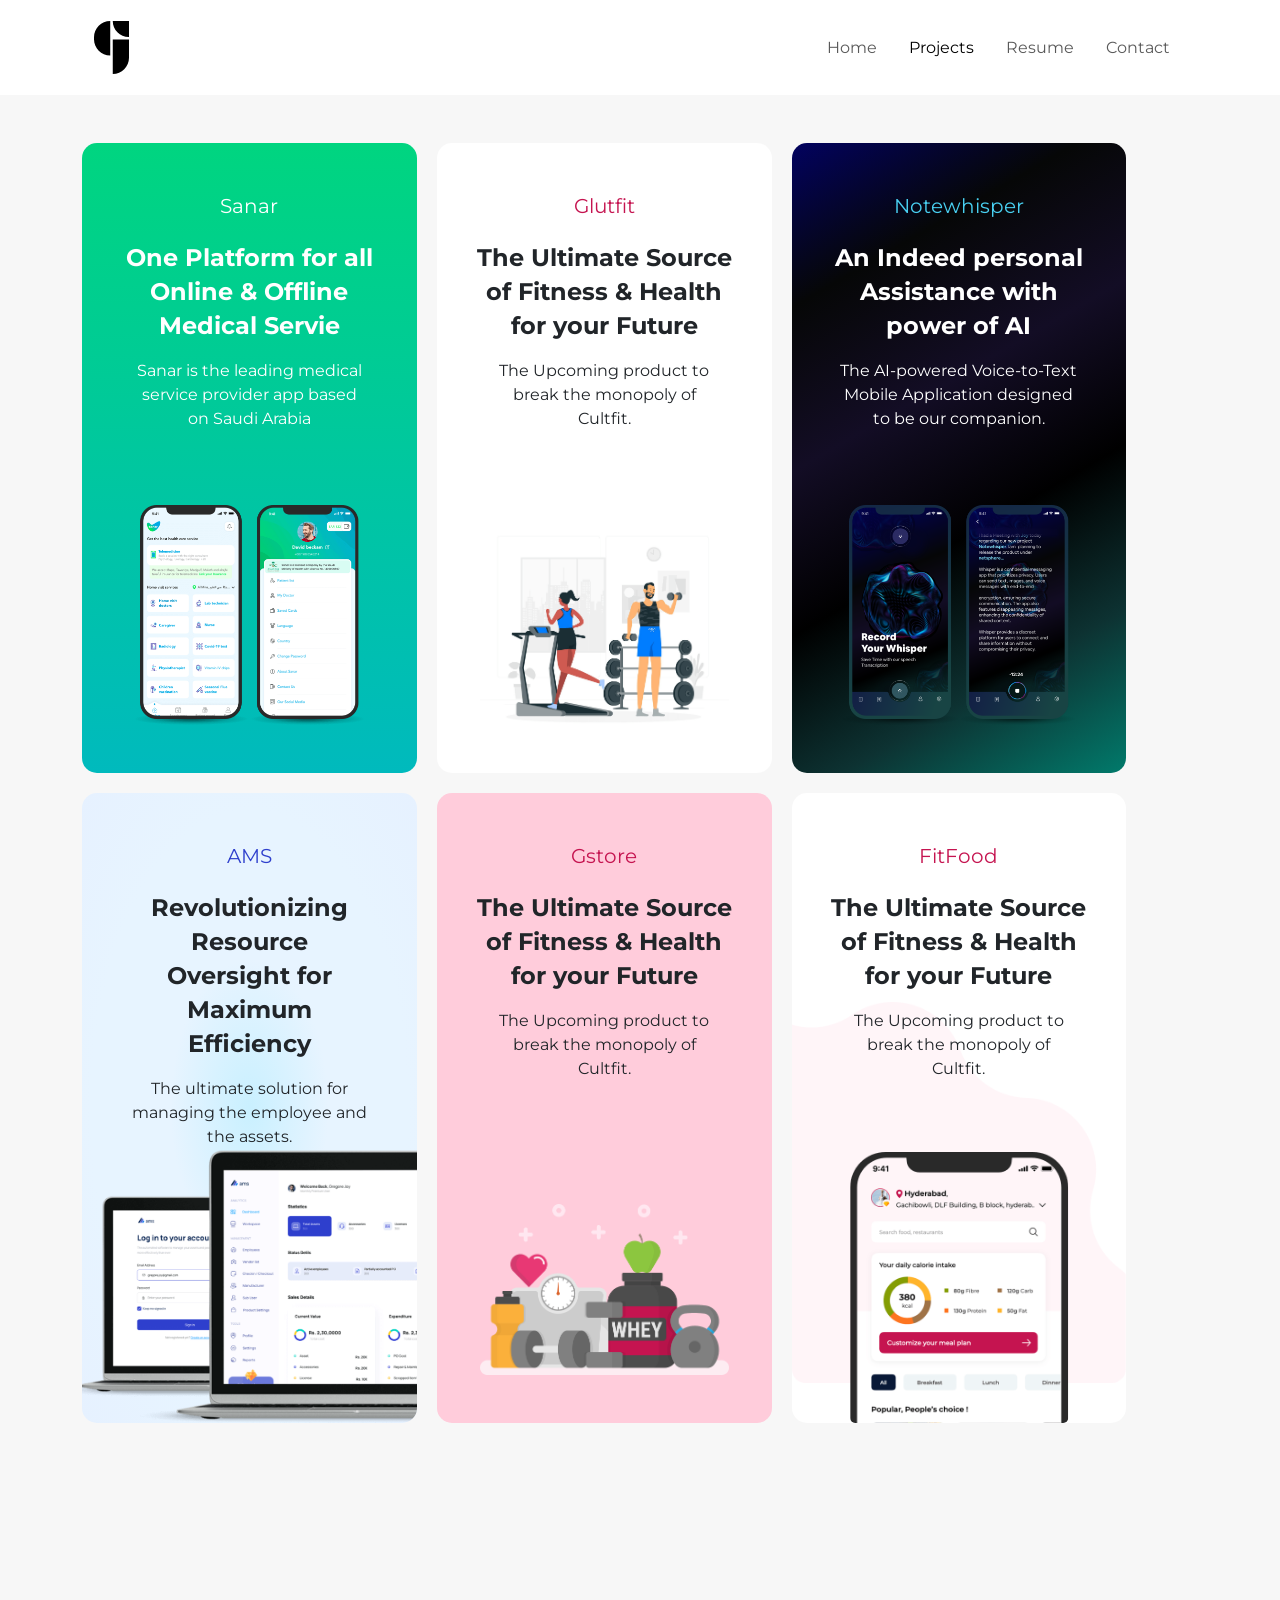
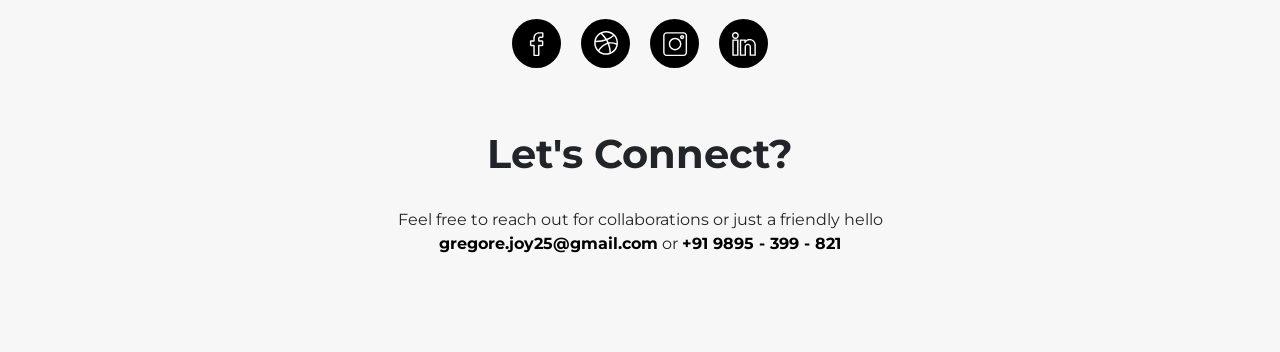
<file: projects.html>
<!DOCTYPE html>
<html lang="en">
<head>
	<meta charset="UTF-8">
    <meta content='width=device-width, initial-scale=1, maximum-scale=1, minimum-scale=1, user-scalable=0, user-scalable=no, shrink-to-fit=no' name='viewport' />
    <title>Gregore Joy</title>
    <link href="https://cdn.jsdelivr.net/npm/bootstrap@5.3.3/dist/css/bootstrap.min.css" rel="stylesheet" integrity="sha384-QWTKZyjpPEjISv5WaRU9OFeRpok6YctnYmDr5pNlyT2bRjXh0JMhjY6hW+ALEwIH" crossorigin="anonymous">
    
	<link rel="stylesheet" href="css/icomoon/style.css">
	<link rel="stylesheet" href="css/style.css">
</head>
<body>
    <header class="header sticky-top">
        <div class="container">
            <nav class="navbar navbar-expand-lg bg-body-tertiary">
                <div class="container-fluid">
                    <a class="navbar-brand" href="index.html"><img src="img/logo.svg" alt="logo" /></a>
                    <button class="navbar-toggler" type="button" data-bs-toggle="collapse" data-bs-target="#navbarSupportedContent" aria-controls="navbarSupportedContent" aria-expanded="false" aria-label="Toggle navigation">
                    <span class="navbar-toggler-icon"></span>
                    </button>
                    <div class="collapse navbar-collapse" id="navbarSupportedContent">
                    <ul class="navbar-nav ms-auto mb-2 mb-lg-0">
                        <li class="nav-item">
                        <a class="nav-link" href="index.html">Home</a>
                        </li>
                        <li class="nav-item">
                        <a class="nav-link active" href="projects.html">Projects</a>
                        </li>
                        <li class="nav-item">
                        <a class="nav-link" href="resume.html">Resume</a>
                        </li>
                        <li class="nav-item">
                        <a class="nav-link" href="contactus.html">Contact</a>
                        </li>
                    </ul>
                    </div>
                </div>
            </nav>
        </div>
    </header>
    <main>
        <div class="container">
            <div class="projects">
                <a href="sanar-project.html" class="card sanar-bg">
                    <div class="card-body">
                        <p class="sub-title">Sanar</p>
                        <h5 class="title">One Platform for all 
                            <span class="d-block">Online & Offline</span>
                            Medical Servie</h5>
                        <p>Sanar is the leading medical <span class="d-block">service provider app based</span> on Saudi Arabia</p>
                    </div>
                    <img src="img/sanar-app.png" alt="sanar app" />
                </a>
                <a href="glutfit.html" class="card">
                    
                    <div class="card-body">
                        <p class="sub-title glutfit-text">Glutfit</p>
                        <h5 class="title">The Ultimate Source
                            <span class="d-block">of Fitness & Health</span>
                            for your Future </h5>
                        <p>The Upcoming product to <span class="d-block">break the monopoly of</span> Cultfit.</p>
                    </div>
                    <img src="img/glutfit-gym.png" class="card-img-bottom" alt="sanar app" />
                </a>
                <a href="notewhisper.html" class="card notewhisper-bg">
                    <div class="card-body">
                        <p class="sub-title notewhisper-text">Notewhisper</p>
                        <h5 class="title">An Indeed personal <span class="d-block">Assistance with </span>power of AI</h5>
                        <p>The AI-powered Voice-to-Text<span class="d-block"> Mobile Application designed</span> to be our companion.</p>
                    </div>
                        <img src="img/notewhisper-app.png" class="card-img-bottom" alt="sanar app" />
                </a>
                <a href="ams.html" class="card ams-bg">
                    <div class="card-body">
                        <p class="sub-title ams-text">AMS</p>
                        <h5 class="title">Revolutionizing Resource
                            <span class="d-block">Oversight for Maximum</span>
                            Efficiency</h5>
                        <p>The ultimate solution for<span class="d-block"> managing  the employee and</span> the assets. </p>
                    </div>
                    
                        <img src="img/ams-app.png" class="card-img-bottom" alt="ams app" />
                </a>
                <a href="gstore.html" class="card gstore-bg">
                    
                    <div class="card-body">
                        <p class="sub-title glutfit-text">Gstore</p>
                        <h5 class="title">The Ultimate Source
                            <span class="d-block">of Fitness & Health</span>
                            for your Future </h5>
                        <p>The Upcoming product to <span class="d-block">break the monopoly of </span>
                            Cultfit.</p>
                    </div>
                    <img src="img/gstore.png" class="card-img-bottom" alt="gstore app" />
                </a>
                <a href="fitfood.html" class="card fitfood-bg">
                    <div class="card-body">
                        <p class="sub-title glutfit-text">FitFood</p>
                        <h5 class="title">The Ultimate Source
                            <span class="d-block">of Fitness & Health</span>
                            for your Future </h5>
                        <p>The Upcoming product to <span class="d-block">break the monopoly of </span>
                            Cultfit.</p>
                    </div>
                    
                        <img src="img/fitfood-proj.png" class="card-img-bottom" alt="ams app" />
                </a>
            </div>
        </div>
    </main>
    <footer class="footer">
        <div class="container">
            
            <div class="social">
                <a href="https://m.facebook.com/profile.php?id=100001718047666&name=xhp_nt__fb__action__open_user" target="_blank">
                    <img src="img/fb.svg" alt="fb" />
                </a>
                <a href="https://dribbble.com/Gregore" target="_blank">
                    <img src="img/dribbble.svg" alt="dribbble" />
                </a>
                <a href="https://www.instagram.com/gregore.joy/" target="_blank">
                    <img src="img/instagram.svg" alt="instagram" />
                </a>
                <a href="https://www.linkedin.com/in/gregore-joy-69945725/" target="_blank">
                    <img src="img/linkdin.svg" alt="linkedin" />
                </a>
            </div>
            <h3>Let's Connect?</h3>
            <p>Feel free to reach out for collaborations or just a friendly hello</p> <a href="mailto:gregore.joy25@gmail.com" target="_blank">
            <strong>gregore.joy25@gmail.com</strong></a> or <a href="https://wa.me/9895399821" target="_blank"><strong>+91 9895 - 399 - 821</strong></a>
        </div>
    </footer>
    <script src="https://cdn.jsdelivr.net/npm/bootstrap@5.3.3/dist/js/bootstrap.bundle.min.js" integrity="sha384-YvpcrYf0tY3lHB60NNkmXc5s9fDVZLESaAA55NDzOxhy9GkcIdslK1eN7N6jIeHz" crossorigin="anonymous"></script>
</body>
</html>
</file>
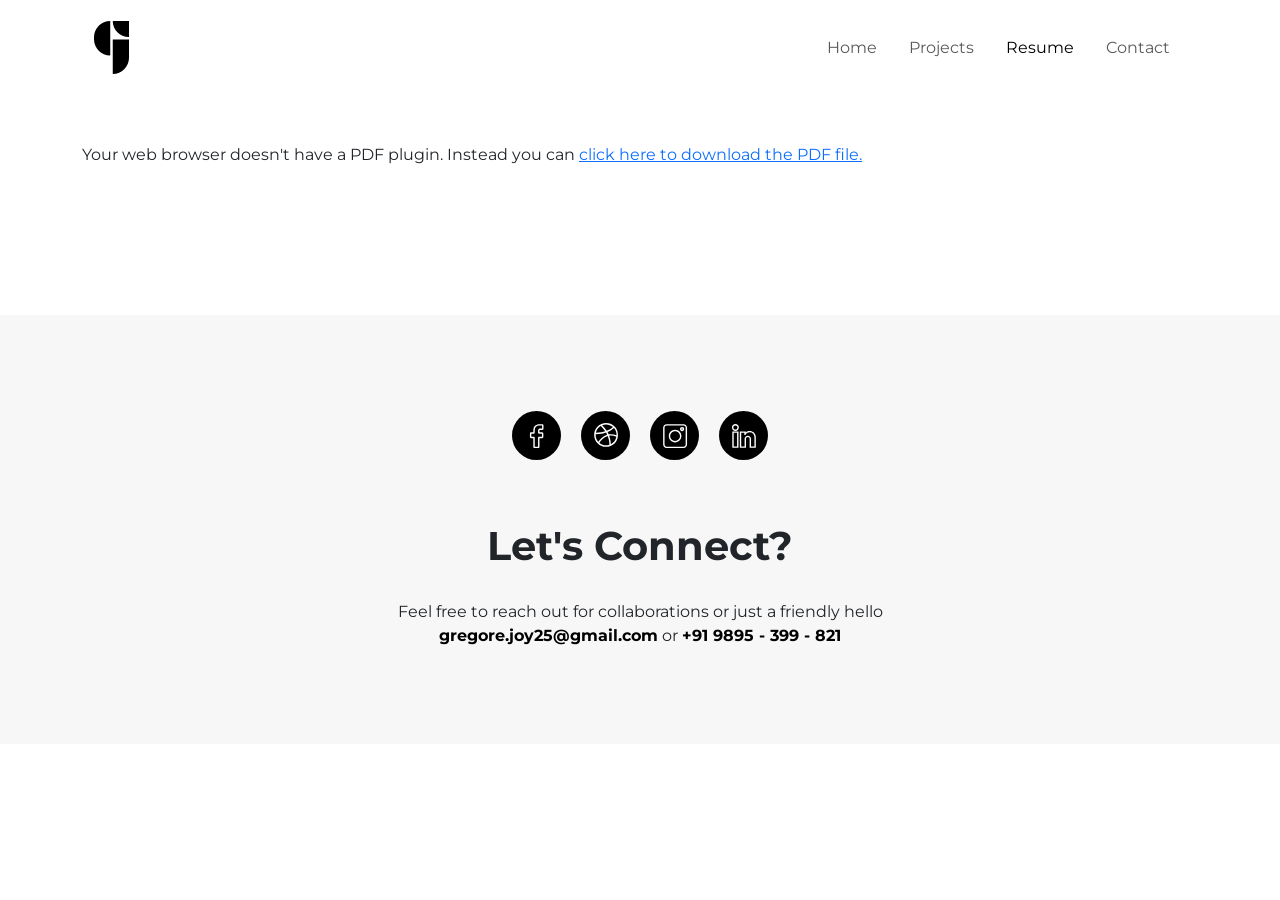
<file: resume.html>
<!DOCTYPE html>
<html lang="en">
<head>
	<meta charset="UTF-8">
    <meta content='width=device-width, initial-scale=1, maximum-scale=1, minimum-scale=1, user-scalable=0, user-scalable=no, shrink-to-fit=no' name='viewport' />
    <title>Gregore Joy</title>
    <link href="https://cdn.jsdelivr.net/npm/bootstrap@5.3.3/dist/css/bootstrap.min.css" rel="stylesheet" integrity="sha384-QWTKZyjpPEjISv5WaRU9OFeRpok6YctnYmDr5pNlyT2bRjXh0JMhjY6hW+ALEwIH" crossorigin="anonymous">
    
	<link rel="stylesheet" href="css/icomoon/style.css">
	<link rel="stylesheet" href="css/style.css">
</head>
<body class="body-bg">
    <header class="header sticky-top">
        <div class="container">
            <nav class="navbar navbar-expand-lg bg-body-tertiary">
                <div class="container-fluid">
                    <a class="navbar-brand" href="index.html"><img src="img/logo.svg" alt="logo" /></a>
                    <button class="navbar-toggler" type="button" data-bs-toggle="collapse" data-bs-target="#navbarSupportedContent" aria-controls="navbarSupportedContent" aria-expanded="false" aria-label="Toggle navigation">
                    <span class="navbar-toggler-icon"></span>
                    </button>
                    <div class="collapse navbar-collapse" id="navbarSupportedContent">
                    <ul class="navbar-nav ms-auto mb-2 mb-lg-0">
                        <li class="nav-item">
                        <a class="nav-link" href="index.html">Home</a>
                        </li>
                        <li class="nav-item">
                        <a class="nav-link" href="projects.html">Projects</a>
                        </li>
                        <li class="nav-item">
                        <a class="nav-link active" href="resume.html">Resume</a>
                        </li>
                        <li class="nav-item">
                        <a class="nav-link" href="contactus.html">Contact</a>
                        </li>
                    </ul>
                    </div>
                </div>
            </nav>
        </div>
    </header>
    <main>
        <div class="container">
            <object style="width: 100%;height: 100vh;" data="img/joy-resume.pdf" type="application/pdf">
                <p>Your web browser doesn't have a PDF plugin.
                    Instead you can <a href="img/joy-resume.pdf">click here to
                    download the PDF file.</a></p>
            </object>
        </div>
    </main>
    <footer class="footer">
        <div class="container">
            
            <div class="social">
                <a href="https://m.facebook.com/profile.php?id=100001718047666&name=xhp_nt__fb__action__open_user" target="_blank">
                    <img src="img/fb.svg" alt="fb" />
                </a>
                <a href="https://dribbble.com/Gregore" target="_blank">
                    <img src="img/dribbble.svg" alt="dribbble" />
                </a>
                <a href="https://www.instagram.com/gregore.joy/" target="_blank">
                    <img src="img/instagram.svg" alt="instagram" />
                </a>
                <a href="https://www.linkedin.com/in/gregore-joy-69945725/" target="_blank">
                    <img src="img/linkdin.svg" alt="linkedin" />
                </a>
            </div>
            <h3>Let's Connect?</h3>
            <p>Feel free to reach out for collaborations or just a friendly hello</p> <a href="mailto:gregore.joy25@gmail.com" target="_blank">
            <strong>gregore.joy25@gmail.com</strong></a> or <a href="https://wa.me/9895399821" target="_blank"><strong>+91 9895 - 399 - 821</strong></a>
        </div>
    </footer>
    <script src="https://cdn.jsdelivr.net/npm/bootstrap@5.3.3/dist/js/bootstrap.bundle.min.js" integrity="sha384-YvpcrYf0tY3lHB60NNkmXc5s9fDVZLESaAA55NDzOxhy9GkcIdslK1eN7N6jIeHz" crossorigin="anonymous"></script>
</body>
</html>
</file>
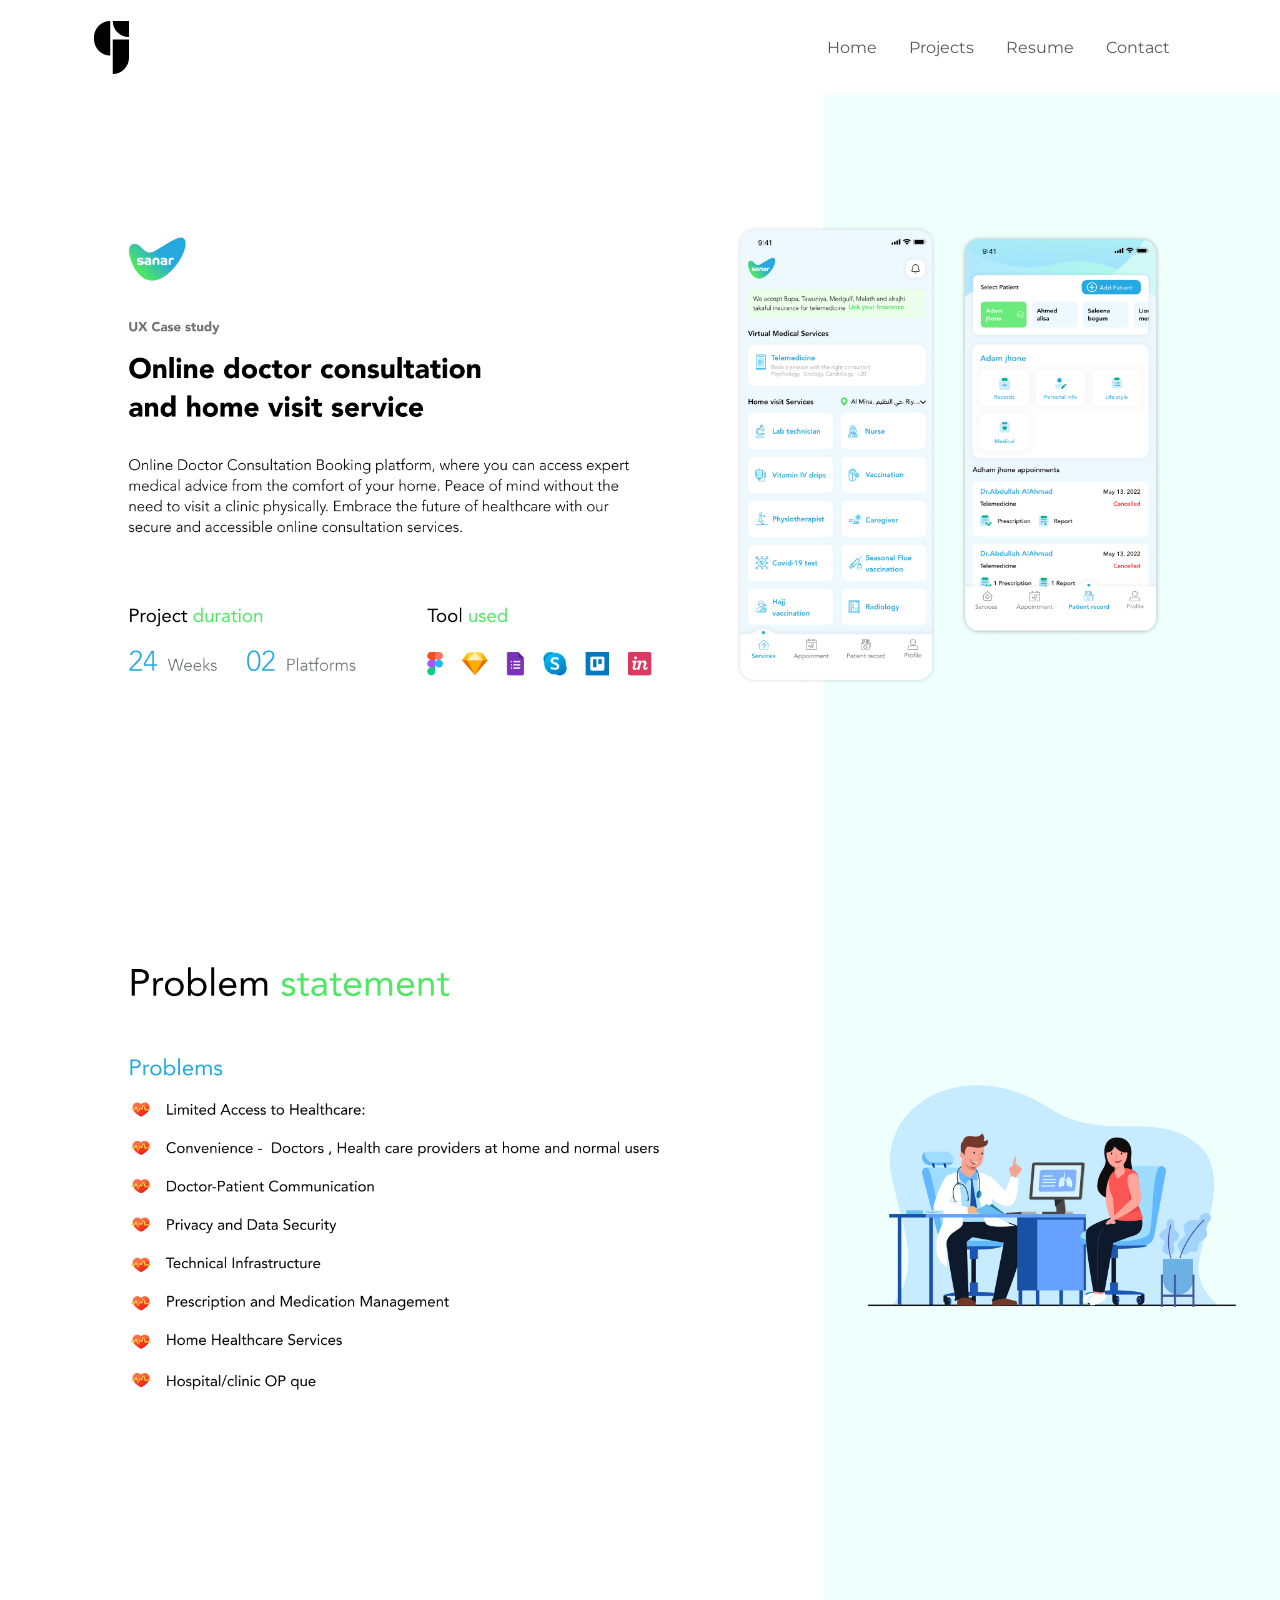
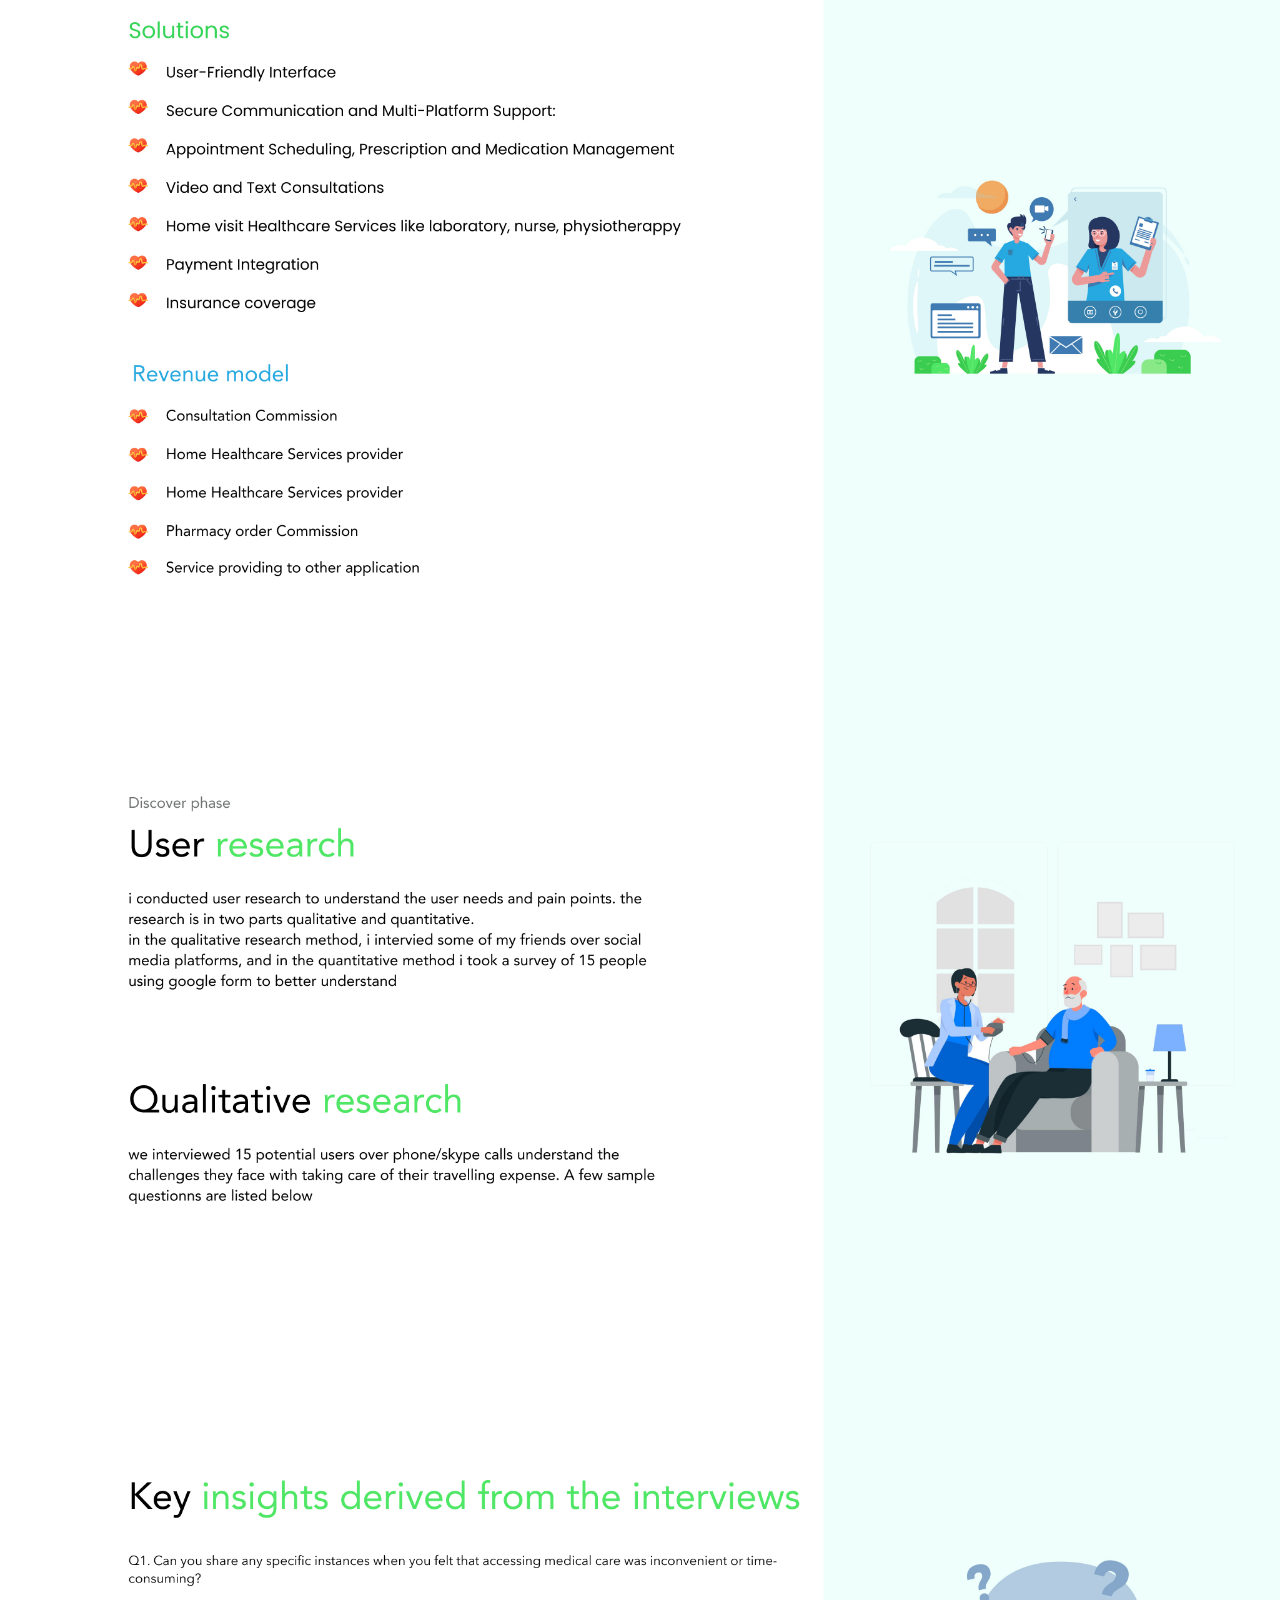
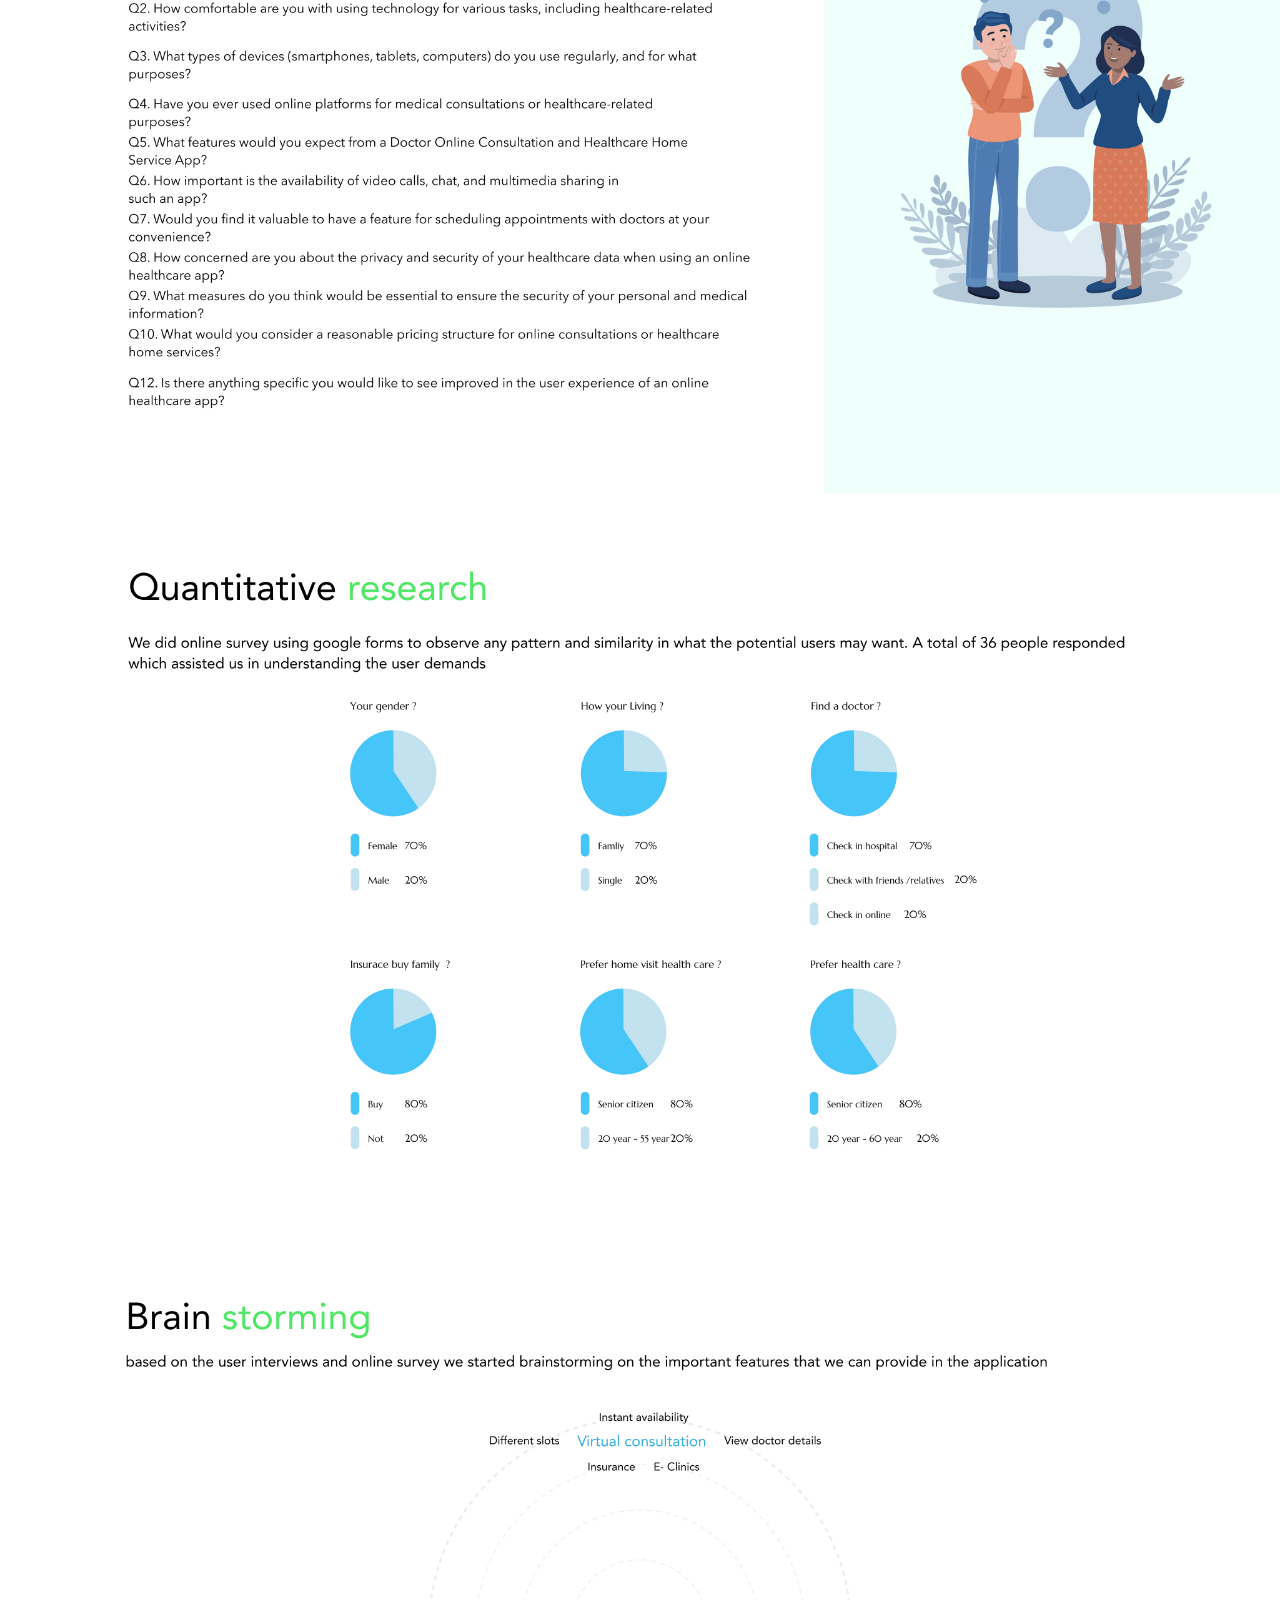
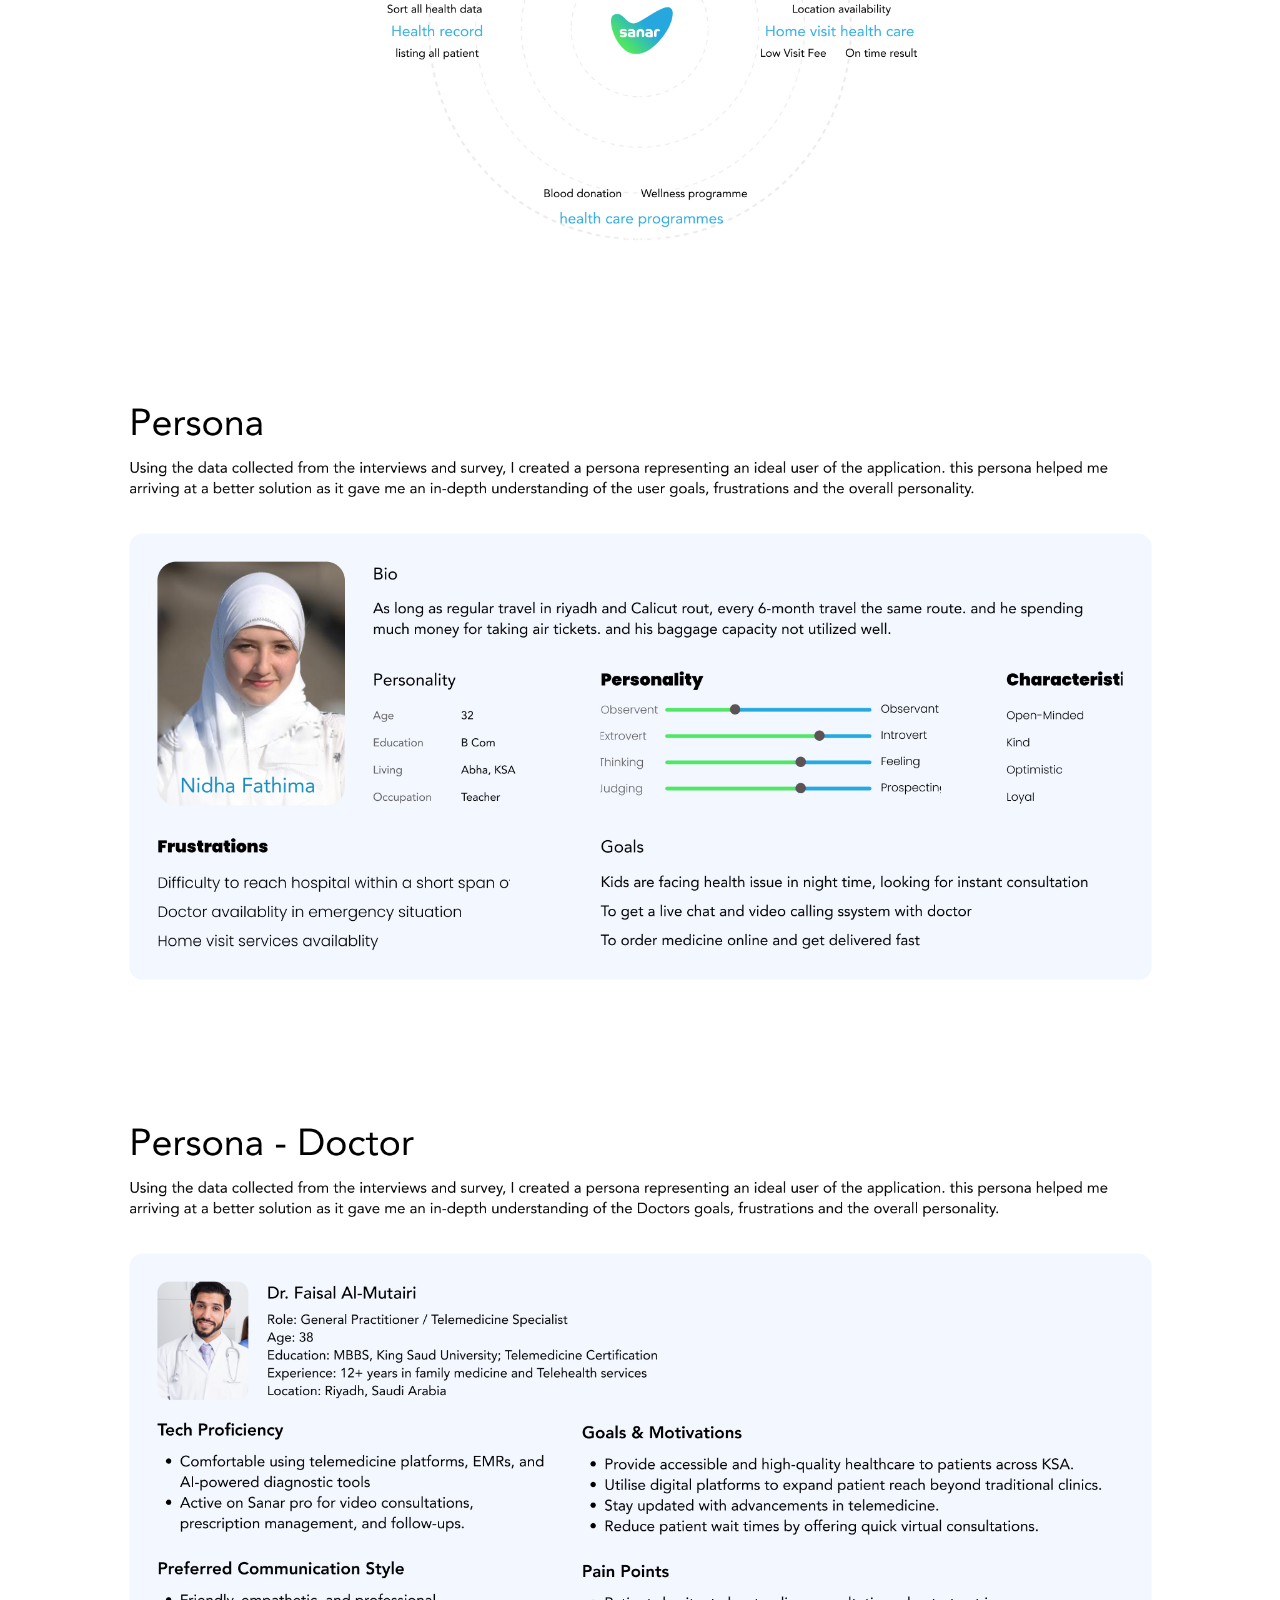
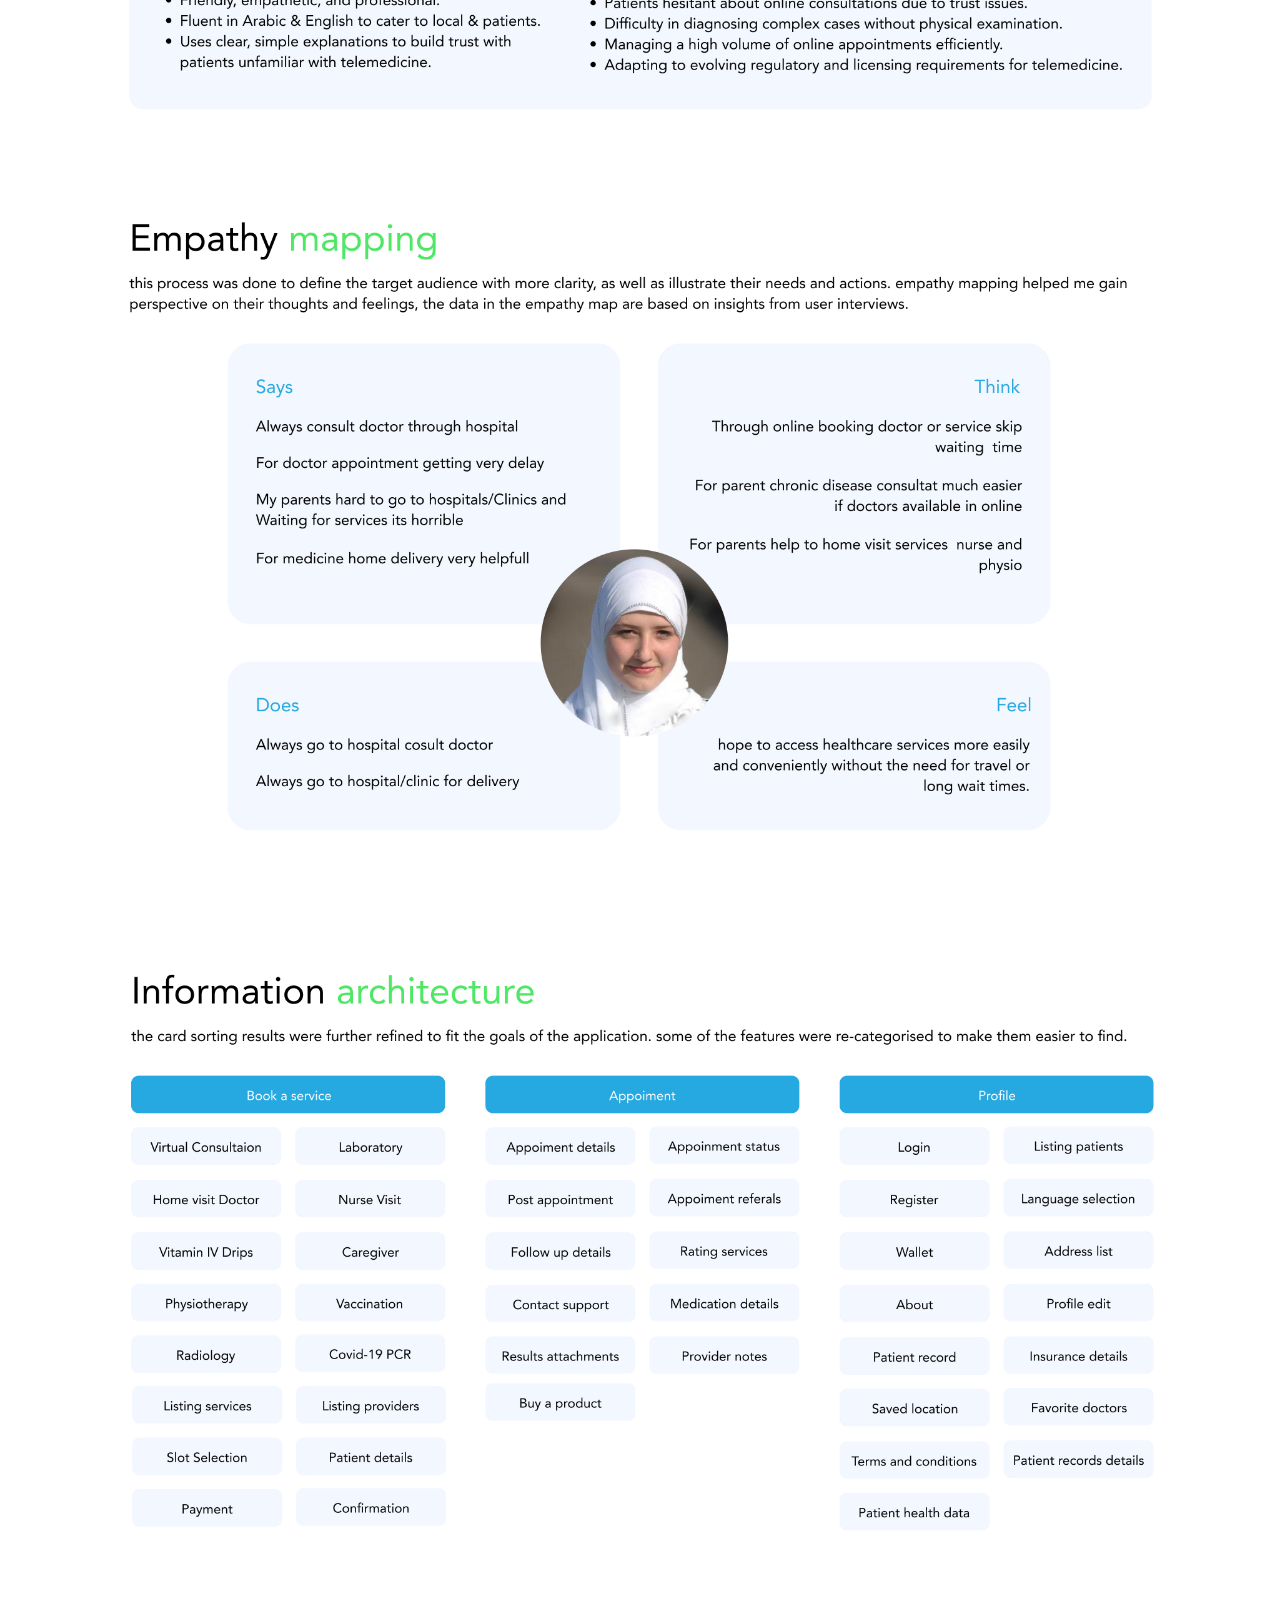
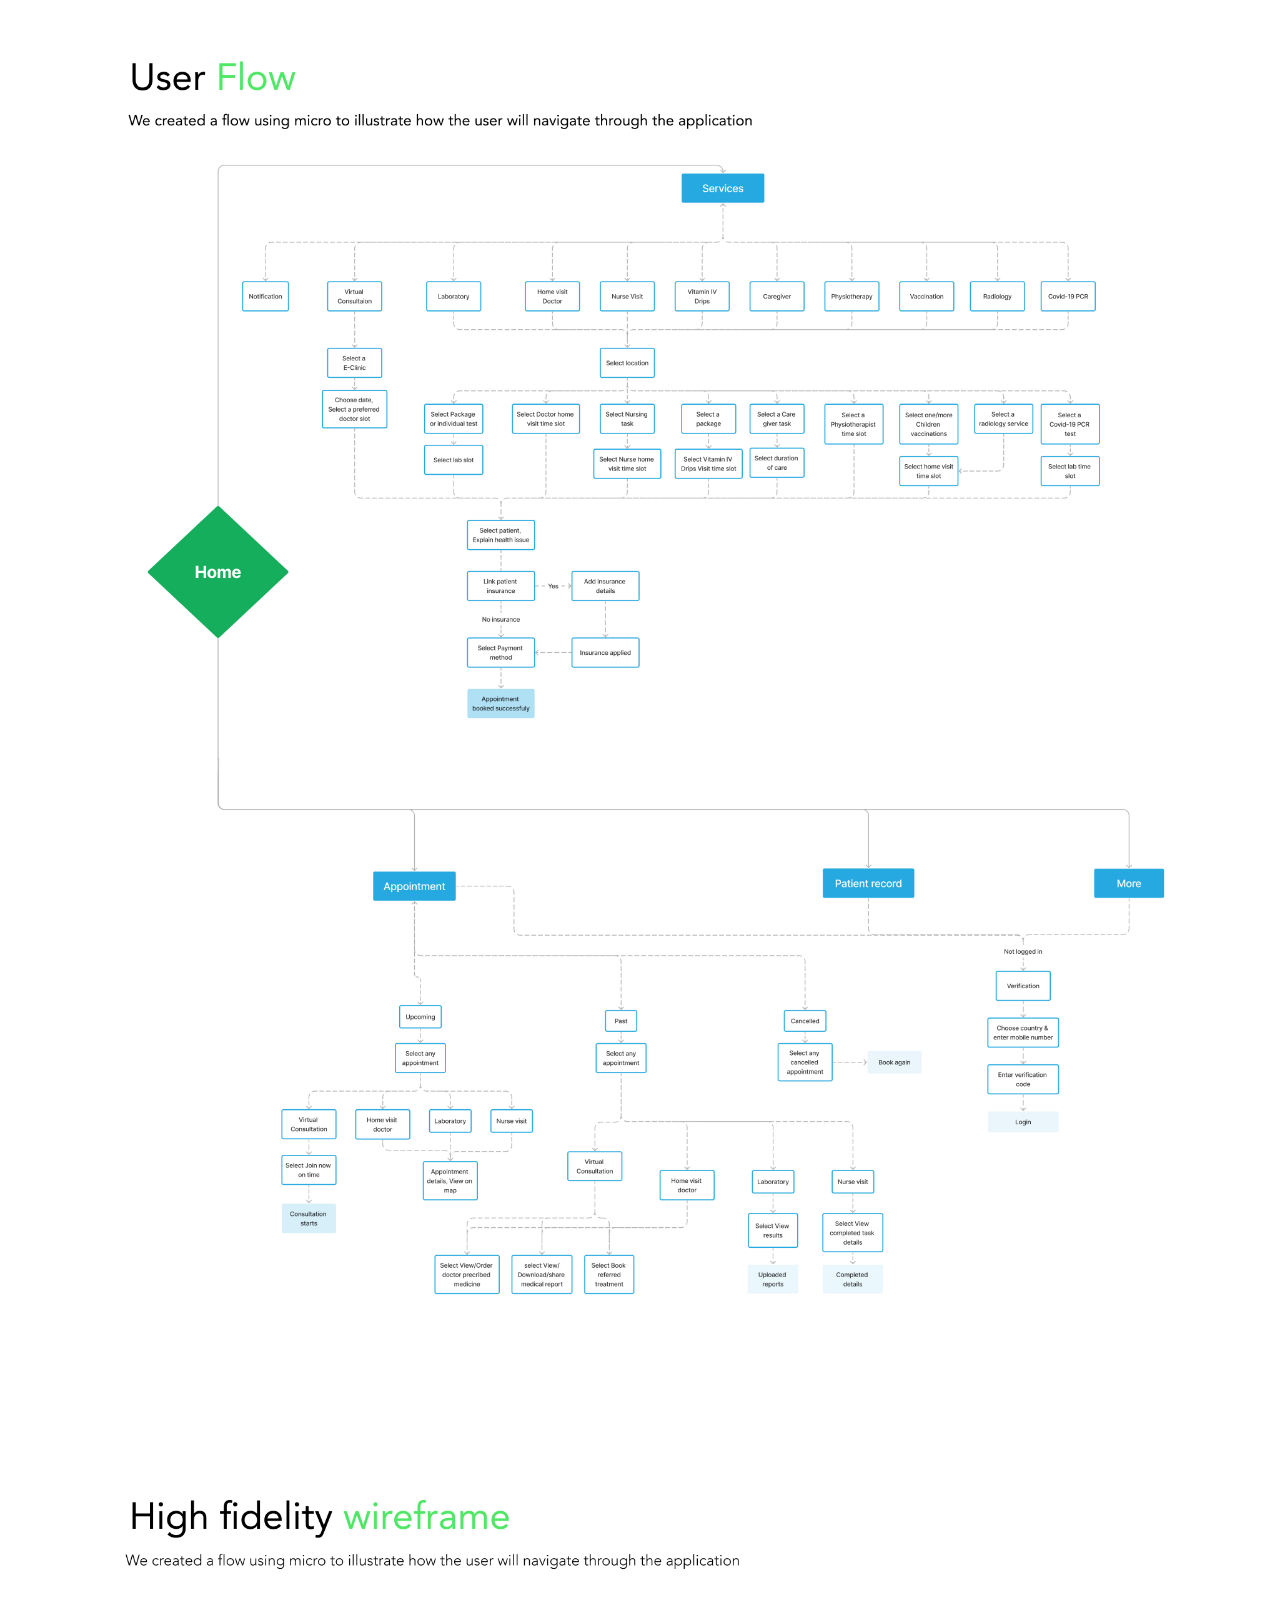
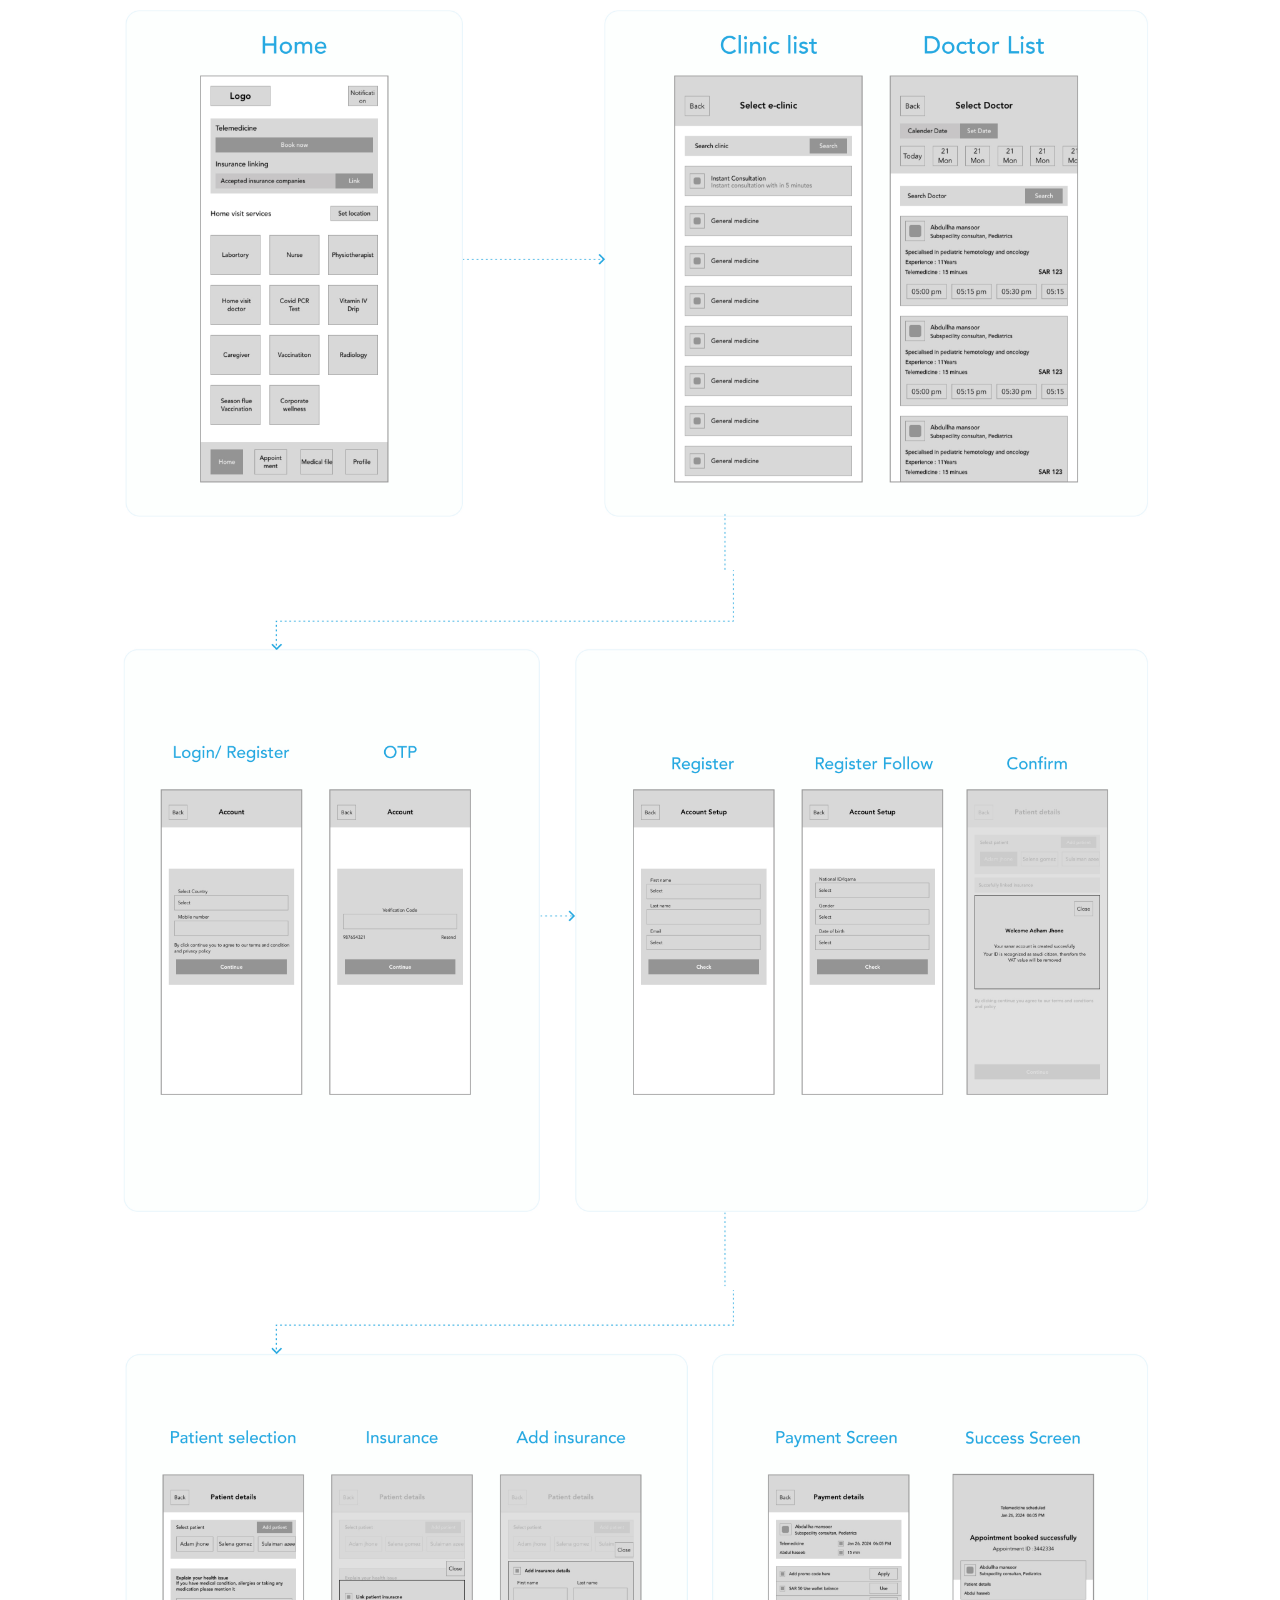
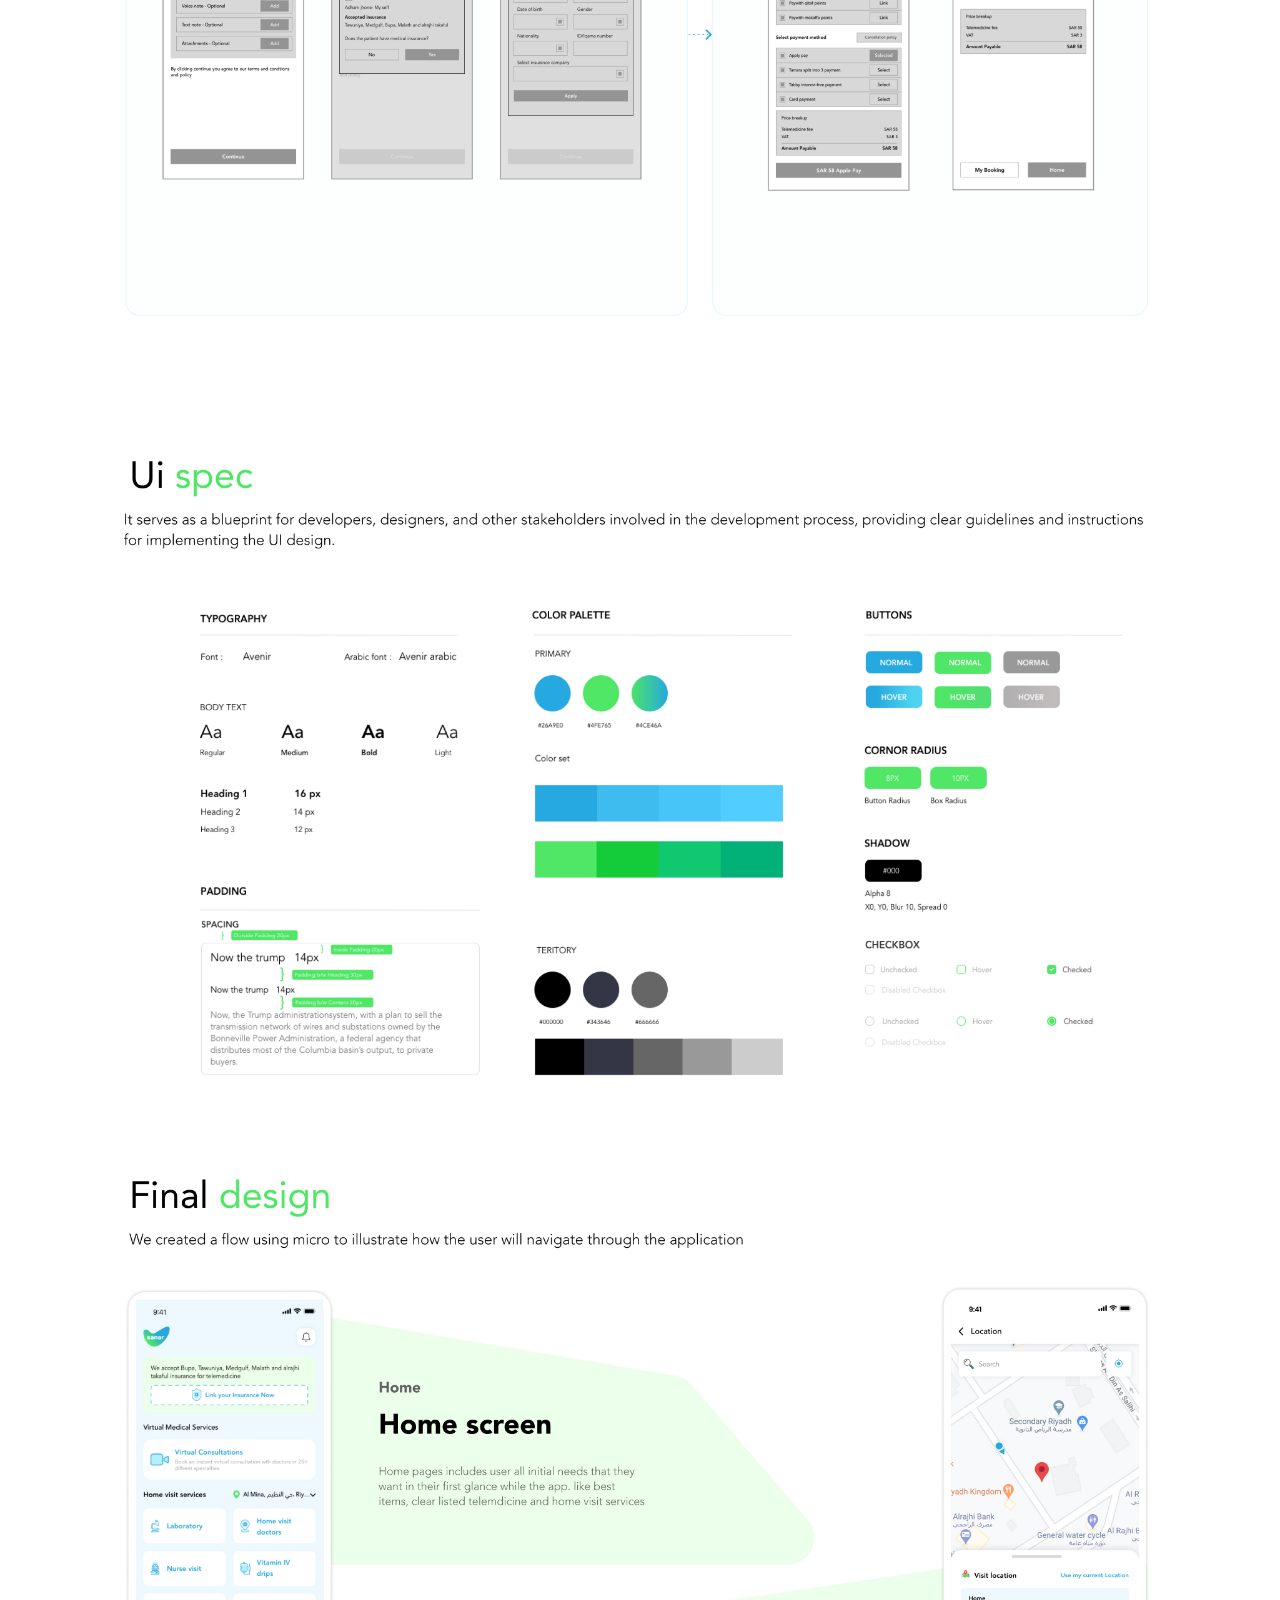
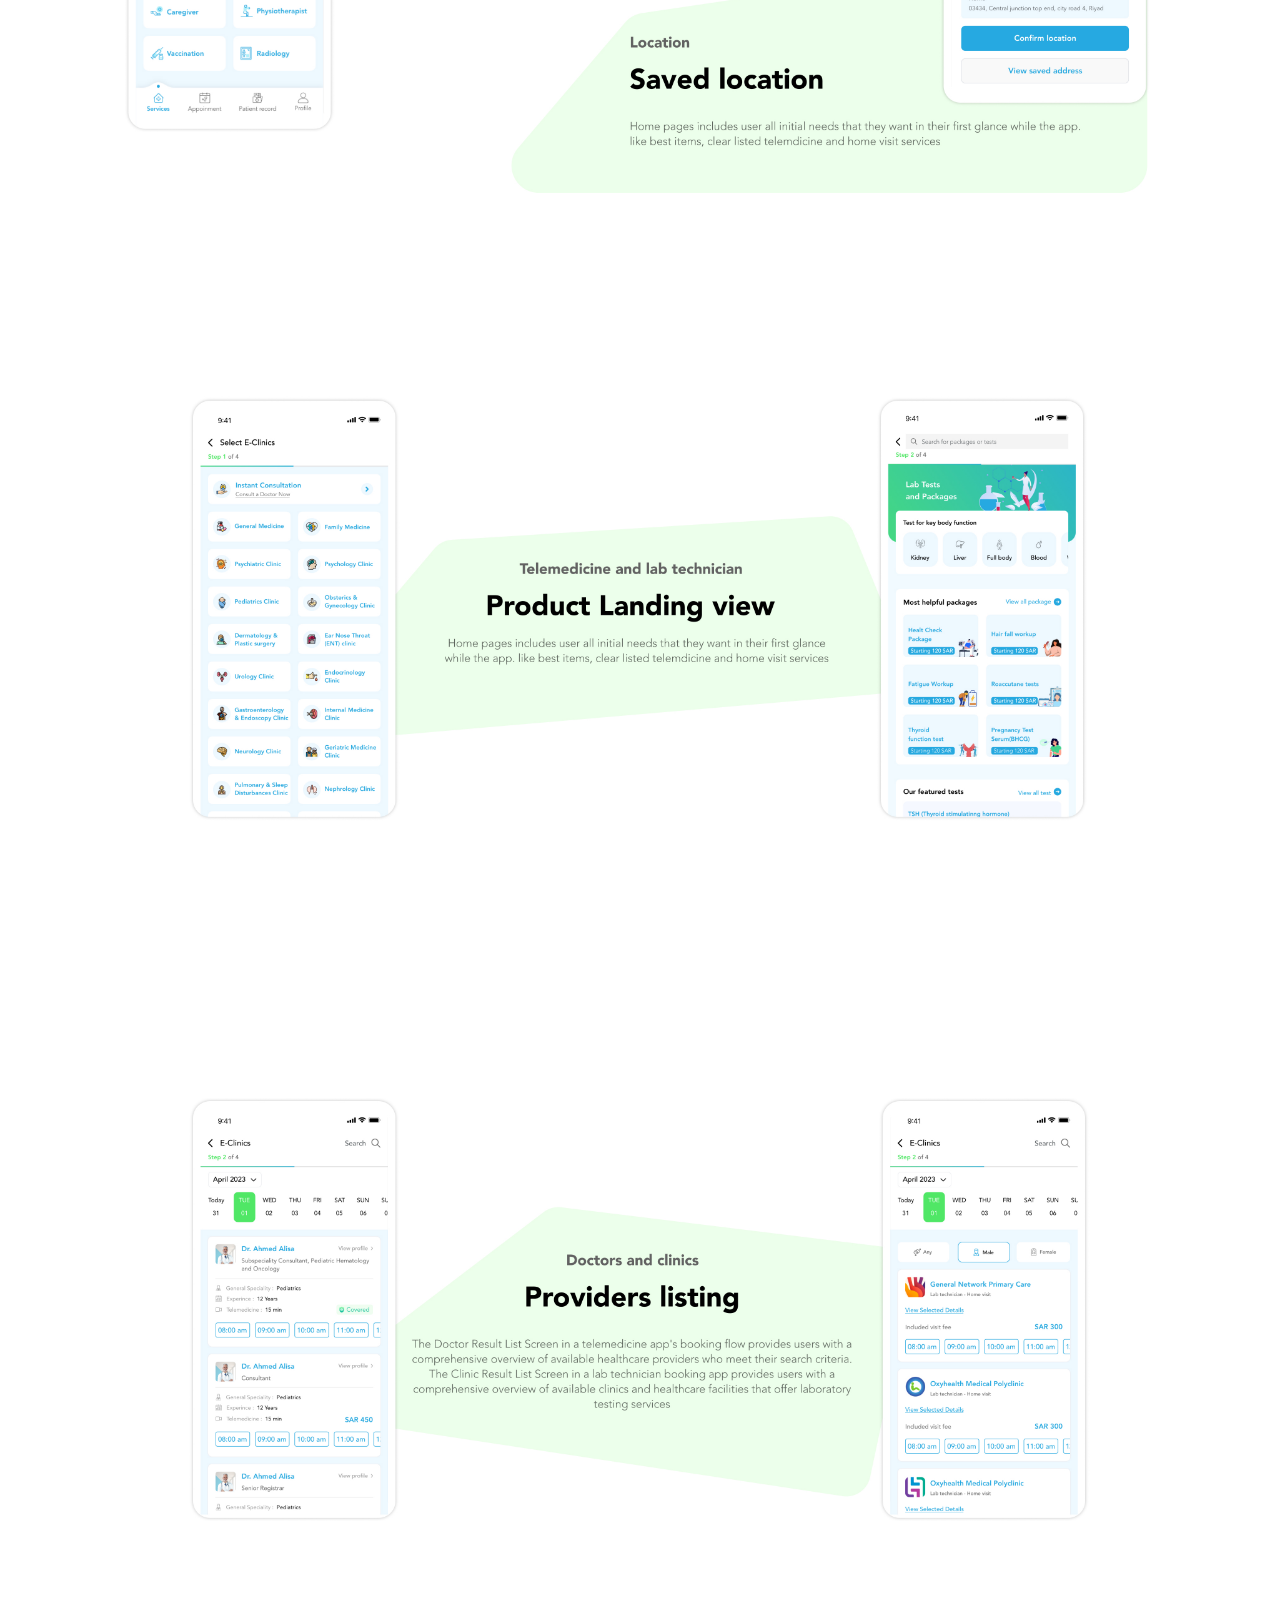
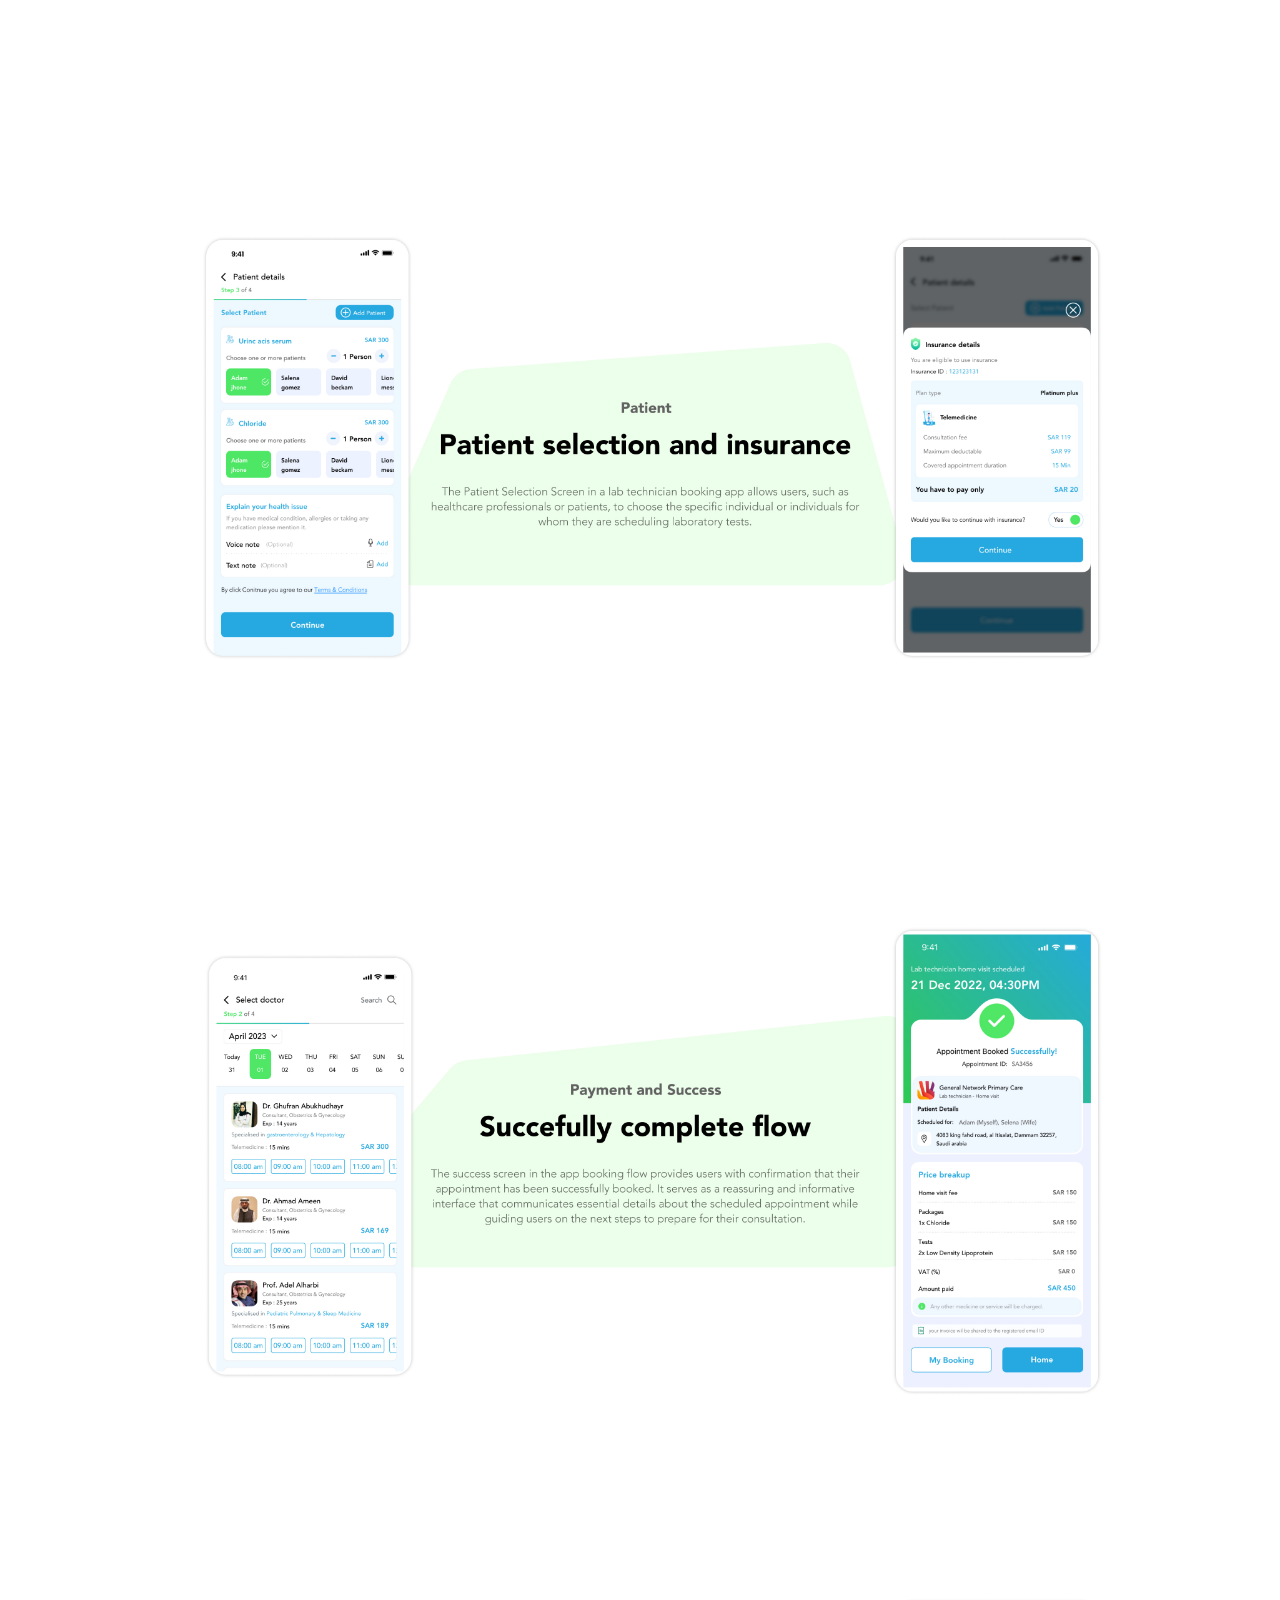
<file: sanar-project.html>
<!DOCTYPE html>
<html lang="en">

<head>
    <meta charset="UTF-8">
    <meta name="viewport" content="width=device-width, initial-scale=1.0">
    <title>Gregore Joy</title>
    <link href="https://cdn.jsdelivr.net/npm/bootstrap@5.3.3/dist/css/bootstrap.min.css" rel="stylesheet"
        integrity="sha384-QWTKZyjpPEjISv5WaRU9OFeRpok6YctnYmDr5pNlyT2bRjXh0JMhjY6hW+ALEwIH" crossorigin="anonymous">

    <link rel="stylesheet" href="css/icomoon/style.css">
    <link rel="stylesheet" href="css/style.css">
</head>

<body>
    <header class="header">
        <div class="container">
            <nav class="navbar navbar-expand-lg bg-body-tertiary">
                <div class="container-fluid">
                    <a class="navbar-brand" href="index.html"><img src="img/logo.svg" alt="logo" /></a>
                    <button class="navbar-toggler" type="button" data-bs-toggle="collapse"
                        data-bs-target="#navbarSupportedContent" aria-controls="navbarSupportedContent"
                        aria-expanded="false" aria-label="Toggle navigation">
                        <span class="navbar-toggler-icon"></span>
                    </button>
                    <div class="collapse navbar-collapse" id="navbarSupportedContent">
                        <ul class="navbar-nav ms-auto mb-2 mb-lg-0">
                            <li class="nav-item">
                                <a class="nav-link" aria-current="page" href="index.html">Home</a>
                            </li>
                            <li class="nav-item">
                                <a class="nav-link" href="projects.html">Projects</a>
                            </li>
                            <li class="nav-item">
                                <a class="nav-link" href="resume.html">Resume</a>
                            </li>
                            <li class="nav-item">
                                <a class="nav-link" href="contactus.html">Contact</a>
                            </li>
                        </ul>
                    </div>
                </div>
            </nav>
        </div>
    </header>
    <main>
        <div>
            <img class="img-screen-fit" src="./img/Sanar/sanar1.jpg" alt="">
        </div>
        <div>
            <img class="img-screen-fit" src="./img/Sanar/sanar2.jpg" alt="">
        </div>
        <div>
            <img class="img-screen-fit" src="./img/Sanar/sanar3.jpg" alt="">
        </div>
        <div>
            <img class="img-screen-fit" src="./img/Sanar/sanar4.jpg" alt="">
        </div>
        <div>
            <img class="img-screen-fit" src="./img/Sanar/sanar5.jpg" alt="">
        </div>
        <div>
            <img class="img-screen-fit" src="./img/Sanar/sanar6.jpg" alt="">
        </div>
        <div>
            <img class="img-screen-fit" src="./img/Sanar/sanar7.jpg" alt="">
        </div>
        <div>
            <img class="img-screen-fit" src="./img/Sanar/sanar8.jpg" alt="">
        </div>
        <div>
            <img class="img-screen-fit" src="./img/Sanar/sanar8a.jpg" alt="">
        </div>
        <div>
            <img class="img-screen-fit" src="./img/Sanar/sanar9.jpg" alt="">
        </div>
        <div>
            <img class="img-screen-fit" src="./img/Sanar/sanar11.jpg" alt="">
        </div>
        <div>
            <img class="img-screen-fit" src="./img/Sanar/sanar12.jpg" alt="">
        </div>
        <div>
            <img class="img-screen-fit" src="./img/Sanar/sanar13.jpg" alt="">
        </div>
        <div>
            <img class="img-screen-fit" src="./img/Sanar/sanar14.jpg" alt="">
        </div>
        <div>
            <img class="img-screen-fit" src="./img/Sanar/sanar15.jpg" alt="">
        </div>
        <div>
            <img class="img-screen-fit" src="./img/Sanar/sanar16.jpg" alt="">
        </div>
        <div>
            <img class="img-screen-fit" src="./img/Sanar/sanar17.jpg" alt="">
        </div>
        <div>
            <img class="img-screen-fit" src="./img/Sanar/sanar18.jpg" alt="">
        </div>
        <div>
            <img class="img-screen-fit" src="./img/Sanar/sanar19.jpg" alt="">
        </div>
        <div>
            <img class="img-screen-fit" src="./img/Sanar/sanar20.jpg" alt="">
        </div>
        <div>
            <img class="img-screen-fit" src="./img/Sanar/sanar21.jpg" alt="">
        </div>
        <div>
            <img class="img-screen-fit" src="./img/Sanar/sanar22.jpg" alt="">
        </div>
        <div>
            <img class="img-screen-fit" src="./img/Sanar/sanar23.jpg" alt="">
        </div>
        <div class="bgc-white w-100">
            <div class="container">
                <div class="f-c-c ">
                    <a href="glutfit.html" class="btn btn-outline-dark  px-4" type="button">
                        Next Project
                    </a>
                </div>
            </div>
        </div>
    </main>


    <footer class="footer">
        <div class="container">

            <div class="social">
                <a href="https://m.facebook.com/profile.php?id=100001718047666&name=xhp_nt__fb__action__open_user"
                    target="_blank">
                    <img src="img/fb.svg" alt="fb" />
                </a>
                <a href="https://dribbble.com/Gregore" target="_blank">
                    <img src="img/dribbble.svg" alt="dribbble" />
                </a>
                <a href="https://www.instagram.com/gregore.joy/" target="_blank">
                    <img src="img/instagram.svg" alt="instagram" />
                </a>
                <a href="https://www.linkedin.com/in/gregore-joy-69945725/" target="_blank">
                    <img src="img/linkdin.svg" alt="linkedin" />
                </a>
            </div>
            <h3>Let's Connect?</h3>
            <p>Feel free to reach out for collaborations or just a friendly hello</p> <a
                href="mailto:gregore.joy25@gmail.com" target="_blank">
                <strong>gregore.joy25@gmail.com</strong></a> or <a href="https://wa.me/9895399821" target="_blank"><a
                    href="https://wa.me/9895399821" target="_blank"><strong>+91 9895 - 399 - 821</strong></a></a>
        </div>
    </footer>
    <script src="https://cdn.jsdelivr.net/npm/bootstrap@5.3.3/dist/js/bootstrap.bundle.min.js"
        integrity="sha384-YvpcrYf0tY3lHB60NNkmXc5s9fDVZLESaAA55NDzOxhy9GkcIdslK1eN7N6jIeHz"
        crossorigin="anonymous"></script>
    <script src="https://cdn.jsdelivr.net/npm/swiper@11/swiper-bundle.min.js"></script>
    <script>
        var swiper = new Swiper(".mySwiper", {
            spaceBetween: 30,
            centeredSlides: true,
            autoplay: {
                delay: 2500,
                disableOnInteraction: false,
            },
            pagination: {
                el: ".swiper-pagination",
                clickable: true,
            },
        });

        var swiper = new Swiper(".wireFrame", {
            spaceBetween: 30,
            centeredSlides: true,
            autoplay: {
                delay: 2500,
                disableOnInteraction: false,
            },
            pagination: {
                el: ".swiper-pagination",
                clickable: true,
            },
        });

        var swiper = new Swiper(".design", {
            spaceBetween: 30,
            centeredSlides: true,
            autoplay: {
                delay: 2500,
                disableOnInteraction: false,
            },
            pagination: {
                el: ".swiper-pagination",
                clickable: true,
            },
        });
    </script>

</body>

</html>
</file>
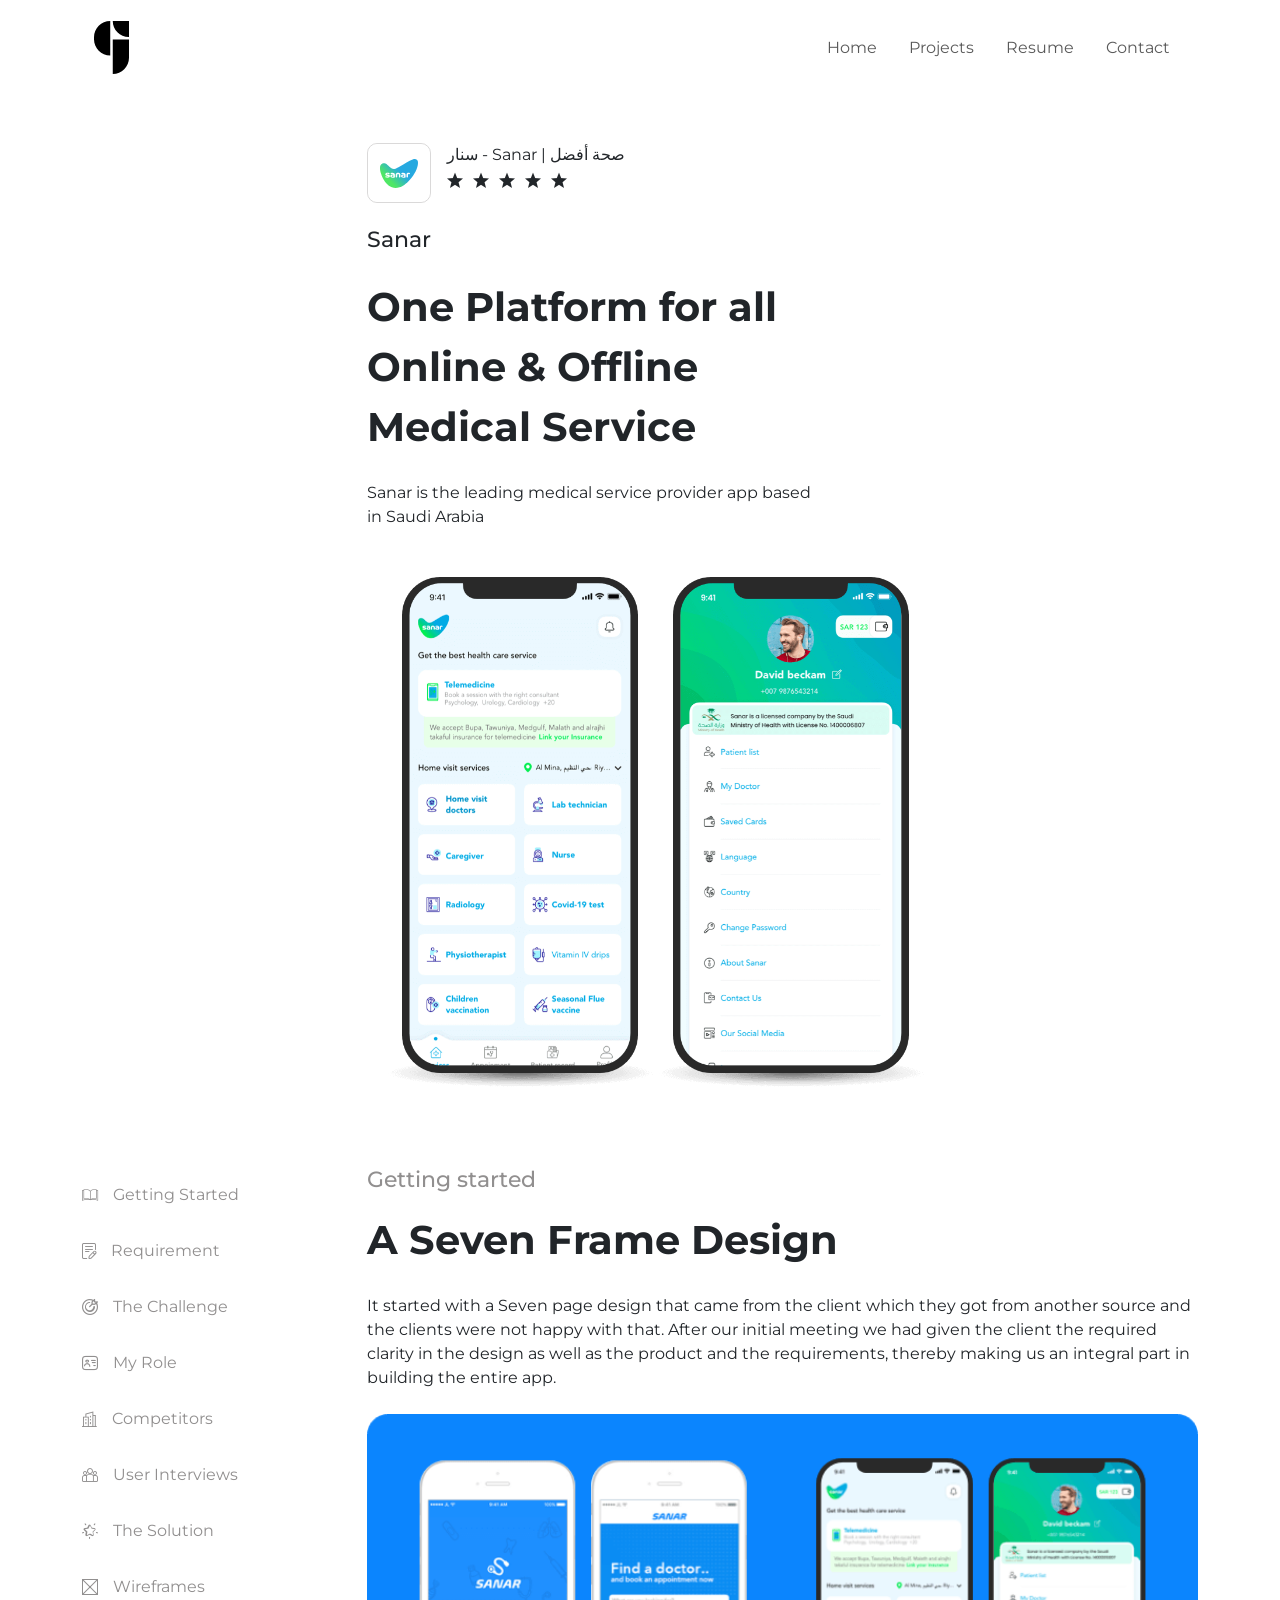
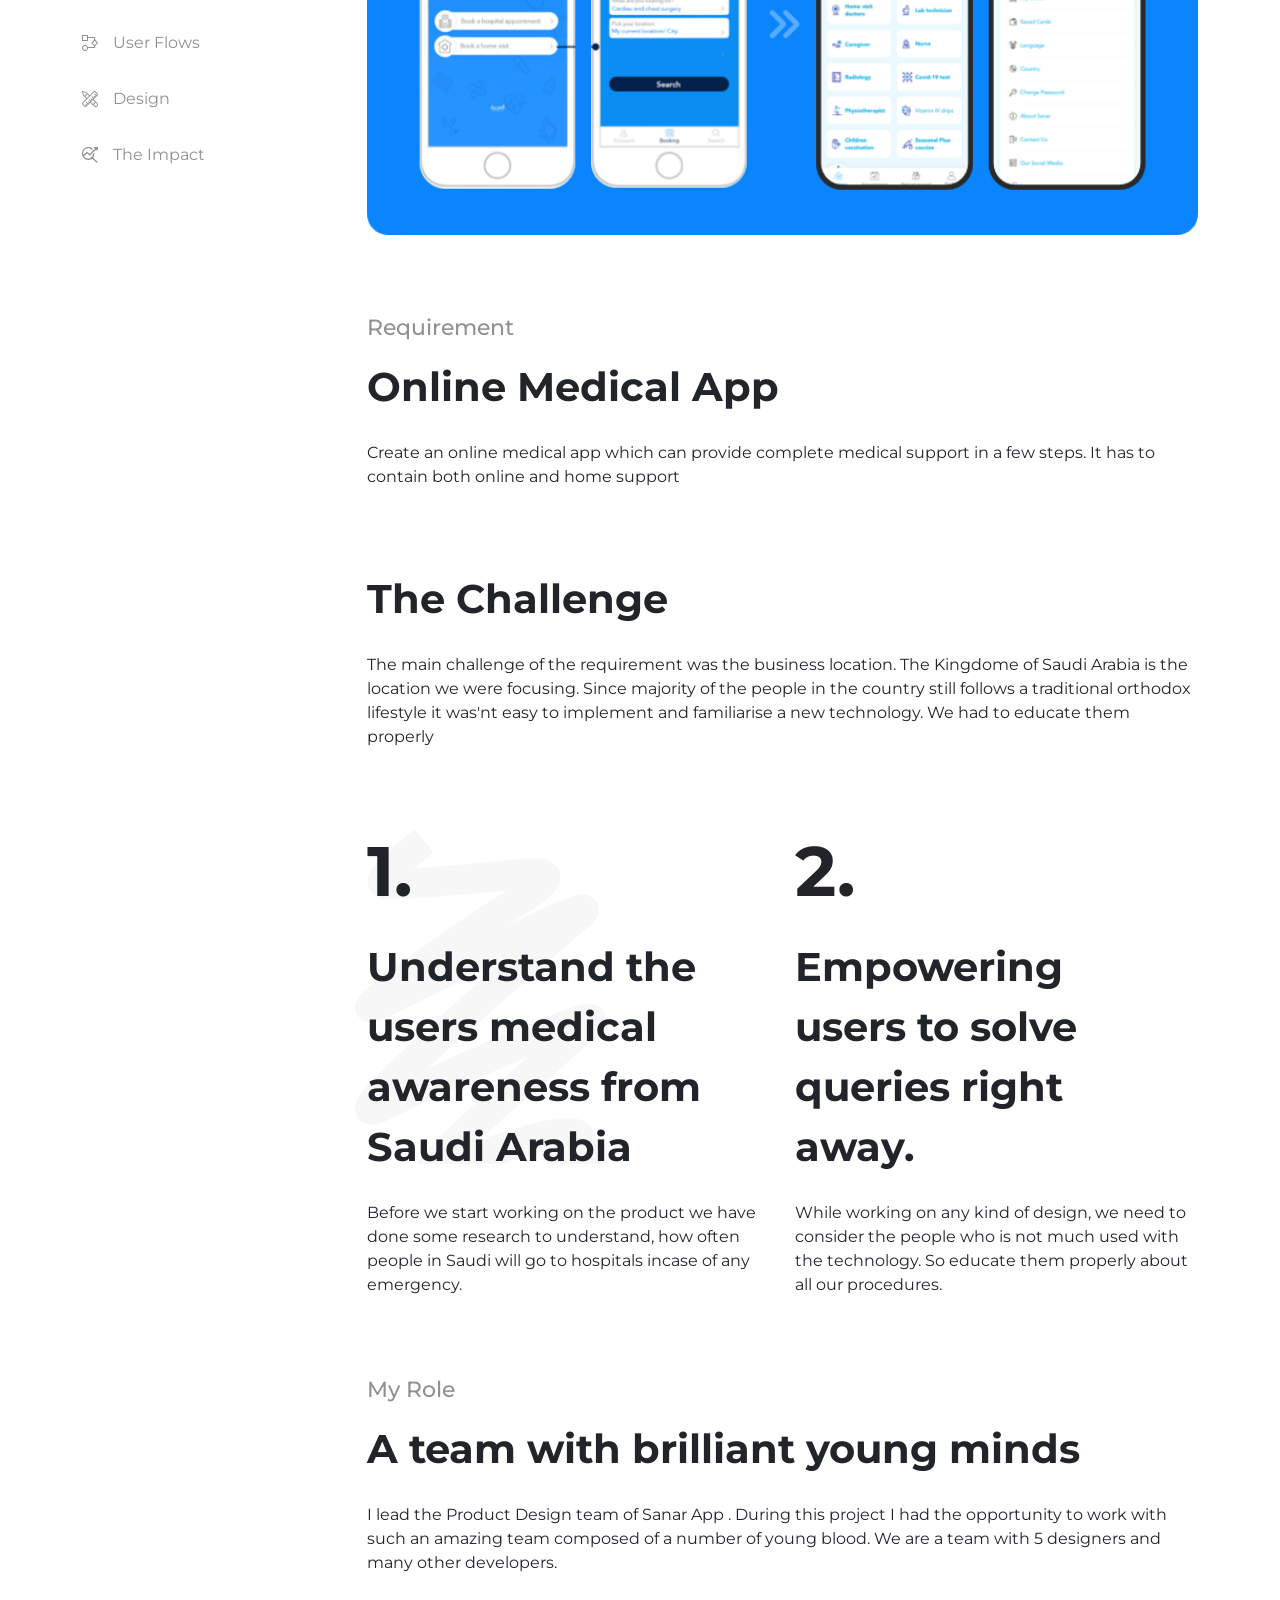
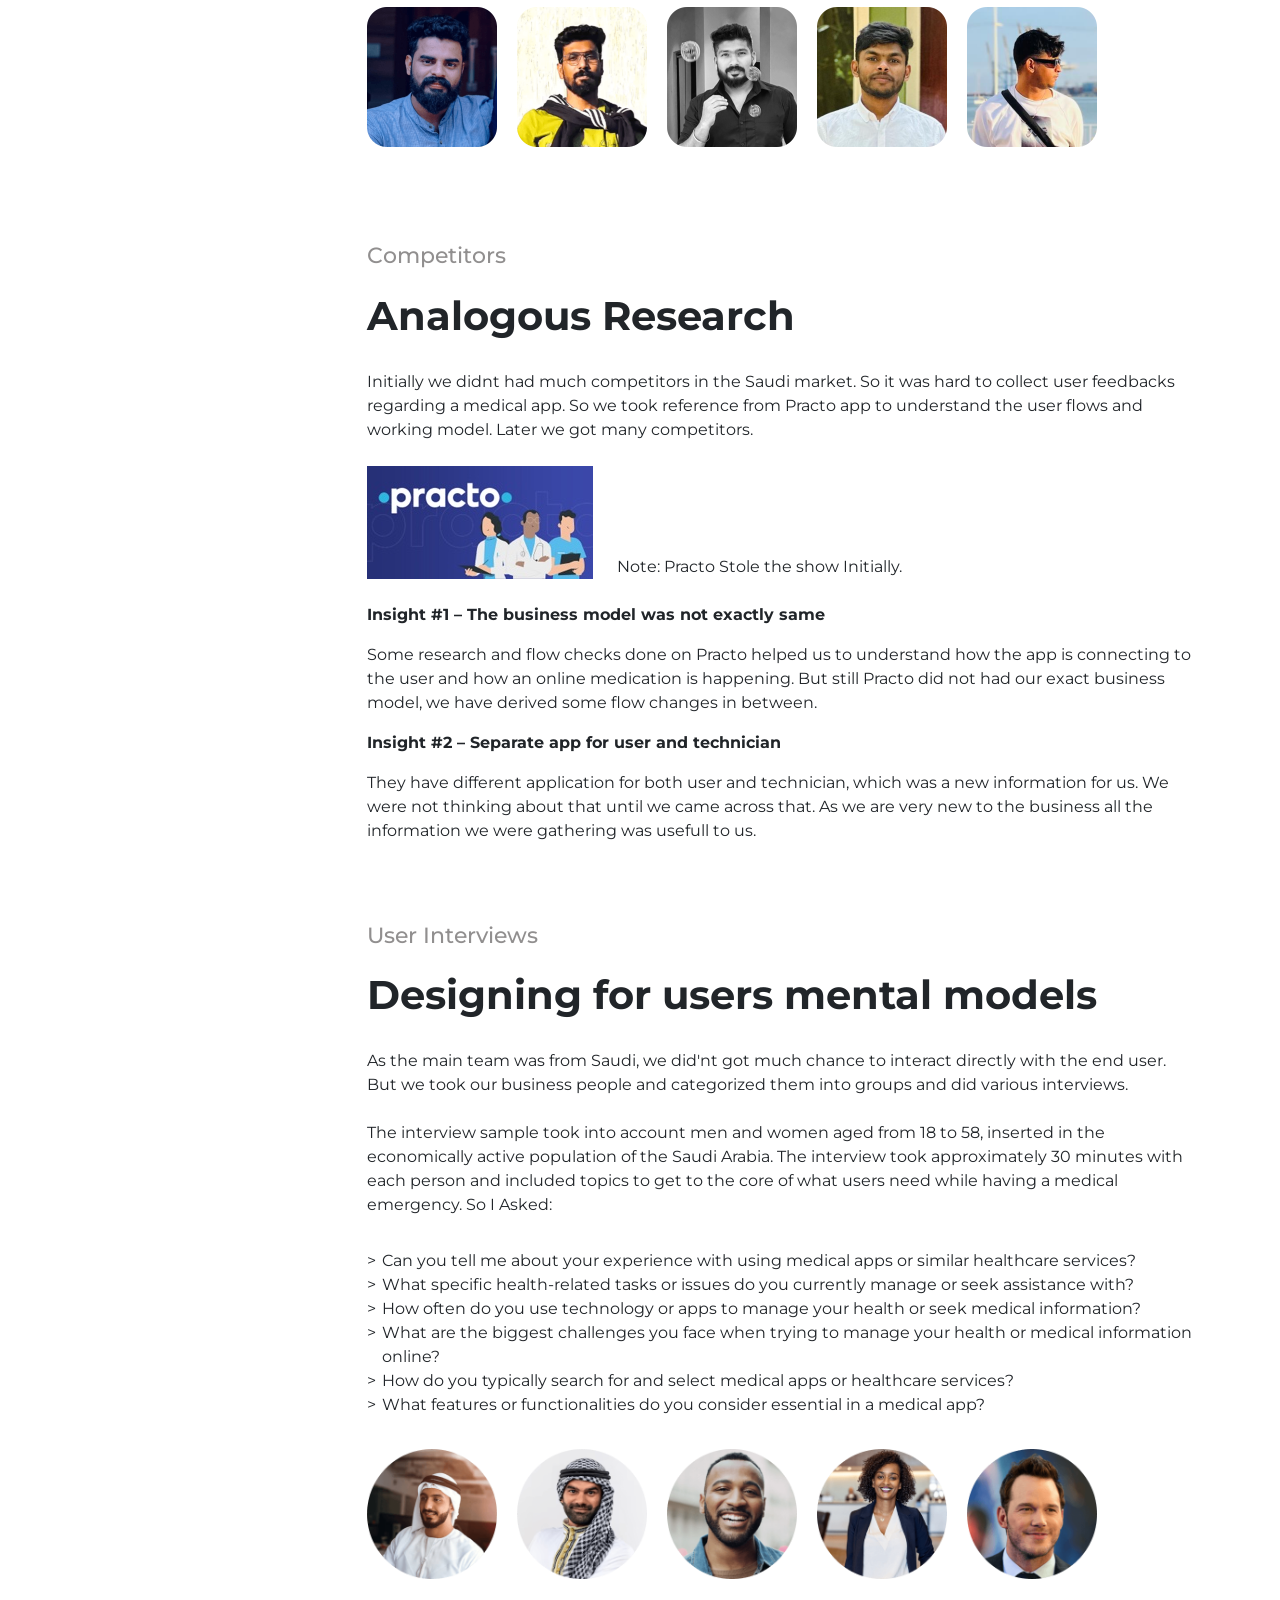
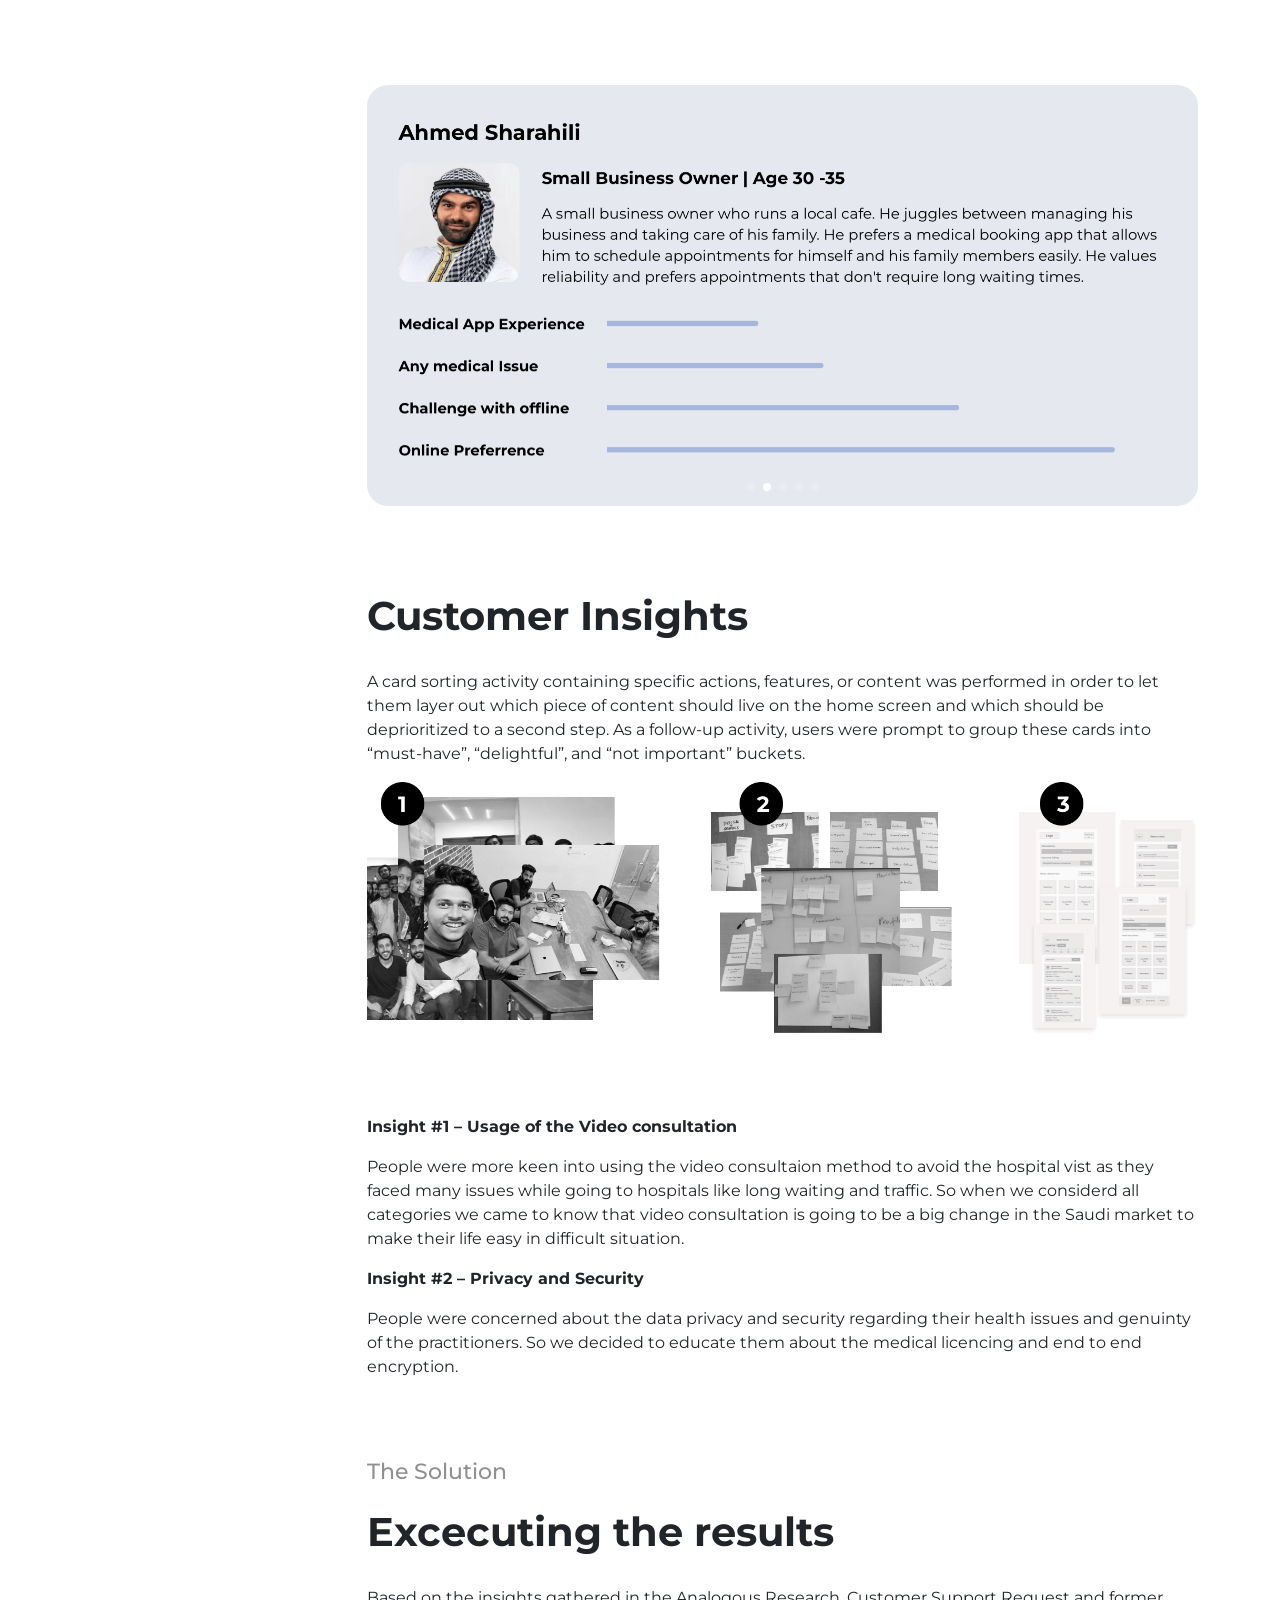
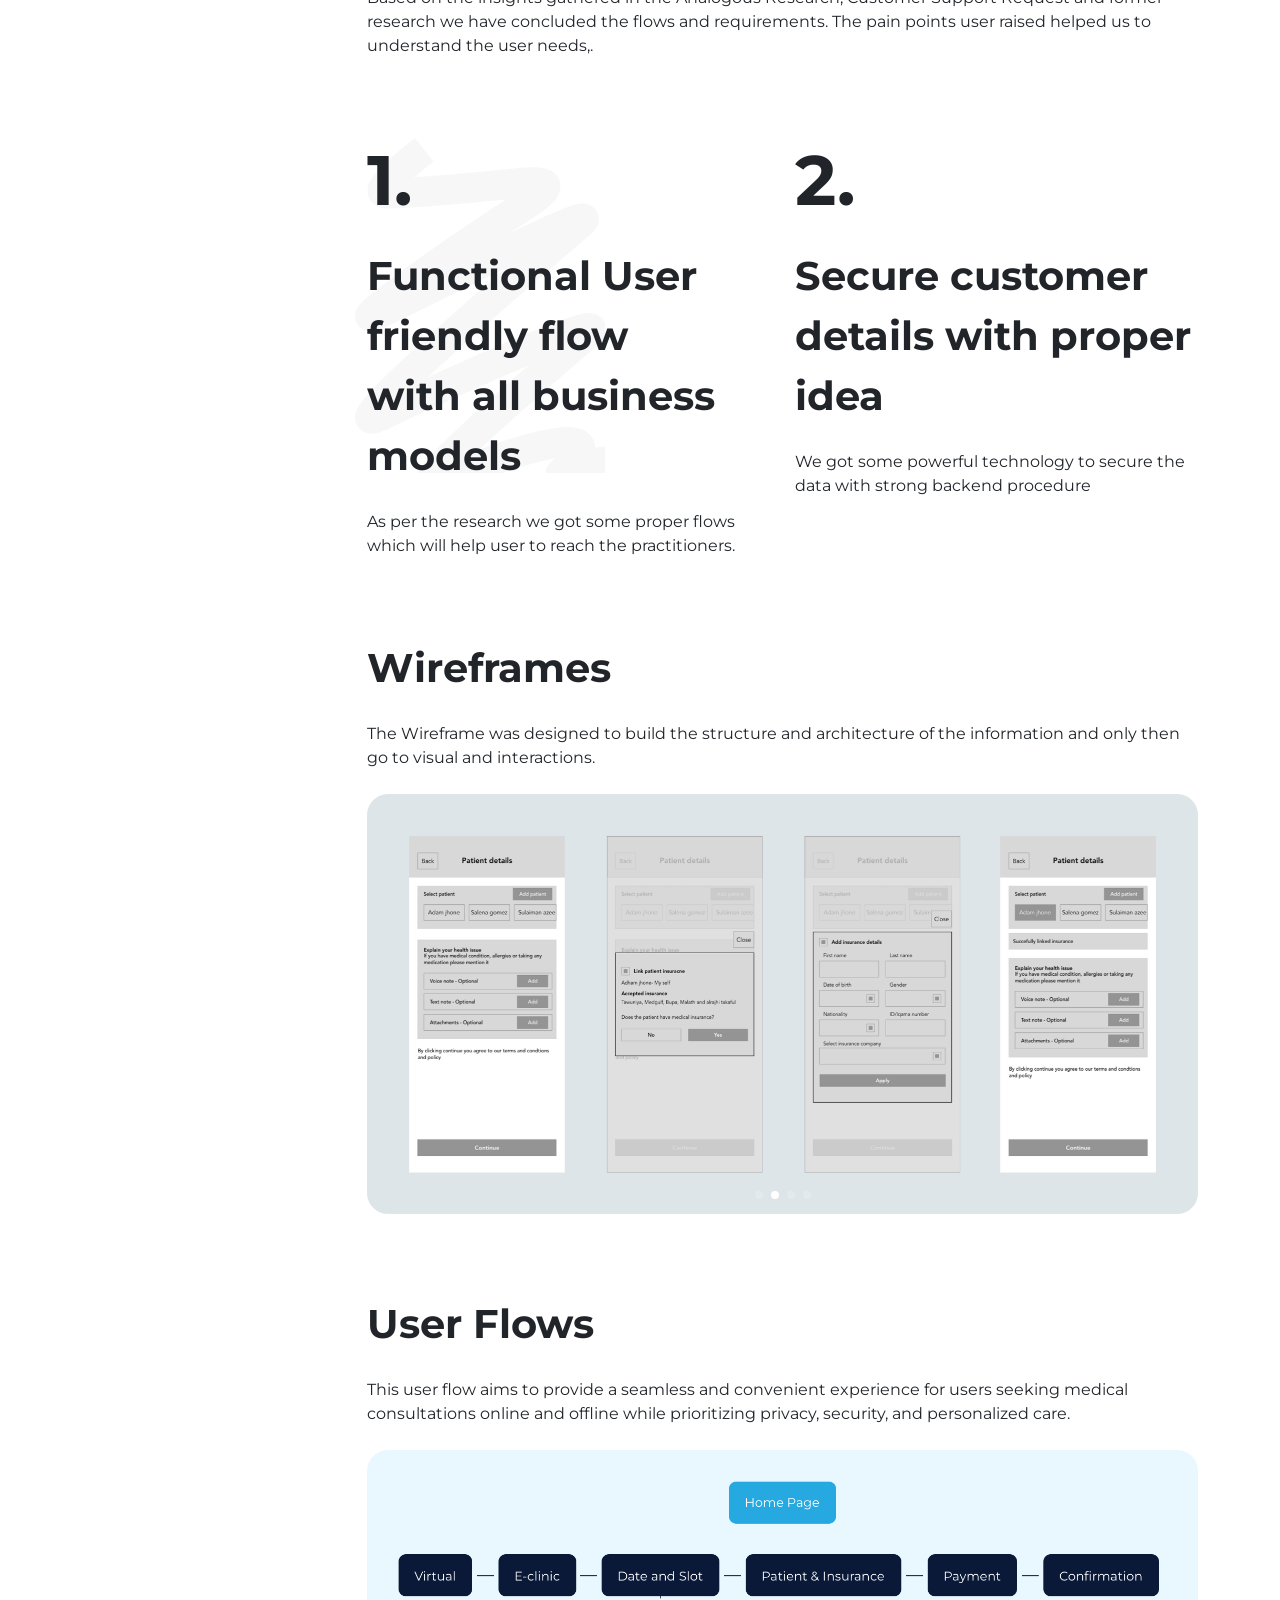
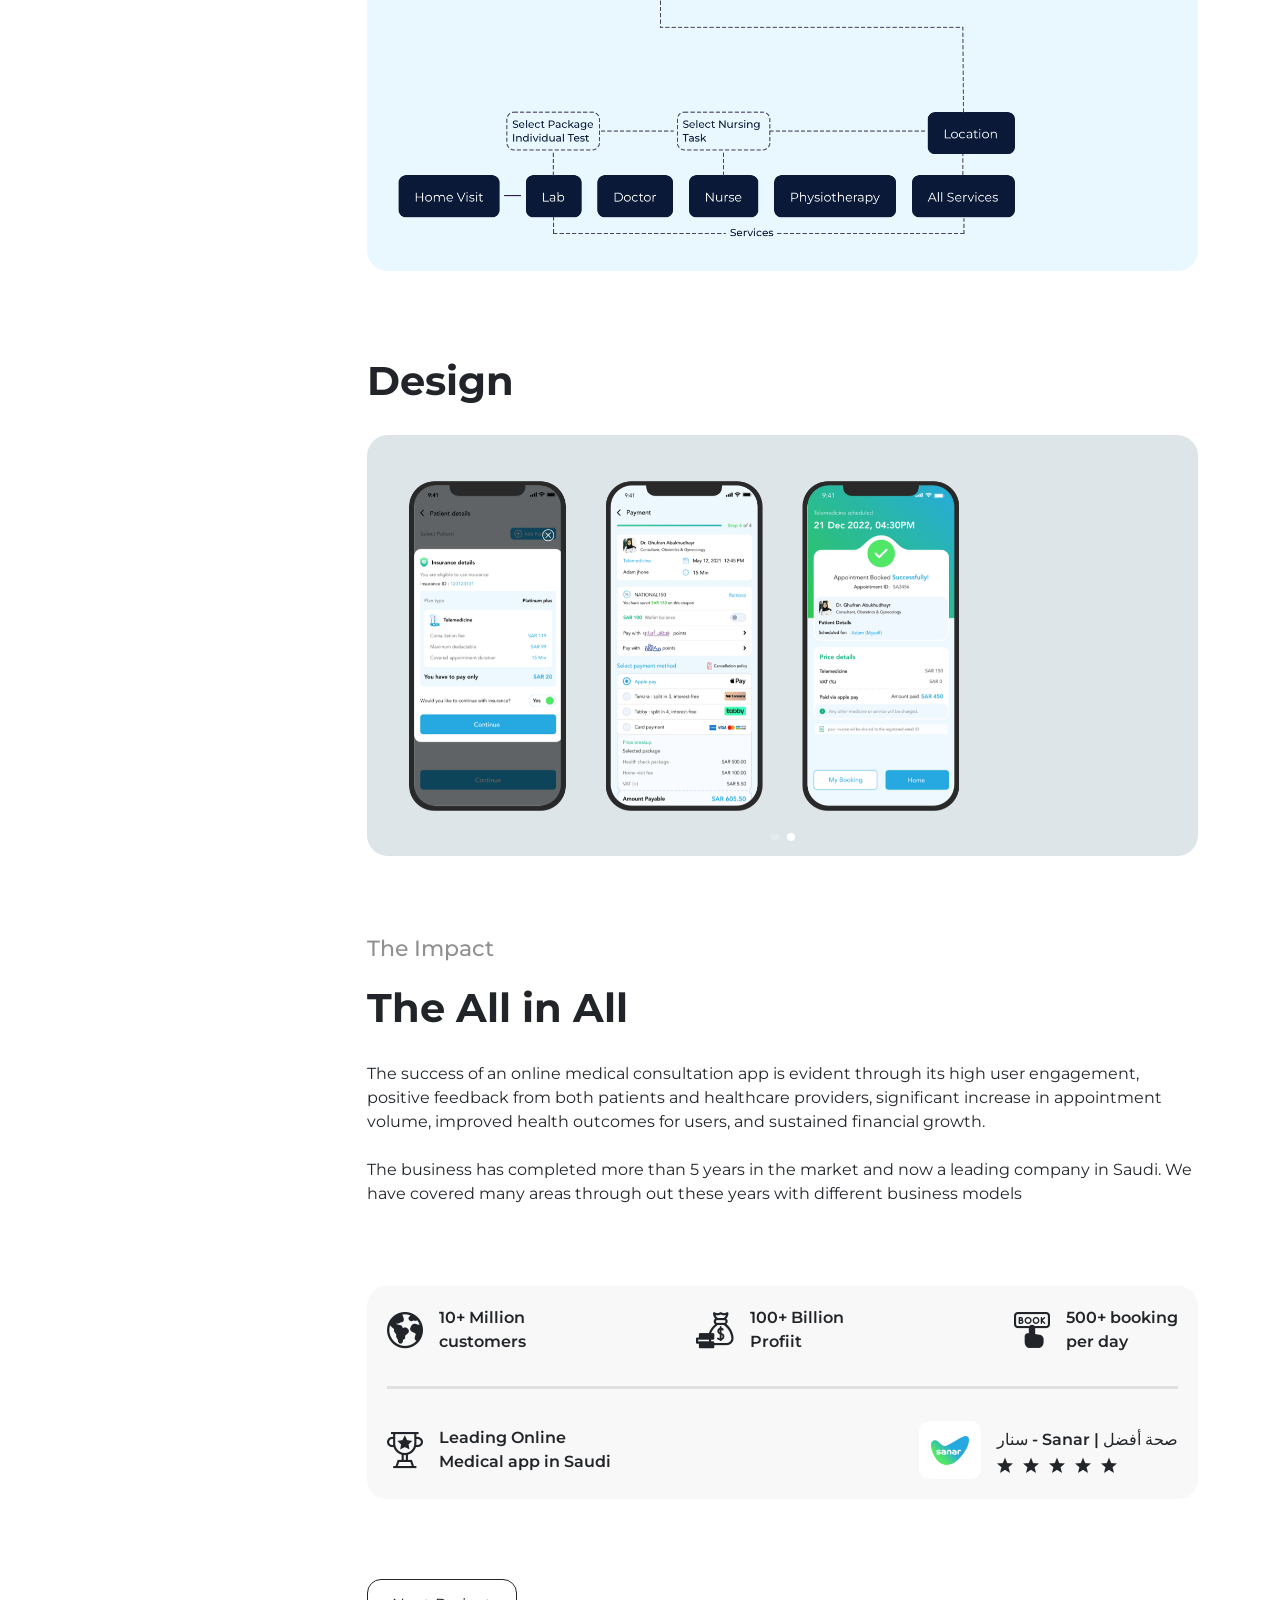
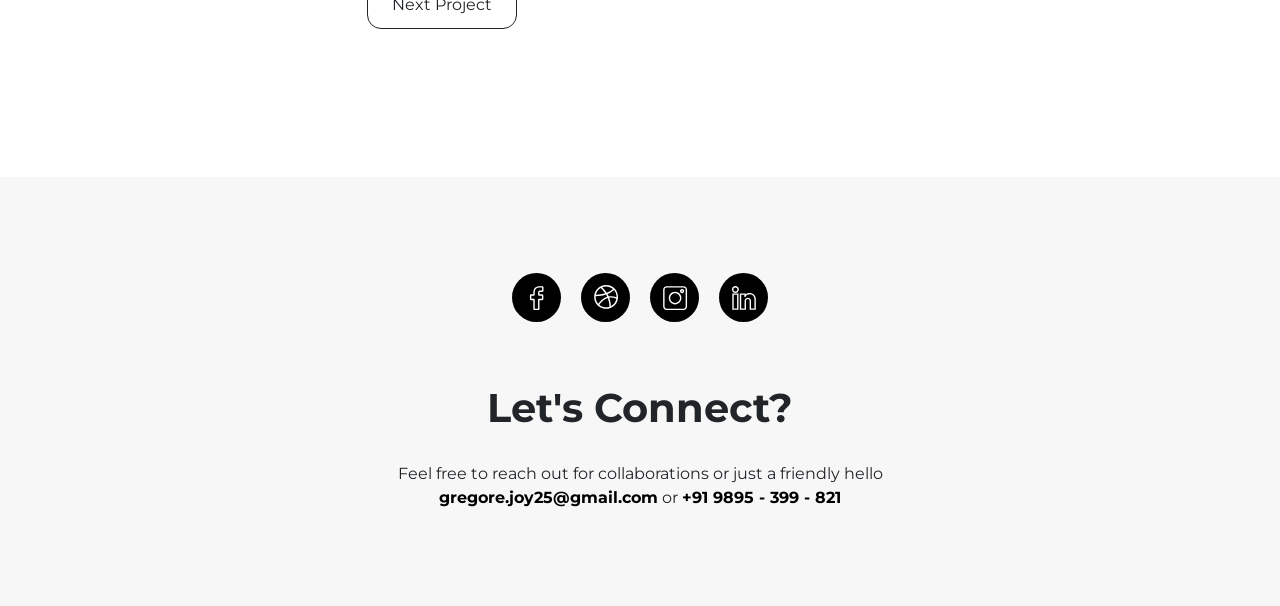
<file: sanar.html>
<!DOCTYPE html>
<html lang="en">
<head>
	<meta charset="UTF-8">
    <meta content='width=device-width, initial-scale=1, maximum-scale=1, minimum-scale=1, user-scalable=0, user-scalable=no, shrink-to-fit=no' name='viewport' />
    <title>Gregore Joy</title>
    <link href="https://cdn.jsdelivr.net/npm/bootstrap@5.3.3/dist/css/bootstrap.min.css" rel="stylesheet" integrity="sha384-QWTKZyjpPEjISv5WaRU9OFeRpok6YctnYmDr5pNlyT2bRjXh0JMhjY6hW+ALEwIH" crossorigin="anonymous">
    <link rel="stylesheet"href="https://cdn.jsdelivr.net/npm/swiper@11/swiper-bundle.min.css"/>
	<link rel="stylesheet" href="css/icomoon/style.css">
	<link rel="stylesheet" href="css/style.css">
</head>
<body class="body-bg">
    <header class="header">
        <div class="container">
            <nav class="navbar navbar-expand-lg bg-body-tertiary">
                <div class="container-fluid">
                    <a class="navbar-brand" href="index.html"><img src="img/logo.svg" alt="logo" /></a>
                    <button class="navbar-toggler" type="button" data-bs-toggle="collapse" data-bs-target="#navbarSupportedContent" aria-controls="navbarSupportedContent" aria-expanded="false" aria-label="Toggle navigation">
                    <span class="navbar-toggler-icon"></span>
                    </button>
                    <div class="collapse navbar-collapse" id="navbarSupportedContent">
                    <ul class="navbar-nav ms-auto mb-2 mb-lg-0">
                        <li class="nav-item">
                        <a class="nav-link" aria-current="page" href="index.html">Home</a>
                        </li>
                        <li class="nav-item">
                        <a class="nav-link" href="projects.html">Projects</a>
                        </li>
                        <li class="nav-item">
                        <a class="nav-link" href="resume.html">Resume</a>
                        </li>
                        <li class="nav-item">
                        <a class="nav-link" href="contactus.html">Contact</a>
                        </li>
                    </ul>
                    </div>
                </div>
            </nav>
        </div>
    </header>
    <main>
        <div class="sanar-proj-bg">
            <div class="container">
                <div class="row">
                    <div class="col-12 col-md-3">
                        &nbsp;&nbsp;&nbsp;
                    </div>
                    <div class="col-12 col-md-9">
                        <div class="d-flex gap-3">
                            <img src="img/sanar-logo.svg" alt="sanar logo" class="logo-brdr" />
                            <div class="d-flex flex-column">
                                <p class="card-title">سنار - Sanar | صحة أفضل</p>
                                <div class="star-rating">
                                    <i class="icon-rating"></i>
                                    <i class="icon-rating"></i>
                                    <i class="icon-rating"></i>
                                    <i class="icon-rating"></i>
                                    <i class="icon-rating"></i>
                                </div>
                            </div>
                        </div>
                        <h6 class="mt-4">Sanar</h6>
                        <h3 class="mt-4">One Platform for all <span class="d-block">
                            Online & Offline</span>
                            Medical Service</h3>
                        <p class="mt-4 mb-4">Sanar is the leading medical service provider app based <span class="d-block">in Saudi Arabia</span></p>
                        <img src="img/sanar-app.png" alt="sanar app" class="mb-5 mt-4 app-img" />
                    </div>
                </div>
            </div>
        </div>
        <div class="container">
            <div class="row">
                <div class="col-12 col-md-3">
                    <div id="simple-list-example" class="nav-fixed">
                    <a href="#gettingStart"><i class="icon-book"></i> Getting Started</a>
                    <a href="#requirement"><i class="icon-wirte"></i> Requirement</a>
                    <a href="#theChallenge"><i class="icon-target"></i> The Challenge</a>
                    <a href="#myRole"><i class="icon-card"></i> My Role</a>
                    <a href="#competitors"><i class="icon-building"></i> Competitors</a>
                    <a href="#userInterview"><i class="icon-group"></i> User Interviews</a>
                    <a href="#theSolution"><i class="icon-star"></i> The Solution</a>
                    <a href="#wireframes"><i class="icon-wireframe"></i> Wireframes</a>
                    <a href="#userflow"><i class="icon-algorithm"></i> User Flows</a>
                    <a href="#design"><i class="icon-design"></i> Design</a>
                    <a href="#theImpact"><i class="icon-graph"></i> The Impact</a>
                  </div>
                </div>
                <div class="col-12 col-md-9">
                    <div data-bs-spy="scroll" data-bs-target="#simple-list-example" data-bs-offset="90vh" data-bs-smooth-scroll="true" class="scrollspy-example" tabindex="0">
                    

                    <div id="gettingStart">
                        <h6 class="gray-text">Getting started</h6>
                        <h3 class="mt-3">A Seven Frame Design</h3>
                        <p  class="mt-4">It started with a Seven page design that came from the client which they got from another source and the clients were not happy with that. After our initial meeting we had given the client the required clarity in the design as well as the product and the requirements, thereby making us an integral part in building the entire app.</p>
                        <img src="img/seven-frame.png" alt="Seven frame" class="d-block w-100 mt-4" />
                    </div>
                    <div id="requirement" class="mt-5">
                        <h6 class="gray-text">Requirement</h6>
                        <h3 class="mt-3">Online Medical App</h3>
                        <p class="mt-4">Create an online medical app which can provide complete medical support in a few steps. It has to contain both online and home support</p>
                    </div>
                    <div id="theChallenge" class="mt-5">
                        <h3>The Challenge</h3>
                        <p class="mt-4">The main challenge of the requirement was the business location. The Kingdome of Saudi Arabia is the location we were focusing. Since majority of the people in the country still follows a traditional orthodox lifestyle it was'nt easy to implement and familiarise a new technology. We had to educate them properly</p>
                        <div class="row mt-5">
                            <div class="col-md-6 zigzag">
                                <h2>1.</h2>
                                <h3 class="mt-4 mb-4">Understand the
                                    <span class="d-block">users medical</span>
                                    <span class="d-block">awareness from</span>
                                    Saudi Arabia</h3>
                                <p>Before we start working on the product we have done some research to understand, how often people in Saudi will go to hospitals incase of any emergency.</p>
                            </div>
                            <div class="col-md-6">
                                <h2>2.</h2>
                                <h3 class="mt-4 mb-4">Empowering
                                    <span class="d-block">users to solve</span>
                                    <span class="d-block">queries right</span>
                                    away.</h3>
                                <p>While working on any kind of design, we need to consider the people who is not much used with the technology. So educate them properly about all our procedures.</p>
                            </div>
                        </div>
                    </div>
                    <div id="myRole" class="mt-5">
                        <h6 class="gray-text">My Role</h6>
                        <h3 class="mt-3">A team with brilliant young minds</h3>
                        <p class="mt-4">I lead the Product Design team of Sanar App . During this project I had the opportunity to work with such an amazing team composed of a number of young blood. We are a team with 5 designers and many other developers.</p>
                        <div class="my-team">
                            <figure>
                                <img src="img/haseeb.png" alt="team" />
                            </figure>
                            <figure>
                                <img src="img/sandeep.png" alt="team" />
                            </figure>
                            <figure>
                                <img src="img/joy.png" alt="team" />
                            </figure>
                            <figure>
                                <img src="img/anas.png" alt="team" />
                            </figure>
                            <figure>
                                <img src="img/sadiq.png" alt="team" />
                            </figure>
                        </div>
                    </div>
                    <div id="competitors" class="mt-5">
                        <h6 class="gray-text">Competitors</h6>
                        <h3 class="mt-3">Analogous Research</h3>
                        <p class="mt-4 mb-4">Initially we didnt had much competitors in the Saudi market. So it was hard to collect user feedbacks regarding a medical app. So we took reference from Practo app to understand the user flows and working model. Later we got many competitors.</p>
                        <div class="d-flex align-items-sm-end gap-4 mb-4">
                            <img src="img/practo.jpg" alt="Practo" />
                            <p>Note: Practo Stole the show Initially.</p>
                        </div>
                        <strong>Insight #1 – The business model was not exactly same</strong>
                        <p class="mt-3 mb-3">Some research and flow checks done on Practo helped us to understand how the app is connecting to the user and how an online medication is happening. But still Practo did not had our exact business model, we have derived some flow changes in between. </p>
                        <strong>Insight #2 – Separate app for user and technician</strong>
                        <p class="mt-3">They have different application for both user and technician, which was a new information for us. We were not thinking about that until we came across that. As we are very new to the business all the information we were gathering was usefull to us.</p>
                    </div>
                    <div id="userInterview" class="mt-5">
                        <h6 class="gray-text">User Interviews</h6>
                        <h3 class="mt-3">Designing for users mental models</h3>
                        <p class="mt-4 mb-4">As the main team was from Saudi, we did'nt got much chance to interact directly with the end user. But we took our business people and categorized them into groups and did various interviews.</p>
                        <p>The interview sample took into account men and women aged from 18 to 58, inserted in the economically active population of the Saudi Arabia. The interview took approximately 30 minutes with each person and included topics to get to the core of what users need while having a medical emergency. So I Asked:</p>
                        <div class="user-inter">
                            <p> Can you tell me about your experience with using medical apps or similar healthcare services?</p>
                            <p> What specific health-related tasks or issues do you currently manage or seek assistance with?</p>
                            <p> How often do you use technology or apps to manage your health or seek medical information?</p>
                            <p> What are the biggest challenges you face when trying to manage your health or medical information online?</p>
                            <p> How do you typically search for and select medical apps or healthcare services?</p>
                            <p> What features or functionalities do you consider essential in a medical app?</p>
                        </div>
                        <div class="my-team mt-4">
                            <figure>
                                <img src="img/user-mental.png" alt="team" />
                            </figure>
                            <figure>
                                <img src="img/user-mental-2.png" alt="team" />
                            </figure>
                            <figure>
                                <img src="img/user-mental-3.png" alt="team" />
                            </figure>
                            <figure>
                                <img src="img/user-mental-4.png" alt="team" />
                            </figure>
                            <figure>
                                <img src="img/user-mental-5.png" alt="team" />
                            </figure>
                        </div>
                        <div class="swiper mySwiper mt-5 mb-5">
                            <div class="swiper-wrapper">
                              <div class="swiper-slide">
                                <img src="img/user-interview1.png" class="d-block w-100" alt="carousel">
                              </div>
                              <div class="swiper-slide">
                                <img src="img/user-interview2.png" class="d-block w-100" alt="carousel">
                              </div>
                              <div class="swiper-slide">
                                <img src="img/user-interview3.png" class="d-block w-100" alt="carousel">
                              </div>
                              <div class="swiper-slide">
                                <img src="img/user-interview4.png" class="d-block w-100" alt="carousel">
                              </div>
                              <div class="swiper-slide">
                                <img src="img/user-interview5.png" class="d-block w-100" alt="carousel">
                              </div>
                            </div>
                            <div class="swiper-pagination"></div>
                        </div>
                        <h3>Customer Insights</h3>
                        <p class="mt-4">A card sorting activity containing specific actions, features, or content was performed in order to let them layer out which piece of content should live on the home screen and which should be deprioritized to a second step. As a follow-up activity, users were prompt to group these cards into “must-have”, “delightful”, and “not important” buckets.</p>
                        <div class="mt-3 mb-5"><img src="img/insights-1.png" alt="team" class="w-100" /></div>
                        <strong>Insight #1 – Usage of the Video consultation</strong>
                        <p class="mt-3 mb-3">People were more keen into using the video consultaion method to avoid the hospital vist as they faced many issues while going to hospitals like long waiting and traffic. So when we considerd all categories we came to know that video consultation is going to be a big change in the Saudi market to make their life easy in difficult situation. </p>
                        <strong>Insight #2 – Privacy and Security</strong>
                        <p class="mt-3">People were concerned about the data privacy and security regarding their health issues and genuinty of the practitioners. So we decided to educate them about the medical licencing and end to end encryption. </p>
                    </div>
                    <div id="theSolution" class="mt-5">
                        <h6 class="gray-text">The Solution</h6>
                        <h3 class="mt-3">Excecuting the results</h3>
                        <p class="mt-4 mb-4">Based on the insights gathered in the Analogous Research, Customer Support Request and former research we have concluded the flows and requirements. The pain points user raised helped us to understand the user needs,.</p>
                        <div class="row mt-5">
                            <div class="col-md-6 zigzag">
                                <h2>1.</h2>
                                <h3 class="mt-4 mb-4">Functional User
                                    <span class="d-block">friendly flow</span>
                                    <span class="d-block">with all business</span>
                                    models </h3>
                                <p>As per the research we got some proper flows which will help user to reach the practitioners.</p>
                            </div>
                            <div class="col-md-6">
                                <h2>2.</h2>
                                <h3 class="mt-4 mb-4">Secure customer
                                    <span class="d-block">details with proper</span>
                                    idea</h3>
                                <p>We got some powerful technology to secure the data with strong backend procedure</p>
                            </div>
                        </div>
                    </div>
                    <div id="wireframes" class="mt-5">
                        <h3>Wireframes</h3>
                        <p class="mt-4 mb-4">The Wireframe was designed to build the structure and architecture of the information and only then go to visual and interactions.</p>
                        <div class="swiper wireFrame mt-4 mb-5">
                            <div class="swiper-wrapper">
                              <div class="swiper-slide">
                                <img src="img/wireframe-sanar.png" class="d-block w-100" alt="carousel">
                              </div>
                              <div class="swiper-slide">
                                <img src="img/wireframe-sanar1.png" class="d-block w-100" alt="carousel">
                              </div>
                              <div class="swiper-slide">
                                <img src="img/wireframe-sanar2.png" class="d-block w-100" alt="carousel">
                              </div>
                              <div class="swiper-slide">
                                <img src="img/wireframe-sanar3.png" class="d-block w-100" alt="carousel">
                              </div>
                            </div>
                            <div class="swiper-pagination"></div>
                        </div>
                    </div>
                    <div id="userflow" class="mt-5">
                        <h3>User Flows</h3>
                        <p class="mt-4 mb-4">This user flow aims to provide a seamless and convenient experience for users seeking medical consultations online and offline while prioritizing privacy, security, and personalized care.</p>
                        <div class="swiper userFlow mt-4 mb-5">
                            <div class="swiper-wrapper">
                              <div class="swiper-slide">
                                <img src="img/user-flow-sanar.png" class="d-block w-100" alt="carousel">
                              </div>
                              <div class="swiper-slide">
                                <img src="img/carousel-empty.png" class="d-block w-100" alt="carousel">
                              </div>
                              <div class="swiper-slide">
                                <img src="img/carousel-empty.png" class="d-block w-100" alt="carousel">
                              </div>
                            </div>
                            <div class="swiper-pagination"></div>
                        </div>
                    </div>
                    <div id="design">
                        <h3>Design</h3>
                        <div class="swiper design mt-4 mb-5">
                            <div class="swiper-wrapper">
                              <div class="swiper-slide">
                                <img src="img/design-sanar.png" class="d-block w-100" alt="carousel">
                              </div>
                              <div class="swiper-slide">
                                <img src="img/design-sanar1.png" class="d-block w-100" alt="carousel">
                              </div>
                            </div>
                            <div class="swiper-pagination"></div>
                        </div>
                    </div>
                    <div id="theImpact">
                        <h6 class="gray-text">The Impact</h6>
                        <h3 class="mt-3">The All in All</h3>
                        <p class="mt-4 mb-4">The success of an online medical consultation app is evident through its high user engagement, positive feedback from both patients and healthcare providers, significant increase in appointment volume, improved health outcomes for users, and sustained financial growth.</p>
                        <p>The business has completed more than 5 years in the market and now a leading company in Saudi. We have covered many areas through out these years with different business models</p>
                        <div class="impact mt-5">
                            <div class="impact-flex">
                                <div class="impact-flex-item">
                                    <i class="icon-globe"></i>
                                    <p>10+ Million <span class="d-block">customers</span></p>
                                </div>
                                <div class="impact-flex-item">
                                    <i class="icon-money-bag"></i>
                                    <p>100+ Billion <span class="d-block">Profiit</span></p>
                                </div>
                                <div class="impact-flex-item">
                                    <i class="icon-booking"></i>
                                    <p>500+ booking <span class="d-block">per day</span></p>
                                </div>
                            </div>
                            <hr />
                            <div class="impact-flex">
                                <div class="impact-flex-item">
                                    <i class="icon-trophy"></i>
                                    <p>Leading Online <span class="d-block">Medical app in Saudi</span></p>
                                </div>
                                <div class="impact-flex-item">
                                    <img src="img/sanar-logo.svg" alt="sanar logo" />
                                    <div class="d-flex flex-column">
                                        <p class="card-title">سنار - Sanar | صحة أفضل</p>
                                        <div class="star-rating">
                                            <i class="icon-rating"></i>
                                            <i class="icon-rating"></i>
                                            <i class="icon-rating"></i>
                                            <i class="icon-rating"></i>
                                            <i class="icon-rating"></i>
                                        </div>
                                    </div>
                                </div>
                            </div>
                        </div>
                    </div>
                    <div class="mt-5">
                        <a href="glutfit.html" class="btn btn-outline-dark  px-4" type="button">
                            Next Project 
                        </a>
                    </div>
                  </div>
                </div>
            </div>
        </div>
    </main>
    <footer class="footer">
        <div class="container">
            
            <div class="social">
                <a href="https://m.facebook.com/profile.php?id=100001718047666&name=xhp_nt__fb__action__open_user" target="_blank">
                    <img src="img/fb.svg" alt="fb" />
                </a>
                <a href="https://dribbble.com/Gregore" target="_blank">
                    <img src="img/dribbble.svg" alt="dribbble" />
                </a>
                <a href="https://www.instagram.com/gregore.joy/" target="_blank">
                    <img src="img/instagram.svg" alt="instagram" />
                </a>
                <a href="https://www.linkedin.com/in/gregore-joy-69945725/" target="_blank">
                    <img src="img/linkdin.svg" alt="linkedin" />
                </a>
            </div>
            <h3>Let's Connect?</h3>
            <p>Feel free to reach out for collaborations or just a friendly hello</p> <a href="mailto:gregore.joy25@gmail.com" target="_blank">
            <strong>gregore.joy25@gmail.com</strong></a> or <a href="https://wa.me/9895399821" target="_blank"><a href="https://wa.me/9895399821" target="_blank"><strong>+91 9895 - 399 - 821</strong></a></a>
        </div>
    </footer>
    <script src="https://cdn.jsdelivr.net/npm/bootstrap@5.3.3/dist/js/bootstrap.bundle.min.js" integrity="sha384-YvpcrYf0tY3lHB60NNkmXc5s9fDVZLESaAA55NDzOxhy9GkcIdslK1eN7N6jIeHz" crossorigin="anonymous"></script>
    <script src="https://cdn.jsdelivr.net/npm/swiper@11/swiper-bundle.min.js"></script>
    <script>
        var swiper = new Swiper(".mySwiper", {
          spaceBetween: 30,
          centeredSlides: true,
          autoplay: {
            delay: 2500,
            disableOnInteraction: false,
          },
          pagination: {
            el: ".swiper-pagination",
            clickable: true,
          },
        });

        var swiper = new Swiper(".wireFrame", {
          spaceBetween: 30,
          centeredSlides: true,
          autoplay: {
            delay: 2500,
            disableOnInteraction: false,
          },
          pagination: {
            el: ".swiper-pagination",
            clickable: true,
          },
        });

        var swiper = new Swiper(".design", {
          spaceBetween: 30,
          centeredSlides: true,
          autoplay: {
            delay: 2500,
            disableOnInteraction: false,
          },
          pagination: {
            el: ".swiper-pagination",
            clickable: true,
          },
        });
    </script>
</body>
</html>
</file>
<file: css/icomoon/style.css>
@font-face {
  font-family: 'icomoon';
  src:  url('fonts/icomoon.eot?vmjkdg');
  src:  url('fonts/icomoon.eot?vmjkdg#iefix') format('embedded-opentype'),
    url('fonts/icomoon.ttf?vmjkdg') format('truetype'),
    url('fonts/icomoon.woff?vmjkdg') format('woff'),
    url('fonts/icomoon.svg?vmjkdg#icomoon') format('svg');
  font-weight: normal;
  font-style: normal;
  font-display: block;
}

[class^="icon-"], [class*=" icon-"] {
  /* use !important to prevent issues with browser extensions that change fonts */
  font-family: 'icomoon' !important;
  speak: never;
  font-style: normal;
  font-weight: normal;
  font-variant: normal;
  text-transform: none;
  line-height: 1;

  /* Better Font Rendering =========== */
  -webkit-font-smoothing: antialiased;
  -moz-osx-font-smoothing: grayscale;
}

.icon-globe:before {
  content: "\e900";
}
.icon-wirte:before {
  content: "\e901";
}
.icon-line-chart:before {
  content: "\e902";
}
.icon-quotation:before {
  content: "\e903";
}
.icon-chats:before {
  content: "\e904";
}
.icon-target:before {
  content: "\e905";
}
.icon-vector:before {
  content: "\e906";
}
.icon-analytics:before {
  content: "\e907";
}
.icon-graduation:before {
  content: "\e908";
}
.icon-reading-book:before {
  content: "\e909";
}
.icon-graph:before {
  content: "\e90a";
}
.icon-design:before {
  content: "\e90b";
}
.icon-algorithm:before {
  content: "\e90c";
}
.icon-wireframe:before {
  content: "\e90d";
}
.icon-star:before {
  content: "\e90e";
}
.icon-group:before {
  content: "\e90f";
}
.icon-card:before {
  content: "\e910";
}
.icon-building:before {
  content: "\e911";
}
.icon-book:before {
  content: "\e912";
}
.icon-rating:before {
  content: "\e913";
}
.icon-booking:before {
  content: "\e914";
}
.icon-lock:before {
  content: "\e915";
}
.icon-logo:before {
  content: "\e916";
}
.icon-money-bag:before {
  content: "\e917";
}
.icon-right-arrow:before {
  content: "\e918";
}
.icon-trophy:before {
  content: "\e919";
}
</file>
<file: css/style.css>
@import url('https://fonts.googleapis.com/css2?family=Montserrat:wght@200;300;400;500;600;700;800&display=swap');
:root {--primary:#6D401B;--primary-light:#e0eefc;--primary-dark:#3B2411;--success:#3CD546;--success-light:#E9FFF8;--success-dark:#33af5e;--info:#2098B8;--info-light:#F2FFFE;--info-dark:#006dbb;--warning:#11110e;--warning-light:#FFF8EC;--warning-dark:#d7a40a;--danger:#E34141;--danger-light:#FEBBBB;--danger-dark:#d7a40a;--secondary:#7494DD;--secondary-dark:#6487B2;--transparent:transparent;--static:static;--relative:relative;--absolute:absolute;--fixed:fixed;--border-solid:1px solid;--border-dashed:1px dashed;--center:center;--left:left;--right:right;--stretch:stretch;--middle :middle;--uppercase:uppercase;--underline:underline;--pointer:pointer;--none:none;--d-i-flex:inline-flex;--flex-end:flex-end;--flex-start:flex-start;--wrap:wrap;--space-between:space-between;;--d-flex:flex;--d-block:block;--d-i-block:inline-block;--pixel:2px;--percent:2%;--o-hidden:hidden; background-color: var(--light); font-synthesis: none; text-rendering: optimizeLegibility; -webkit-font-smoothing: antialiased; -moz-osx-font-smoothing: grayscale; -webkit-text-size-adjust: 100%; -ms-text-size-adjust:100%;-webkit-text-size-adjust:100%;-webkit-font-smoothing:antialiased;-moz-osx-font-smoothing:grayscale}h1,h2,h3,h4,h5,h6 {font-weight: 700;}h2{font-size: 70px;}
h3 {font-size: 40px;line-height: 60px;}h5 {font-size: 30px;}h6 {font-size: 22px;font-weight: 500;}p{margin: 0;}
body{font-family:'Montserrat', sans-serif;background-color: #F7F7F7;font-size: 1rem;}.body-bg{background-color: var(--bs-body-bg);}.body-bg main,.body-bg-glutfit main,.body-bg-ams main {padding: 3rem 0;position: relative;}
button,input {font:400 18px/1.7 Cereal,-apple-system,BlinkMacSystemFont,Arial,sans-serif!important;outline: none}.body-bg-glutfit{position: relative;} .body-bg-glutfit::before{content: '';position: absolute;top: 0;left: 0;right: 0;height: 90vh; background: linear-gradient(#FFDEE7 0%, #FFF7F9 50%, #FFF 100%);}.body-bg-glutfit .header,.body-bg-glutfit .bg-body-tertiary,.body-bg-ams .header, .body-bg-ams .bg-body-tertiary{background: transparent!important;}.body-bg-ams:before {content: '';position: absolute;top: 0;left: 0;right: 0;height: 90vh;background: linear-gradient(#C9F0FF 0%, #E7F4FF 5%, #E7F4FF 5%, #FFF 100%);}
.header {background-color: var(--bs-body-bg);position: relative;}.collapse.show{background-color: #F0F0F0;border-radius: 10px;}.glutfit-text {color: #C51450;}
.btn {border-radius: 14px;height: 50px;padding: 0;line-height: 50px;}
.bg-body-tertiary{background-color: var(--bs-body-bg)!important;}.navbar {padding: 1rem 0;}.navbar-expand-lg .navbar-nav .nav-link {padding: 0.5rem 1rem;}.hero-banner {background-color: var(--bs-body-bg);text-align: center;padding:4rem 9rem}.hero-banner h1{font-size: calc(var(--pixel)* 20);margin-top: 30px;}.hero-banner h5{font-weight: normal;font-size: 20px;}code{color: #385EF3;}.jumborton {background-color: var(--bs-body-bg); padding: 5rem;border-radius: 40px;min-height: 746px;display: var(--d-flex);gap: 3rem;flex-wrap: wrap;margin-top: 3rem;overflow: hidden;}.sanar-bg{background: linear-gradient(#00D580, #00BABD);color: var(--bs-body-bg);}.jumborton-cnt{width: 50%;position: relative;}.jumborton-img {width: calc(50% - 3rem);text-align: center;}.jumborton .title {margin: 40px 0;line-height: 54px;}.jumborton .details {background-color: #F8F8F8; border-radius: 20px;padding: 1.25rem 2rem;flex: 0 1 100%;color: var(--bs-black);height: 100%;}.jumborton .details .row {align-items: center;}.sanar-bg .details {background-color: #58D4CC;}.star-rating {display: flex;align-items: center;gap: 10px;margin-top: 5px;}.notewhisper-bg{background: linear-gradient(150deg, #02025F, #060707, #130D25, #000000, #0D3232, #017A6B);color: var(--bs-body-bg);}.notewhisper-bg .details {background: linear-gradient(150deg, #111247, #184545);color: var(--bs-body-bg);}.notewhisper-text {color: #49D0F1;}.notewhisper-bg .jumborton-cnt {background: url('../img/notewhisper.png') no-repeat right bottom;}.ams-bg{background: radial-gradient(#C9F0FF, #E7F4FF, #E7F4FF, #E6F1FF);gap: 1rem;}.ams-text{color:#2F40CD}.ams-bg .jumborton-img img {width: 160%; margin-left: -240px; margin-top: 130px;}.gstore-bg {background-color: #FFCCDB;}.fitfood-bg{position: relative;}.fitfood-bg::before {background: url('../img/fitfood-bg.png') no-repeat right;content: '';position: absolute;right: 0;top: 0;width: 648px;height: 441px;}.fitfood-bg .jumborton-img{position: relative;} .fitfood-bg .details {background-color: #FFF5F8;margin-top: -95px;}.footer {padding: 6rem 0;text-align: center;background-color: #F7F7F7;margin-top: 100px;}.social {display: flex;align-items: center;gap: 20px;justify-content: center;}.footer h3 {margin-top: 3.5rem;margin-bottom: 1.5rem;}.footer a {color: var(--bs-black);display: inline-block;text-decoration: none;}
.projects {display: flex;flex-wrap: wrap;gap: 1.25rem;margin-top: 3rem;}.projects .card {width: 30%;text-align: center;padding: 3rem 2rem;border: none;border-radius: 15px;height: 630px;overflow: hidden;cursor: pointer;text-decoration: none;}.projects .card .card-body{padding: 0;position: relative;z-index: 1;}.projects .card .card-body~img {width:92%;margin: 2rem auto 0 auto;}.projects .ams-bg .card-body~img{width: 170%; position: absolute; bottom: 0; left: -25px;}.projects .fitfood-bg .card-body~img{width: 65%; left: 50%; position: absolute; bottom: 0; transform: translateX(-50%);margin-top: 0;}.projects .card .card-body .title{font-size: 24px;margin: 1.25rem 0 1rem;line-height: 34px;}.sub-title {font-size: 20px;}.projects .fitfood-bg::before {background: url('../img/fitfood-proj-bg.png') no-repeat;background-size: 100%;right: auto; left: 0; bottom: -20px; top: auto; width: 100%;}.fitfood-bg .card-body~img {position: relative;z-index: 9;}.nav-fixed {display: flex;flex-direction: column; justify-content: center; position: sticky;top: 0;}.nav-fixed a {text-decoration: none;color: #918F8F;font-weight: 400;line-height: 3.5;display: inline-flex;align-items: center;gap: 15px;}.nav-fixed a.active {color: #000000;}.gray-text{color: #918F8F;}.zigzag{position: relative;}.zigzag:before {background: url('../img/zigzag.png') no-repeat;width: 250px;height: 335px;content: '';position: absolute;top: 0;left: 0;z-index: -1;}.note-banner-bg {width: 100%;height: 800px;;margin-bottom: 3rem;}.note-bg .header,.note-bg .bg-body-tertiary {background: transparent!important;}.note-bg .nav-link {color: #FFF;}.navbar-brand i {font-size: 50px;color: #FFF;}.note-bg {background-color: #FFF;}.note-bg::before {content: '';position: absolute;top: 0;left: 0;right: 0;height: 900px;background: url('../img/notewhisper-bg.jpg') no-repeat;background-size: 100%;}
.my-team {display: flex;align-items: center;gap: 1.25rem;margin-top: 2rem;}.my-team figure{height: 140px;width: 130px;overflow: hidden;}.my-team2 figure{height: 140px;width: 140px;}.my-team3 figure{height: 290px;width: 160px;}.my-team figure img{width: 100%;}.user-inter {margin: 2rem 0;}.user-inter p {margin: 0;position: relative; padding-left: 15px;}.user-inter p:before { content: '>'; position: absolute; left: 0; font-size: 1rem; }.impact {border-radius: 1.25rem;padding: 1.25rem;background-color: #F8F8F8;margin-top: 2rem;font-weight: 600;}
.impact-flex {display: flex;align-items: center;justify-content: space-between;flex-wrap: wrap;}.impact-flex-item {display: flex;gap: 1rem;align-items: center;}.impact-flex-item i{font-size: 36px;}.impact-flex-item i.icon-rating{font-size: inherit;} hr {border-top: solid #979797;margin: 2rem 0;}
.lead-app {display: inline-flex;align-items: center;gap: 15px;}.icon-trophy {font-size: 28px;}.contactus {margin: 3rem 0;}.contactus .card {margin: 0 auto;width: 50%;}.img-cover {object-fit: cover;width: 100%;}.coming-soon {color: #000000;opacity: 50%;}.notewhisper-bg .coming-soon {color: #FFF;opacity: 50%;}.app-img {height: 510px;}.mt-5 {margin-top: 5rem!important;}.mb-5 {margin-bottom: 5rem!important;}.fw-500 {font-weight: 500;}.logo-brdr {border: 1px solid #DAD9D9;border-radius: 10px;}.swiper-pagination-bullet {background: #FFF;}.shadow-cnt {background: linear-gradient(#ddd, #FFF);height: 50px;}
@media only screen and (max-width: 768px), only screen and (max-device-width: 768px){
    .hero-banner h1 {font-size: calc(var(--pixel)* 15);}.hero-banner h5 { font-size: 16px; }h5 {font-size: 18px;}h3 {font-size: 30px;line-height: 38px;}
    .contactus .card {margin: 0 auto;width: 100%;}.projects .card,.jumborton-cnt,.app-img {width: 100%;}.hero-banner {padding: 1rem;}.jumborton {margin-top: 1rem;gap: 1rem;padding: 1rem;flex-direction: column;border-radius: 20px;}.jumborton .title{font-size: 28px;line-height: 40px;margin: 20px 0;}.jumborton-img {text-align: center;margin: auto;width: 100%;}.jumborton-img img {width: 100%;}.jumborton .details {padding: 1rem;}.lead-app {margin: 0.75rem 0;}.text-end .btn-dark {display: block;width: 100%;}.fitfood-bg .details {margin-top: -18px;}.body-bg main, .body-bg-glutfit main, .body-bg-ams main {padding: 1rem 0;}.my-team {flex-wrap: wrap;}.note-banner-bg {background-size: 100%;height: 178px;margin-bottom: 1rem;}.details .col-md-5.text-end,.details .col-md-8.text-end { margin-top: 15px; }.ams-bg .jumborton-img img {width: 100%; margin-left: 0; margin-top: 0;}.fitfood-bg::before {right: -16px;}.footer {padding: 2rem 0;margin-top: 30px;}.footer h3 { margin-top: 1rem; margin-bottom: 1rem; }.mb-5 { margin-bottom: 2rem!important; }.mt-5 { margin-top: 2rem!important; }.impact-flex {flex-direction: column;    align-items: flex-start;gap: 20px;}hr { margin: 1rem 0; }.app-img {height: auto;}.img-mob {width: 100%;}.note-bg .navbar-toggler {border-color: #FFF;background: #FFF;}.note-bg .nav-link {color: inherit;}
}
.fade-effect{
    display: block;
    position: relative;
}
.fade-effect::after{
content: "";
width: 100%;
height: 100%;
position: absolute;
z-index: 1;
bottom:0;
left: 0;
background-image: linear-gradient(to bottom, rgba(255,255,255,0), rgba(255,255,255, 1) 90%);
}
/* .fade-anim{
    animation: scrollingFade linear both;
    animation-timeline: view();
    animation-range: entry 5% cover 25%;
} */
/* @keyframes scrollingFade {
    from {
      opacity: 0;
    }
  
    to {
      opacity: 1;
    }
  } */

  .img-screen-fit{
    width: 100%;
    object-fit: contain;
  }
  .bgc-white{
background-color: #fff;
  }
  .w-100{
    width: 100%;
  }
  .f-c-c{
    display: flex;
    justify-content: center;
    align-items:center ;
    height: 200px;
  }
</file>
